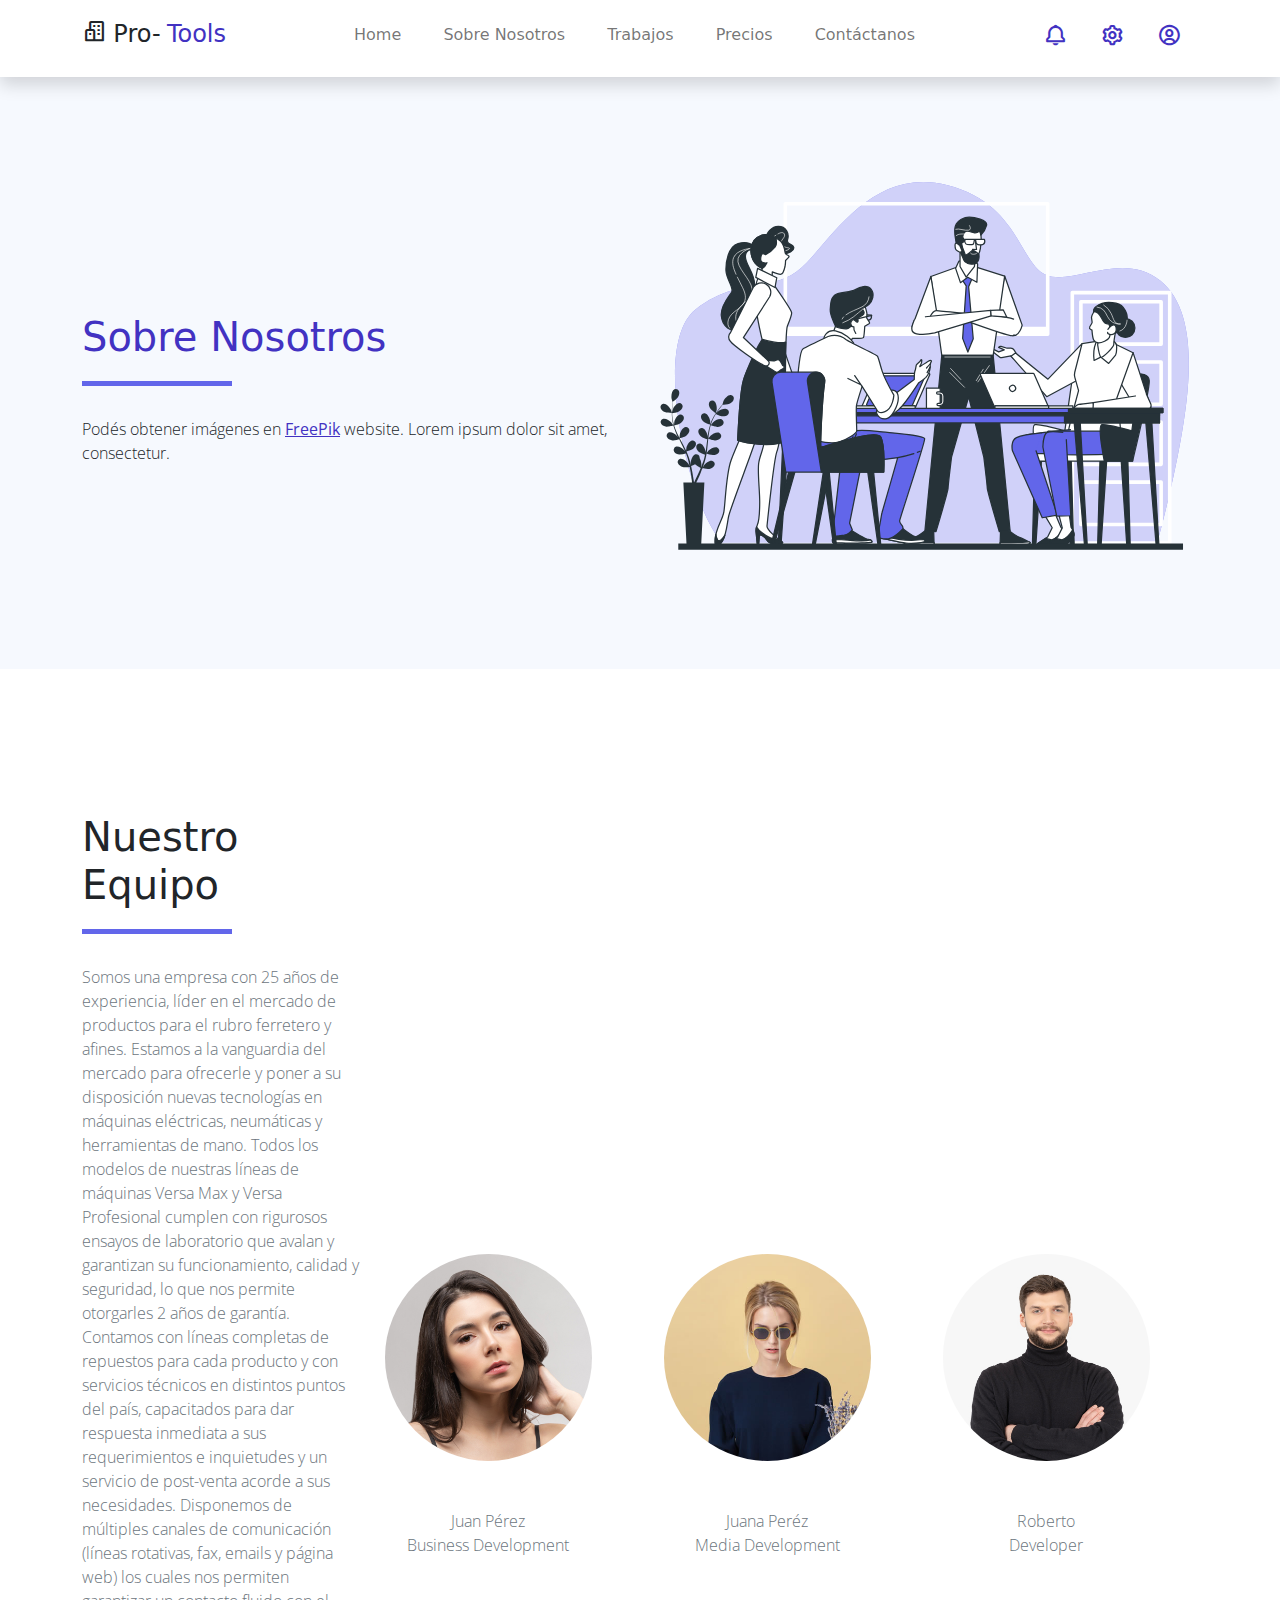
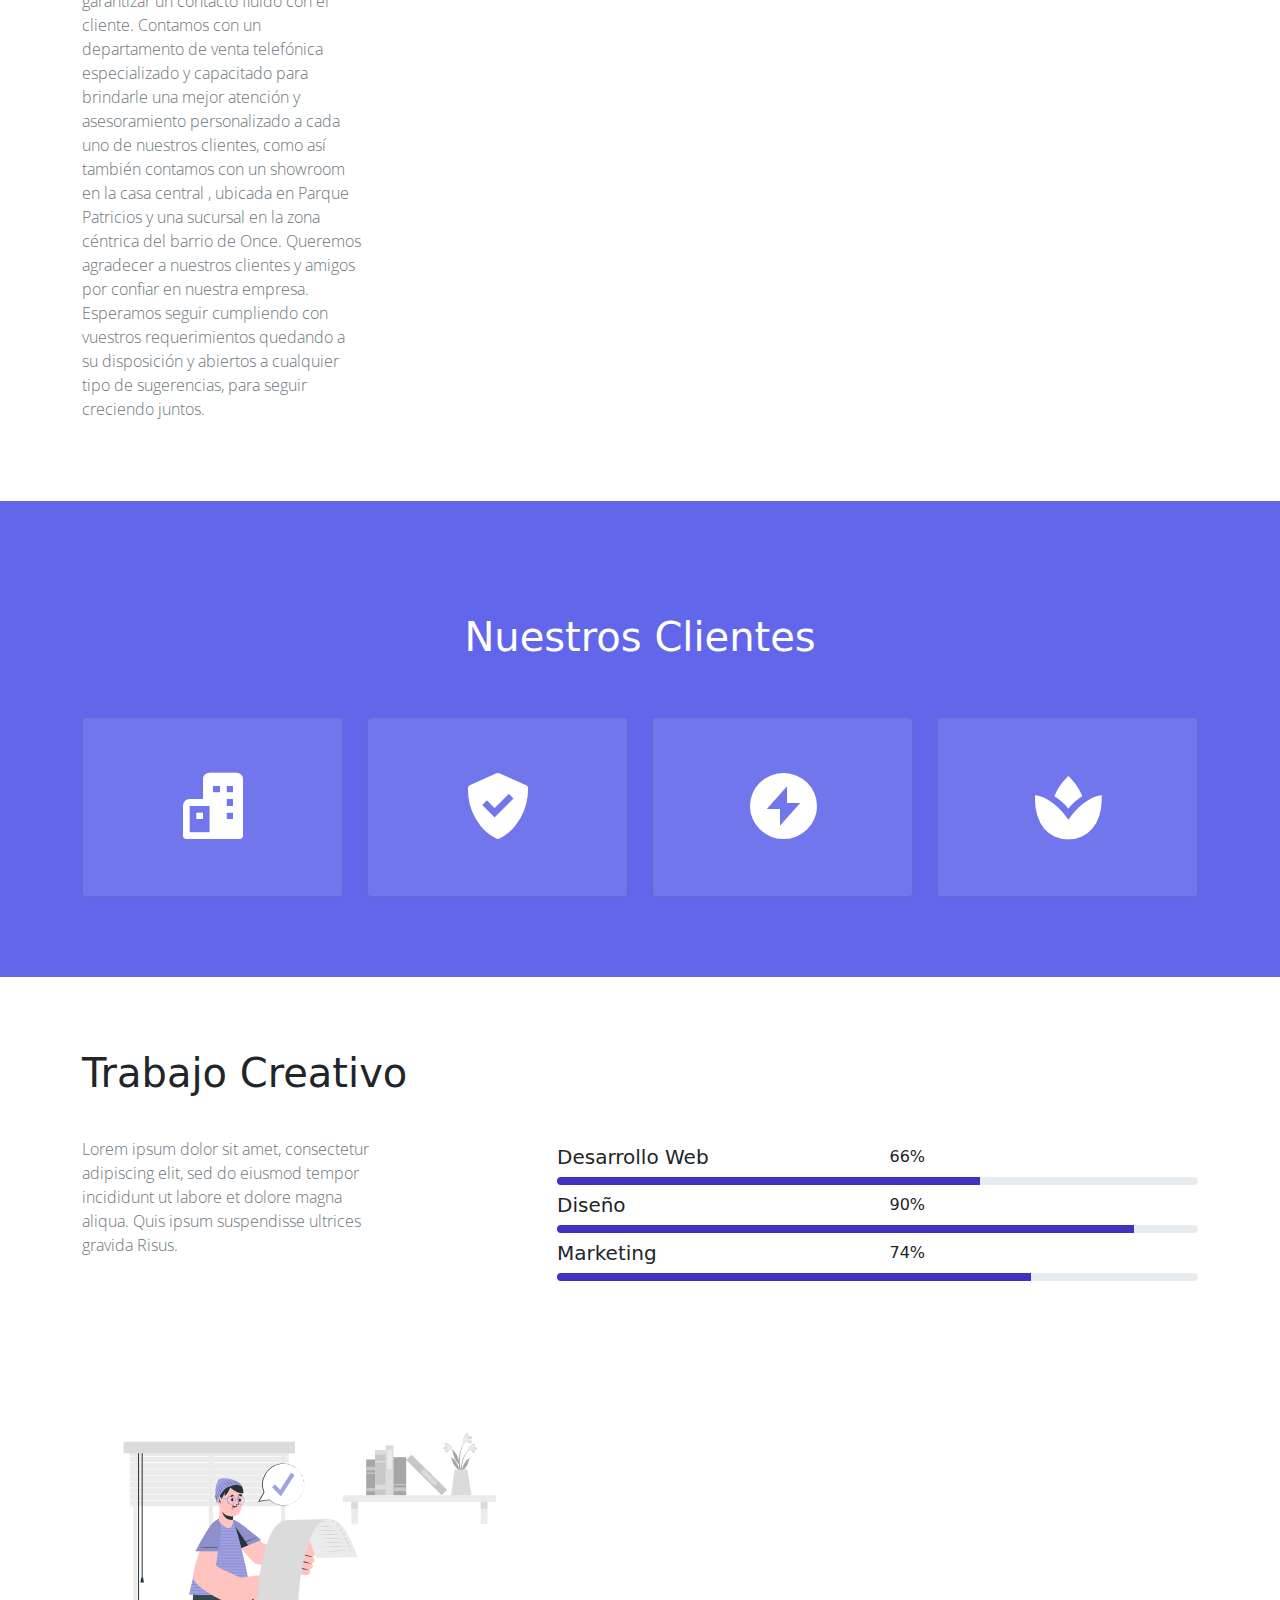
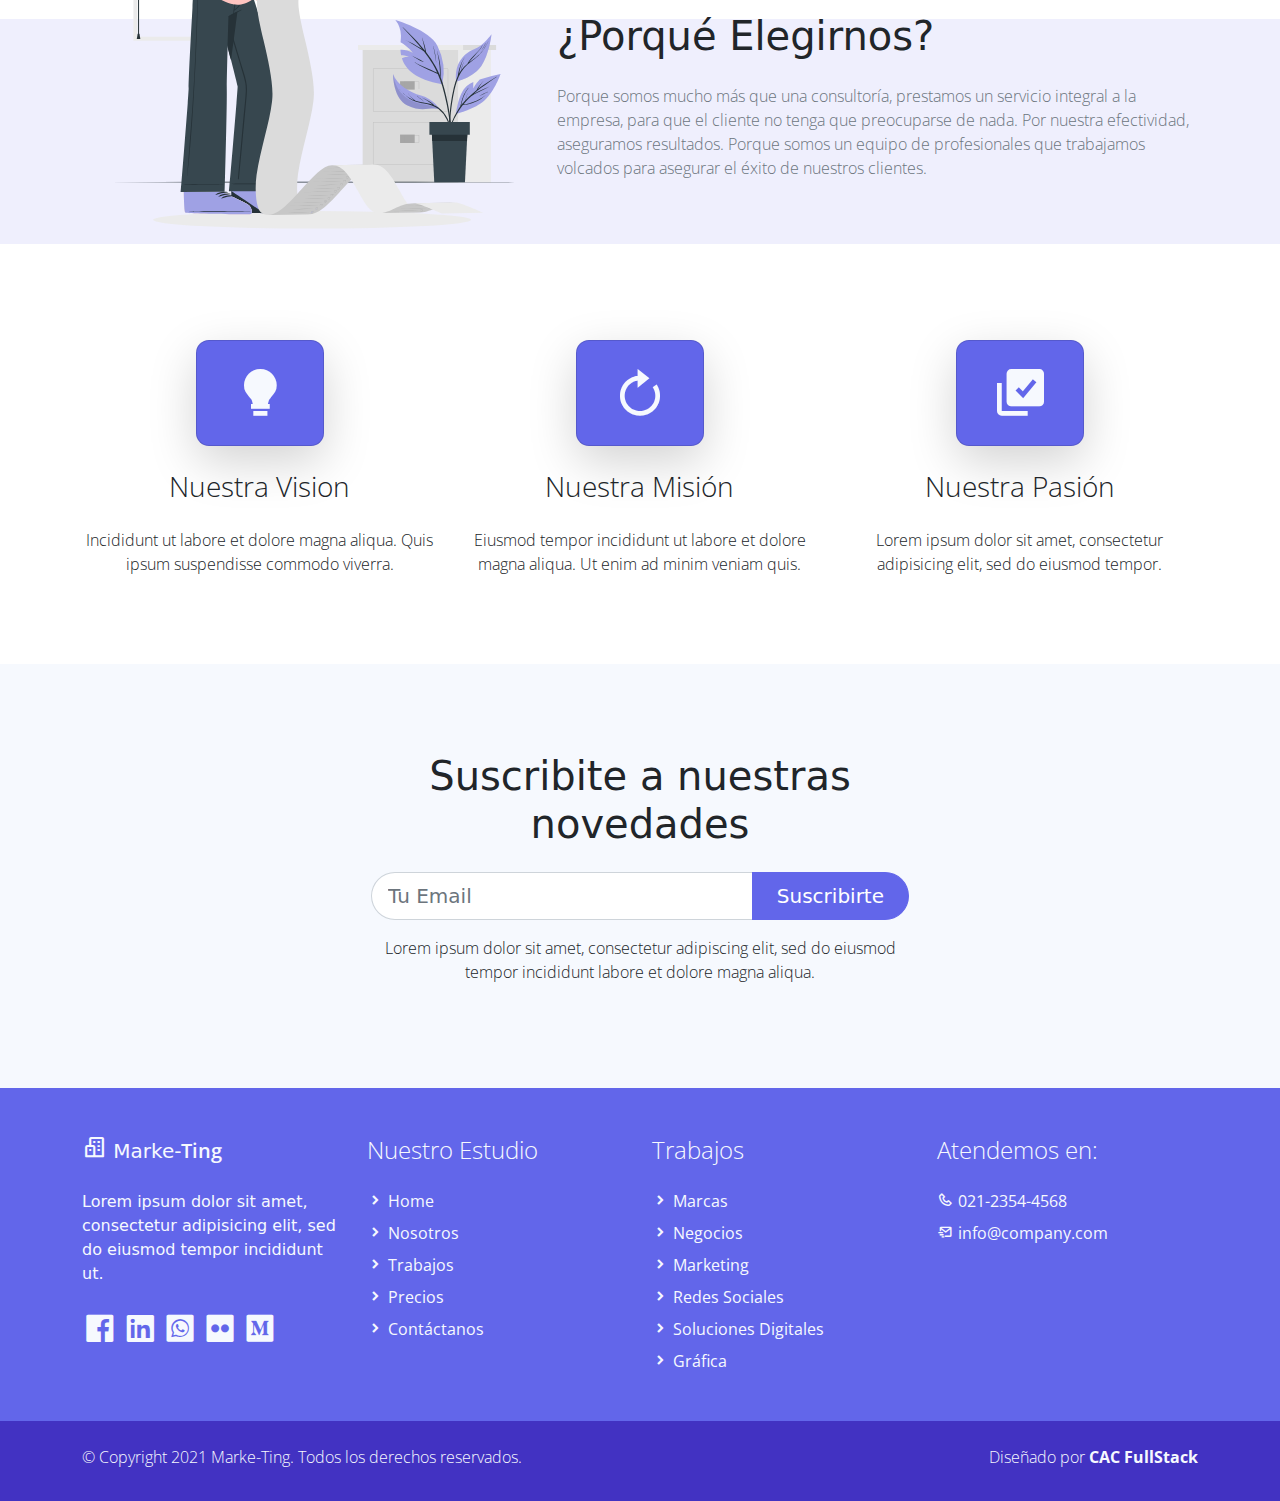
<file: about.html>
<!DOCTYPE html>
<html lang="es">

<head>
  <title>Pro Tools</title>
    <meta charset="utf-8">
    <meta name="viewport" content="width=device-width, initial-scale=1">
    <link rel="apple-touch-icon" href="assets/img/apple-icon.png">
    <link rel="shortcut icon" type="image/x-icon" href="assets/img/favicon.ico">
    <!-- Load Require CSS -->
    <link href="assets/css/bootstrap.min.css" rel="stylesheet">
    <!-- Font CSS -->
    <link href="assets/css/boxicon.min.css" rel="stylesheet">
    <link href="https://fonts.googleapis.com/css2?family=Open+Sans:wght@300;400;600&display=swap" rel="stylesheet">
    <link rel="stylesheet" href="assets/css/estilos.css">

</head>

<body>
    <!-- Header -->
    <nav id="main_nav" class="navbar navbar-expand-lg navbar-light bg-white shadow">
        <div class="container d-flex justify-content-between align-items-center">
            <a class="navbar-brand h1" href="index.html">
                <i class='bx bx-buildings bx-sm text-dark'></i>
                <span class="text-dark h4">Pro-</span> <span class="text-primary h4">Tools</span>
            </a>
            <button class="navbar-toggler border-0" type="button" data-bs-toggle="collapse" data-bs-target="#navbar-toggler-success" aria-controls="navbarSupportedContent" aria-expanded="false" aria-label="Toggle navigation">
                <span class="navbar-toggler-icon"></span>
            </button>

            <div class="align-self-center collapse navbar-collapse flex-fill  d-lg-flex justify-content-lg-between" id="navbar-toggler-success">
                <div class="flex-fill mx-xl-5 mb-2">
                    <ul class="nav navbar-nav d-flex justify-content-between mx-xl-5 text-center text-dark">
                       <li class="nav-item">
                            <a class="nav-link btn-outline-primary rounded-pill px-3" href="index.html">Home</a>
						<!-- px = padding y mx es el margin 
						rounded-pill =genera ese boton con bordes redondeados rounded-circle-->	
                        </li>
                        <li class="nav-item">
                            <a class="nav-link btn-outline-primary rounded-pill px-3" href="about.html">Sobre Nosotros</a>
                        </li>
                        <li class="nav-item">
                            <a class="nav-link btn-outline-primary rounded-pill px-3" href="work.html">Trabajos</a>
                        </li>
                        <li class="nav-item">
                            <a class="nav-link btn-outline-primary rounded-pill px-3" href="pricing.html">Precios</a>
                        </li>
                        <li class="nav-item">
                            <a class="nav-link btn-outline-primary rounded-pill px-3" href="contact.html">Contáctanos</a>
                        </li>
                    </ul>
                </div>
                <div class="navbar align-self-center d-flex">
                    <a class="nav-link" href="#"><i class='bx bx-bell bx-sm bx-tada-hover text-primary'></i></a>
                    <a class="nav-link" href="#"><i class='bx bx-cog bx-sm text-primary'></i></a>
                    <a class="nav-link" href="#"><i class='bx bx-user-circle bx-sm text-primary'></i></a>
                </div>
            </div>
        </div>
    </nav>
    <!-- Close Header -->


    <!-- Start Banner Hero -->
    <section class="bg-light w-100">
        <div class="container">
            <div class="row d-flex align-items-center py-5">
                <div class="col-lg-6 text-start">
                    <h1 class="h2 py-5 text-primary typo-space-line">Sobre Nosotros</h1>
                    <p class="light-300">
                        Podés obtener imágenes en <a rel="nofollow" href="http://freepik.com/" target="_blank">FreePik</a> website. Lorem ipsum dolor sit amet, consectetur.
                    </p>
                </div>
                <div class="col-lg-6">
                    <img src="./assets/img/banner-img-02.svg">
                </div>
            </div>
        </div>
    </section>
    <!-- End Banner Hero -->


    <!-- Start Team Member -->
    <section class="container py-5">
        <div class="pt-5 pb-3 d-lg-flex align-items-center gx-5">

            <div class="col-lg-3">
                <h2 class="h2 py-5 typo-space-line">Nuestro Equipo</h2>
                <p class="text-muted light-300">Somos una empresa con 25 años de experiencia, líder en el mercado de productos 
                para el rubro ferretero y afines. Estamos a la vanguardia del mercado para ofrecerle y poner a su disposición 
                nuevas tecnologías en máquinas eléctricas, neumáticas y herramientas de mano. Todos los modelos de nuestras líneas 
                de máquinas Versa Max y Versa Profesional cumplen con rigurosos ensayos de laboratorio que avalan y garantizan 
                su funcionamiento, calidad y seguridad, lo que nos permite otorgarles 2 años de garantía. Contamos con líneas completas 
                de repuestos para cada producto y con servicios técnicos en distintos puntos del país, 
                capacitados para dar respuesta inmediata a sus requerimientos e inquietudes y un servicio de post-venta acorde a sus 
                necesidades.
Disponemos de múltiples canales de comunicación (líneas rotativas, fax, emails y página web) los cuales nos permiten garantizar un contacto fluido con el cliente. Contamos con un departamento de venta telefónica especializado y capacitado para brindarle una mejor atención y asesoramiento personalizado a cada uno de nuestros clientes, como así también contamos con un showroom en la casa central , ubicada en Parque Patricios y una sucursal en la zona céntrica del barrio de Once. Queremos agradecer a nuestros clientes y amigos por confiar en nuestra empresa. Esperamos seguir cumpliendo con vuestros requerimientos quedando a su disposición y abiertos a cualquier tipo de sugerencias, para seguir creciendo juntos.
                </p>
            </div>

            <div class="col-lg-9 row">
                <div class="team-member col-md-4">
                    <img class="team-member-img img-fluid rounded-circle p-4" src="./assets/img/team-01.jpg" alt="Card image">
                    <ul class="team-member-caption list-unstyled text-center pt-4 text-muted light-300">
                        <li>Juan Pérez</li>
                        <li>Business Development</li>
                    </ul>
                </div>
                <div class="team-member col-md-4">
                    <img class="team-member-img img-fluid rounded-circle p-4" src="./assets/img/team-02.jpg" alt="Card image">
                    <ul class="team-member-caption list-unstyled text-center pt-4 text-muted light-300">
                        <li>Juana Peréz</li>
                        <li>Media Development</li>
                    </ul>
                </div>
                <div class="team-member col-md-4">
                    <img class="team-member-img img-fluid rounded-circle p-4" src="./assets/img/team-03.jpg" alt="Card image">
                    <ul class="team-member-caption list-unstyled text-center pt-4 text-muted light-300">
                        <li>Roberto</li>
                        <li>Developer</li>
                    </ul>
                </div>
            </div>

        </div>
    </section>
    <!-- End Team Member -->

    <!-- Start Our Partner -->
    <section class="bg-secondary py-3">
        <div class="container py-5">
            <h2 class="h2 text-white text-center py-5">Nuestros Clientes</h2>
            <div class="row text-center">
                <div class="col-md-3 mb-3">
                    <div class="card partner-wap py-5">
                        <a href="#"><i class='display-1 text-white bx bxs-buildings'></i></a>
                    </div>
                </div>
                <div class="col-md-3 mb-3">
                    <div class="card partner-wap py-5">
                        <a href="#"><i class='display-1 bx text-white bxs-check-shield bx-lg'></i></a>
                    </div>
                </div>
                <div class="col-md-3 mb-3">
                    <div class="card partner-wap py-5">
                        <a href="#"><i class='display-1 text-white bx bxs-bolt-circle'></i></a>
                    </div>
                </div>
                <div class="col-md-3 mb-3">
                    <div class="card partner-wap py-5">
                        <a href="#"><i class='display-1 text-white bx bxs-spa'></i></a>
                    </div>
                </div>
            </div>
        </div>
    </section>
    <!--End Our Partner-->

    <!-- Start Progress -->
    <section class="bg-white py-5">
        <div class="container my-4">

            <h1 class="creative-heading h2 pb-3">Trabajo Creativo</h1>

            <div class="creative-content row py-3">
                <div class="col-md-5">
                    <p class="text-muted col-lg-8 light-300">Lorem ipsum dolor sit amet, consectetur adipiscing elit, sed do eiusmod tempor incididunt ut labore et dolore magna aliqua. Quis ipsum suspendisse ultrices gravida Risus.
                    </p>
                </div>
                <div class="creative-progress col-md-7">

                    <div class="row mt-4 mt-sm-2">
                        <div class="col-6">
                            <h4 class="h5">Desarrollo Web</h4>
                        </div>
                        <div class="col-6 text-right">66%</div>
                    </div>
                    <div class="progress">
                        <div class="progress-bar" role="progressbar" style="width: 66%" aria-valuenow="66" aria-valuemin="0" aria-valuemax="100"></div>
                    </div>

                    <div class="row mt-4 mt-sm-2">
                        <div class="col-6">
                            <h4 class="h5">Diseño</h4>
                        </div>
                        <div class="col-6 text-right">90%</div>
                    </div>
                    <div class="progress">
                        <div class="progress-bar" role="progressbar" style="width: 90%" aria-valuenow="90" aria-valuemin="0" aria-valuemax="100"></div>
                    </div>


                    <div class="row mt-4 mt-sm-2">
                        <div class="col-6">
                            <h4 class="h5">Marketing</h4>
                        </div>
                        <div class="col-6 text-right">74%</div>
                    </div>
                    <div class="progress">
                        <div class="progress-bar" role="progressbar" style="width: 74%" aria-valuenow="74" aria-valuemin="0" aria-valuemax="100"></div>
                    </div>

                </div>
            </div>
        </div>
    </section>
    <!-- End Progress -->

    <!-- Start Choice -->
    <section class="why-us banner-bg bg-light">
        <div class="container my-4">
            <div class="row">
                <div class="banner-img col-lg-5">
                    <img src="./assets/img/work.svg" class="rounded img-fluid" alt="">
                </div>
                <div class="banner-content col-lg-7 align-self-end">
                    <h2 class="h2 pb-3">¿Porqué Elegirnos?</h2>
                    <p class="text-muted pb-5 light-300">Porque somos mucho más que una consultoría, prestamos un servicio integral a la empresa, para que el cliente no tenga que preocuparse de nada.
Por nuestra efectividad, aseguramos resultados.
Porque somos un equipo de profesionales que trabajamos volcados para asegurar el éxito de nuestros clientes.
                    </p>
                </div>
            </div>
        </div>
    </section>
    <!-- End Choice -->

    <!-- Start Aim -->
    <section class="banner-bg bg-white py-5">
        <div class="container my-4">
            <div class="row text-center">

                <div class="objective col-lg-4">
                    <div class="objective-icon card m-auto py-4 mb-2 mb-sm-4 bg-secondary shadow-lg">
                        <i class="display-4 bx bxs-bulb text-light"></i>
                    </div>
                    <h2 class="objective-heading h3 mb-2 mb-sm-4 light-300">Nuestra Vision</h2>
                    <p class="light-300">
                        Incididunt ut labore et dolore magna aliqua. Quis ipsum suspendisse commodo viverra.
                    </p>
                </div>

                <div class="objective col-lg-4 mt-sm-0 mt-4">
                    <div class="objective-icon card m-auto py-4 mb-2 mb-sm-4 bg-secondary shadow-lg">
                        <i class='display-4 bx bx-revision text-light'></i>
                    </div>
                    <h2 class="objective-heading h3 mb-2 mb-sm-4 light-300">Nuestra Misión</h2>
                    <p class="light-300">
                        Eiusmod tempor incididunt ut labore et dolore magna aliqua.
                        Ut enim ad minim veniam quis.
                    </p>
                </div>

                <div class="objective col-lg-4 mt-sm-0 mt-4">
                    <div class="objective-icon card m-auto py-4 mb-2 mb-sm-4 bg-secondary shadow-lg">
                        <i class="display-4 bx bxs-select-multiple text-light"></i>
                    </div>
                    <h2 class="objective-heading h3 mb-2 mb-sm-4 light-300">Nuestra Pasión</h2>
                    <p class="light-300">
                        Lorem ipsum dolor sit amet, consectetur adipisicing elit,
                        sed do eiusmod tempor.
                    </p>
                </div>

            </div>
        </div>
    </section>
    <!-- End Aim -->

    <!-- Start Contact -->
    <section class="banner-bg bg-light py-5">
        <div class="container">
            <div class="row">
                <div class="col-lg-6 mx-auto my-4 p-3">
                    <form action="#" method="get"><h1 class="h2 text-center">Suscribite a nuestras novedades</h1>
                    <div class="input-group py-3">
                    
                        <input name="email" type="mail" class="form-control form-control-lg rounded-pill rounded-end" id="email" placeholder="Tu Email" aria-label="Tu Email" required>
                        <button class="btn btn-secondary text-white btn-lg rounded-pill rounded-start px-lg-4" type="submit">Suscribirte</button>
                    </div>
                    <p class="text-center light-300">Lorem ipsum dolor sit amet, consectetur adipiscing elit, sed do eiusmod tempor incididunt labore et dolore magna aliqua.</p>
                    </form>
                </div>
            </div>
        </div>
    </section>
    <!-- End Contact -->


     <!-- Start Footer -->
    <footer class="bg-secondary pt-4">
        <div class="container">
            <div class="row py-4">

                <div class="col-lg-3 col-12 align-left">
                    <a class="navbar-brand" href="index.html">
                        <i class='bx bx-buildings bx-sm text-light'></i>
                        <span class="text-light h5">Marke-</span><span class="text-light h5 semi-bold-600">Ting</span>
                    </a>
                    <p class="text-light my-lg-4 my-2">
                        Lorem ipsum dolor sit amet, consectetur adipisicing elit,
                        sed do eiusmod tempor incididunt ut.
                    </p>
                    <ul class="list-inline footer-icons light-300">
                        <li class="list-inline-item m-0">
                            <a class="text-light" target="_blank" href="http://facebook.com/">
                                <i class='bx bxl-facebook-square bx-md'></i>
                            </a>
                        </li>
                        <li class="list-inline-item m-0">
                            <a class="text-light" target="_blank" href="https://www.linkedin.com/">
                                <i class='bx bxl-linkedin-square bx-md'></i>
                            </a>
                        </li>
                        <li class="list-inline-item m-0">
                            <a class="text-light" target="_blank" href="https://www.whatsapp.com/">
                                <i class='bx bxl-whatsapp-square bx-md'></i>
                            </a>
                        </li>
                        <li class="list-inline-item m-0">
                            <a class="text-light" target="_blank" href="https://www.flickr.com/">
                                <i class='bx bxl-flickr-square bx-md'></i>
                            </a>
                        </li>
                        <li class="list-inline-item m-0">
                            <a class="text-light" target="_blank" href="https://www.medium.com/">
                                <i class='bx bxl-medium-square bx-md' ></i>
                            </a>
                        </li>
                    </ul>
                </div>

                <div class="col-lg-3 col-md-4 my-sm-0 mt-4">
                    <h3 class="h4 pb-lg-3 text-light light-300">Nuestro Estudio</h2>
                        <ul class="list-unstyled text-light light-300">
                            <li class="pb-2">
                                <i class='bx-fw bx bxs-chevron-right bx-xs'></i><a class="text-decoration-none text-light" 
								href="index.html">Home</a>
                            </li>
                            <li class="pb-2">
                                <i class='bx-fw bx bxs-chevron-right bx-xs'></i><a class="text-decoration-none text-light py-1" 
								href="about.html">Nosotros</a>
                            </li>
                            <li class="pb-2">
                                <i class='bx-fw bx bxs-chevron-right bx-xs'></i><a class="text-decoration-none text-light py-1" 
								href="work.html">Trabajos</a>
                            </li>
                            <li class="pb-2">
                                <i class='bx-fw bx bxs-chevron-right bx-xs'></i></i><a class="text-decoration-none text-light py-1" 
								href="pricing.html">Precios</a>
                            </li>
                            <li class="pb-2">
                                <i class='bx-fw bx bxs-chevron-right bx-xs'></i><a class="text-decoration-none text-light py-1" 
								href="contact.html">Contáctanos</a>
                            </li>
                        </ul>
                </div>

                <div class="col-lg-3 col-md-4 my-sm-0 mt-4">
                    <h2 class="h4 pb-lg-3 text-light light-300">Trabajos</h2>
                    <ul class="list-unstyled text-light light-300">
                        <li class="pb-2">
                            <i class='bx-fw bx bxs-chevron-right bx-xs'></i><a class="text-decoration-none text-light py-1" 
							href="#">Marcas</a>
                        </li>
                        <li class="pb-2">
                            <i class='bx-fw bx bxs-chevron-right bx-xs'></i><a class="text-decoration-none text-light py-1" 
							href="#">Negocios</a>
                        </li>
                        <li class="pb-2">
                            <i class='bx-fw bx bxs-chevron-right bx-xs'></i><a class="text-decoration-none text-light py-1" 
							href="#">Marketing</a>
                        </li>
                        <li class="pb-2">
                            <i class='bx-fw bx bxs-chevron-right bx-xs'></i><a class="text-decoration-none text-light py-1" 
							href="#">Redes Sociales</a>
                        </li>
                        <li class="pb-2">
                            <i class='bx-fw bx bxs-chevron-right bx-xs'></i><a class="text-decoration-none text-light py-1" 
							href="#">Soluciones Digitales</a>
                        </li>
                        <li class="pb-2">
                            <i class='bx-fw bx bxs-chevron-right bx-xs'></i><a class="text-decoration-none text-light py-1" 
							href="#">Gráfica</a>
                        </li>
                    </ul>
                </div>

                <div class="col-lg-3 col-md-4 my-sm-0 mt-4">
                    <h2 class="h4 pb-lg-3 text-light light-300">Atendemos en:</h2>
                    <ul class="list-unstyled text-light light-300">
                        <li class="pb-2">
                            <i class='bx-fw bx bx-phone bx-xs'></i><a class="text-decoration-none text-light py-1" 
							href="tel:010-020-0340">021-2354-4568</a>
                        </li>
                        <li class="pb-2">
                            <i class='bx-fw bx bx-mail-send bx-xs'></i><a class="text-decoration-none text-light py-1"
							href="mailto:info@company.com">info@company.com</a>
                        </li>
                    </ul>
                </div>

            </div>
        </div>

        <div class="w-100 bg-primary py-3">
            <div class="container">
                <div class="row pt-2">
                    <div class="col-lg-6 col-sm-12">
                        <p class="text-lg-start text-center text-light light-300">
                            © Copyright 2021 Marke-Ting. Todos los derechos reservados.
                        </p>
                    </div>
                    <div class="col-lg-6 col-sm-12">
                        <p class="text-lg-end text-center text-light light-300">
                            Diseñado por <a rel="sponsored" class="text-decoration-none text-light" 
							href="https://cursophp.com.ar/" target="_blank"><strong>CAC FullStack</strong></a>
                        </p>
                    </div>
                </div>
            </div>
        </div>

    </footer>
    <!-- End Footer -->


    <!-- Bootstrap -->
    <script src="assets/js/bootstrap.bundle.min.js"></script>


</body>

</html>
</file>
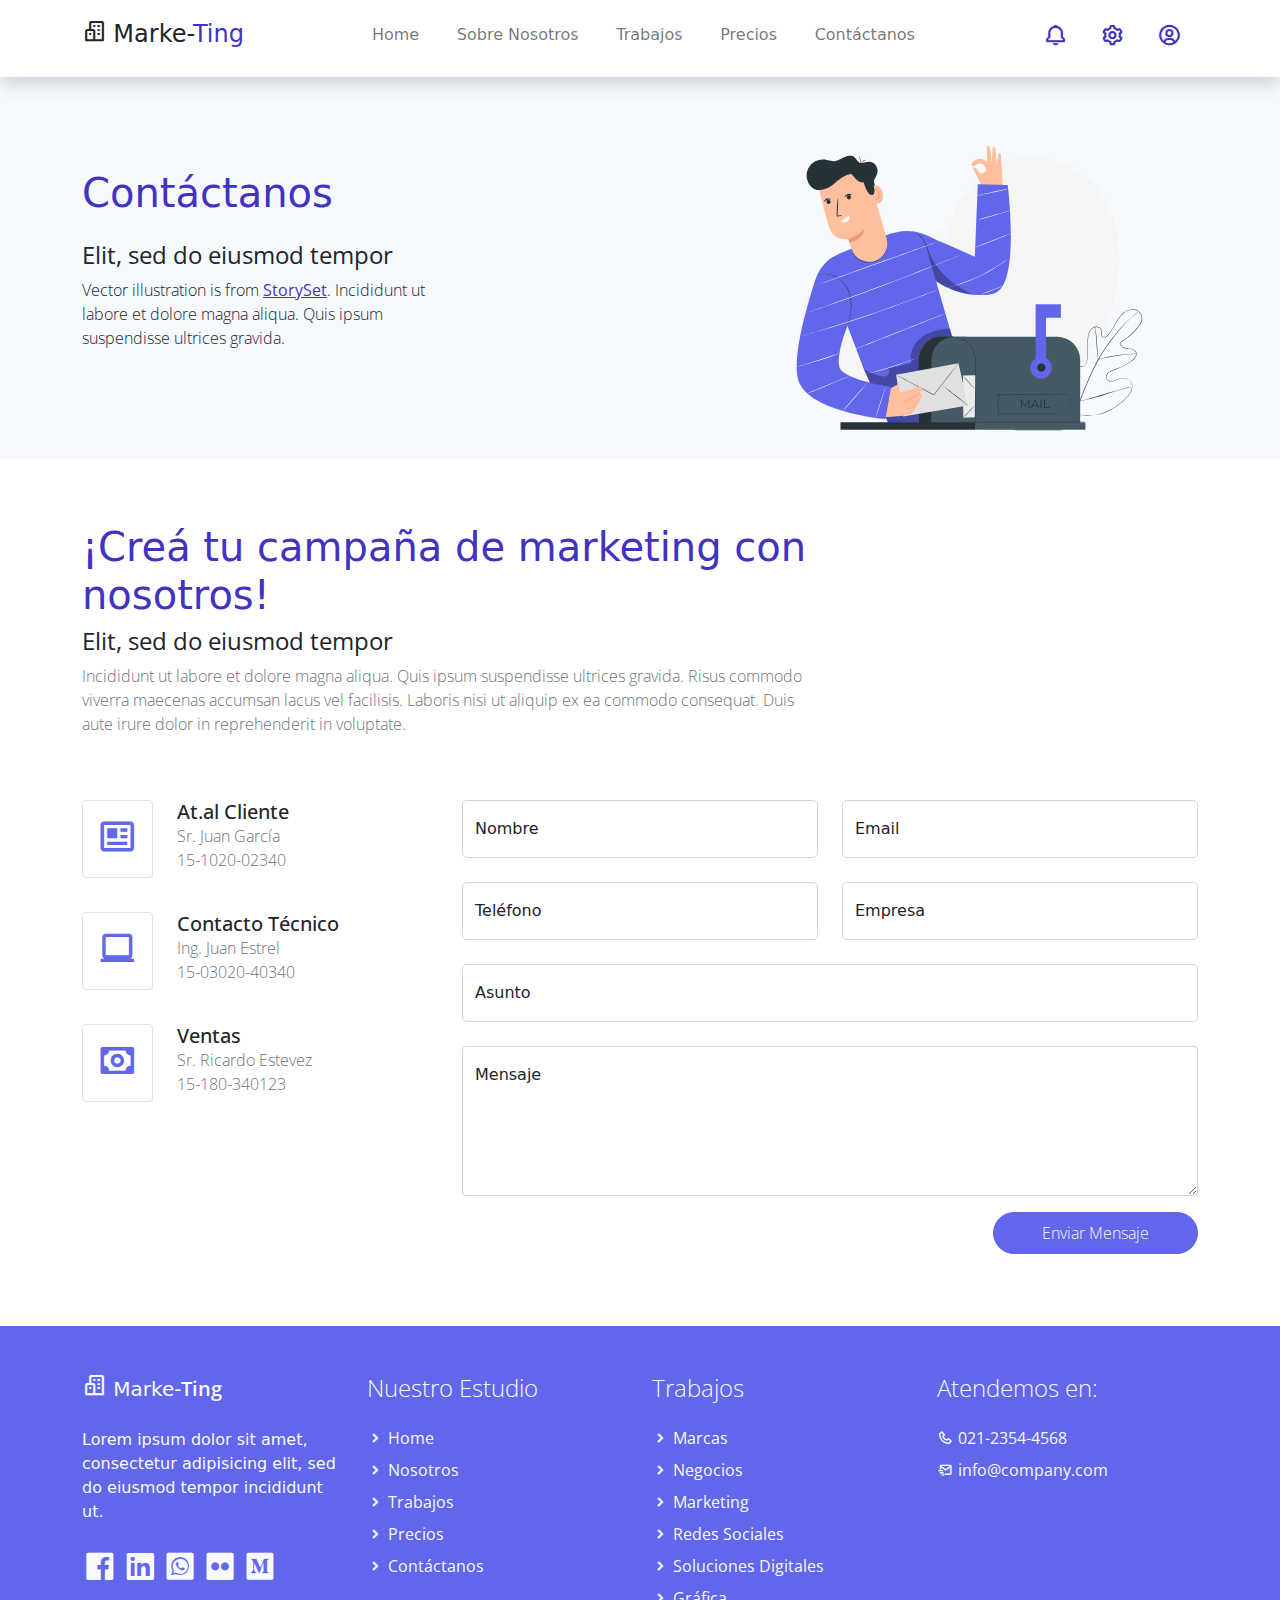
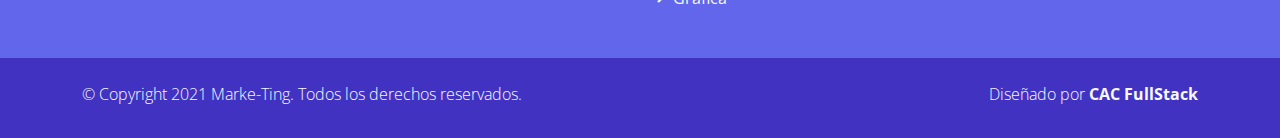
<file: contact.html>
<!DOCTYPE html>
<html lang="es">

<head>
  <title>Agencia de Marketing</title>
    <meta charset="utf-8">
    <meta name="viewport" content="width=device-width, initial-scale=1">
    <link rel="apple-touch-icon" href="assets/img/apple-icon.png">
    <link rel="shortcut icon" type="image/x-icon" href="assets/img/favicon.ico">
    <!-- Load Require CSS -->
    <link href="assets/css/bootstrap.min.css" rel="stylesheet">
    <!-- Font CSS -->
    <link href="assets/css/boxicon.min.css" rel="stylesheet">
    <link href="https://fonts.googleapis.com/css2?family=Open+Sans:wght@300;400;600&display=swap" rel="stylesheet">
		<!-- carga CSS -->
    <link rel="stylesheet" href="assets/css/estilos.css">

</head>

<body>
    <!-- Header -->
    <nav id="main_nav" class="navbar navbar-expand-lg navbar-light bg-white shadow">
        <div class="container d-flex justify-content-between align-items-center">
            <a class="navbar-brand h1" href="index.html">
                <i class='bx bx-buildings bx-sm text-dark'></i>
	       <span class="text-dark h4">Marke-</span><span class="text-primary h4">Ting</span></a>
           
            <button class="navbar-toggler border-0" type="button" data-bs-toggle="collapse" data-bs-target="#navbar-toggler-success" aria-controls="navbarSupportedContent" aria-expanded="false" aria-label="Toggle navigation">
                <span class="navbar-toggler-icon"></span>
            </button>

            <div class="align-self-center collapse navbar-collapse flex-fill  d-lg-flex justify-content-lg-between" id="navbar-toggler-success">
                <div class="flex-fill mx-xl-5 mb-2">
                    <ul class="nav navbar-nav d-flex justify-content-between mx-xl-5 text-center text-dark">
                       <li class="nav-item">
                            <a class="nav-link btn-outline-primary rounded-pill px-3" href="index.html">Home</a>
						<!-- px = padding y mx es el margin 
						rounded-pill =genera ese boton con bordes redondeados rounded-circle-->	
                        </li>
                        <li class="nav-item">
                            <a class="nav-link btn-outline-primary rounded-pill px-3" href="about.html">Sobre Nosotros</a>
                        </li>
                        <li class="nav-item">
                            <a class="nav-link btn-outline-primary rounded-pill px-3" href="work.html">Trabajos</a>
                        </li>
                        <li class="nav-item">
                            <a class="nav-link btn-outline-primary rounded-pill px-3" href="pricing.html">Precios</a>
                        </li>
                        <li class="nav-item">
                            <a class="nav-link btn-outline-primary rounded-pill px-3" href="contact.html">Contáctanos</a>
                        </li>
                    </ul>
                </div>
                <div class="navbar align-self-center d-flex">
                    <a class="nav-link" href="#"><i class='bx bx-bell bx-sm bx-tada-hover text-primary'></i></a>
                    <a class="nav-link" href="#"><i class='bx bx-cog bx-sm text-primary'></i></a>
                    <a class="nav-link" href="#"><i class='bx bx-user-circle bx-sm text-primary'></i></a>
                </div>
            </div>
        </div>
    </nav>
    <!-- Close Header -->


    <!-- Start Banner Hero -->
    <section class="bg-light">
        <div class="container py-4">
            <div class="row align-items-center justify-content-between">
                <div class="contact-header col-lg-4">
                    <h1 class="h2 pb-3 text-primary">Contáctanos</h1>
                    <h3 class="h4 regular-400">Elit, sed do eiusmod tempor</h3>
                    <p class="light-300">
                        Vector illustration is from <a rel="nofollow" href="https://storyset.com/" target="_blank">StorySet</a>.
                        Incididunt ut labore et dolore magna aliqua. Quis ipsum suspendisse ultrices gravida.
                    </p>
                </div>
                <div class="contact-img col-lg-5 align-items-end col-md-4">
                    <img src="./assets/img/banner-img-01.svg">
                </div>
            </div>
        </div>
    </section>
    <!-- End Banner Hero -->


    <!-- Start Contact -->
    <section class="container py-5">

        <h1 class="col-12 col-xl-8 h2 text-left text-primary pt-3">¡Creá tu campaña de marketing con nosotros!</h1>
        <h2 class="col-12 col-xl-8 h4 text-left regular-400">Elit, sed do eiusmod tempor </h2>
        <p class="col-12 col-xl-8 text-left text-muted pb-5 light-300">
            Incididunt ut labore et dolore magna aliqua. Quis ipsum suspendisse ultrices
            gravida. Risus commodo viverra maecenas accumsan lacus vel facilisis. Laboris
            nisi ut aliquip ex ea commodo consequat. Duis aute irure dolor in reprehenderit
            in voluptate.
        </p>

        <div class="row pb-4">
            <div class="col-lg-4">

                <div class="contact row mb-4">
                    <div class="contact-icon col-lg-3 col-3">
                        <div class="py-3 mb-2 text-center border rounded text-secondary">
                            <i class='display-6 bx bx-news'></i>
                        </div>
                    </div>
                    <ul class="contact-info list-unstyled col-lg-9 col-9  light-300">
                        <li class="h5 mb-0">At.al Cliente</li>
                        <li class="text-muted">Sr. Juan García</li>
                        <li class="text-muted">15-1020-02340</li>
                    </ul>
                </div>

                <div class="contact row mb-4">
                    <div class="contact-icon col-lg-3 col-3">
                        <div class="border py-3 mb-2 text-center border rounded text-secondary">
                            <i class='bx bx-laptop display-6' ></i>
                        </div>
                    </div>
                    <ul class="contact-info list-unstyled col-lg-9 col-9 light-300">
                        <li class="h5 mb-0">Contacto Técnico</li>
                        <li class="text-muted">Ing. Juan Estrel</li>
                        <li class="text-muted">15-03020-40340</li>
                    </ul>
                </div>

                <div class="contact row mb-4">
                    <div class="contact-icon col-lg-3 col-3">
                        <div class="border py-3 mb-2 text-center border rounded text-secondary">
                            <i class='bx bx-money display-6'></i>
                        </div>
                    </div>
                    <ul class="contact-info list-unstyled col-lg-9 col-9 light-300">
                        <li class="h5 mb-0">Ventas</li>
                        <li class="text-muted">Sr. Ricardo Estevez</li>
                        <li class="text-muted">15-180-340123</li>
                    </ul>
                </div>

            </div>


            <!-- Start Contact Form -->
            <div class="col-lg-8 ">
                <form class="contact-form row" method="post" action="#" role="form">

                    <div class="col-lg-6 mb-4">
                        <div class="form-floating">
                            <input type="text" class="form-control form-control-lg light-300" id="floatingname" name="inputname" placeholder="Name">
                            <label for="floatingname light-300">Nombre</label>
                        </div>
                    </div><!-- End Input Name -->

                    <div class="col-lg-6 mb-4">
                        <div class="form-floating">
                            <input type="text" class="form-control form-control-lg light-300" id="floatingemail" name="inputemail" placeholder="Email">
                            <label for="floatingemail light-300">Email</label>
                        </div>
                    </div><!-- End Input Email -->

                    <div class="col-lg-6 mb-4">
                        <div class="form-floating">
                            <input type="text" class="form-control form-control-lg light-300" id="floatingphone" name="inputphone" placeholder="Phone">
                            <label for="floatingphone light-300">Teléfono</label>
                        </div>
                    </div><!-- End Input Phone -->

                    <div class="col-lg-6 mb-4">
                        <div class="form-floating">
                            <input type="text" class="form-control form-control-lg light-300" id="floatingcompany" name="inputcompany" placeholder="Company Name">
                            <label for="floatingcompany light-300">Empresa</label>
                        </div>
                    </div><!-- End Input Company Name -->

                    <div class="col-12">
                        <div class="form-floating mb-4">
                            <input type="text" class="form-control form-control-lg light-300" id="floatingsubject" name="inputsubject" placeholder="Subject">
                            <label for="floatingsubject light-300">Asunto</label>
                        </div>
                    </div><!-- End Input Subject -->

                    <div class="col-12">
                        <div class="form-floating mb-3">
                            <textarea class="form-control light-300" rows="8" placeholder="Message" id="floatingtextarea"></textarea>
                            <label for="floatingtextarea light-300">Mensaje</label>
                        </div>
                    </div><!-- End Textarea Message -->

                    <div class="col-md-12 col-12 m-auto text-end">
                        <button type="submit" class="btn btn-secondary rounded-pill px-md-5 px-4 py-2 radius-0 text-light light-300">Enviar Mensaje</button>
                    </div>

                </form>
            </div>
            <!-- End Contact Form -->


        </div>
    </section>
    <!-- End Contact -->


     <!-- Start Footer -->
    <footer class="bg-secondary pt-4">
        <div class="container">
            <div class="row py-4">

                <div class="col-lg-3 col-12 align-left">
                    <a class="navbar-brand" href="index.html">
                        <i class='bx bx-buildings bx-sm text-light'></i>
                        <span class="text-light h5">Marke-</span><span class="text-light h5 semi-bold-600">Ting</span>
                    </a>
                    <p class="text-light my-lg-4 my-2">
                        Lorem ipsum dolor sit amet, consectetur adipisicing elit,
                        sed do eiusmod tempor incididunt ut.
                    </p>
                    <ul class="list-inline footer-icons light-300">
                        <li class="list-inline-item m-0">
                            <a class="text-light" target="_blank" href="http://facebook.com/">
                                <i class='bx bxl-facebook-square bx-md'></i>
                            </a>
                        </li>
                        <li class="list-inline-item m-0">
                            <a class="text-light" target="_blank" href="https://www.linkedin.com/">
                                <i class='bx bxl-linkedin-square bx-md'></i>
                            </a>
                        </li>
                        <li class="list-inline-item m-0">
                            <a class="text-light" target="_blank" href="https://www.whatsapp.com/">
                                <i class='bx bxl-whatsapp-square bx-md'></i>
                            </a>
                        </li>
                        <li class="list-inline-item m-0">
                            <a class="text-light" target="_blank" href="https://www.flickr.com/">
                                <i class='bx bxl-flickr-square bx-md'></i>
                            </a>
                        </li>
                        <li class="list-inline-item m-0">
                            <a class="text-light" target="_blank" href="https://www.medium.com/">
                                <i class='bx bxl-medium-square bx-md' ></i>
                            </a>
                        </li>
                    </ul>
                </div>

                <div class="col-lg-3 col-md-4 my-sm-0 mt-4">
                    <h3 class="h4 pb-lg-3 text-light light-300">Nuestro Estudio</h2>
                        <ul class="list-unstyled text-light light-300">
                            <li class="pb-2">
                                <i class='bx-fw bx bxs-chevron-right bx-xs'></i><a class="text-decoration-none text-light" 
								href="index.html">Home</a>
                            </li>
                            <li class="pb-2">
                                <i class='bx-fw bx bxs-chevron-right bx-xs'></i><a class="text-decoration-none text-light py-1" 
								href="about.html">Nosotros</a>
                            </li>
                            <li class="pb-2">
                                <i class='bx-fw bx bxs-chevron-right bx-xs'></i><a class="text-decoration-none text-light py-1" 
								href="work.html">Trabajos</a>
                            </li>
                            <li class="pb-2">
                                <i class='bx-fw bx bxs-chevron-right bx-xs'></i></i><a class="text-decoration-none text-light py-1" 
								href="pricing.html">Precios</a>
                            </li>
                            <li class="pb-2">
                                <i class='bx-fw bx bxs-chevron-right bx-xs'></i><a class="text-decoration-none text-light py-1" 
								href="contact.html">Contáctanos</a>
                            </li>
                        </ul>
                </div>

                <div class="col-lg-3 col-md-4 my-sm-0 mt-4">
                    <h2 class="h4 pb-lg-3 text-light light-300">Trabajos</h2>
                    <ul class="list-unstyled text-light light-300">
                        <li class="pb-2">
                            <i class='bx-fw bx bxs-chevron-right bx-xs'></i><a class="text-decoration-none text-light py-1" 
							href="#">Marcas</a>
                        </li>
                        <li class="pb-2">
                            <i class='bx-fw bx bxs-chevron-right bx-xs'></i><a class="text-decoration-none text-light py-1" 
							href="#">Negocios</a>
                        </li>
                        <li class="pb-2">
                            <i class='bx-fw bx bxs-chevron-right bx-xs'></i><a class="text-decoration-none text-light py-1" 
							href="#">Marketing</a>
                        </li>
                        <li class="pb-2">
                            <i class='bx-fw bx bxs-chevron-right bx-xs'></i><a class="text-decoration-none text-light py-1" 
							href="#">Redes Sociales</a>
                        </li>
                        <li class="pb-2">
                            <i class='bx-fw bx bxs-chevron-right bx-xs'></i><a class="text-decoration-none text-light py-1" 
							href="#">Soluciones Digitales</a>
                        </li>
                        <li class="pb-2">
                            <i class='bx-fw bx bxs-chevron-right bx-xs'></i><a class="text-decoration-none text-light py-1" 
							href="#">Gráfica</a>
                        </li>
                    </ul>
                </div>

                <div class="col-lg-3 col-md-4 my-sm-0 mt-4">
                    <h2 class="h4 pb-lg-3 text-light light-300">Atendemos en:</h2>
                    <ul class="list-unstyled text-light light-300">
                        <li class="pb-2">
                            <i class='bx-fw bx bx-phone bx-xs'></i><a class="text-decoration-none text-light py-1" 
							href="tel:010-020-0340">021-2354-4568</a>
                        </li>
                        <li class="pb-2">
                            <i class='bx-fw bx bx-mail-send bx-xs'></i><a class="text-decoration-none text-light py-1"
							href="mailto:info@company.com">info@company.com</a>
                        </li>
                    </ul>
                </div>

            </div>
        </div>

        <div class="w-100 bg-primary py-3">
            <div class="container">
                <div class="row pt-2">
                    <div class="col-lg-6 col-sm-12">
                        <p class="text-lg-start text-center text-light light-300">
                            © Copyright 2021 Marke-Ting. Todos los derechos reservados.
                        </p>
                    </div>
                    <div class="col-lg-6 col-sm-12">
                        <p class="text-lg-end text-center text-light light-300">
                            Diseñado por <a rel="sponsored" class="text-decoration-none text-light" 
							href="https://cursophp.com.ar/" target="_blank"><strong>CAC FullStack</strong></a>
                        </p>
                    </div>
                </div>
            </div>
        </div>

    </footer>
    <!-- End Footer -->



    <!-- Bootstrap -->
    <script src="assets/js/bootstrap.bundle.min.js"></script>


</body>

</html>
</file>
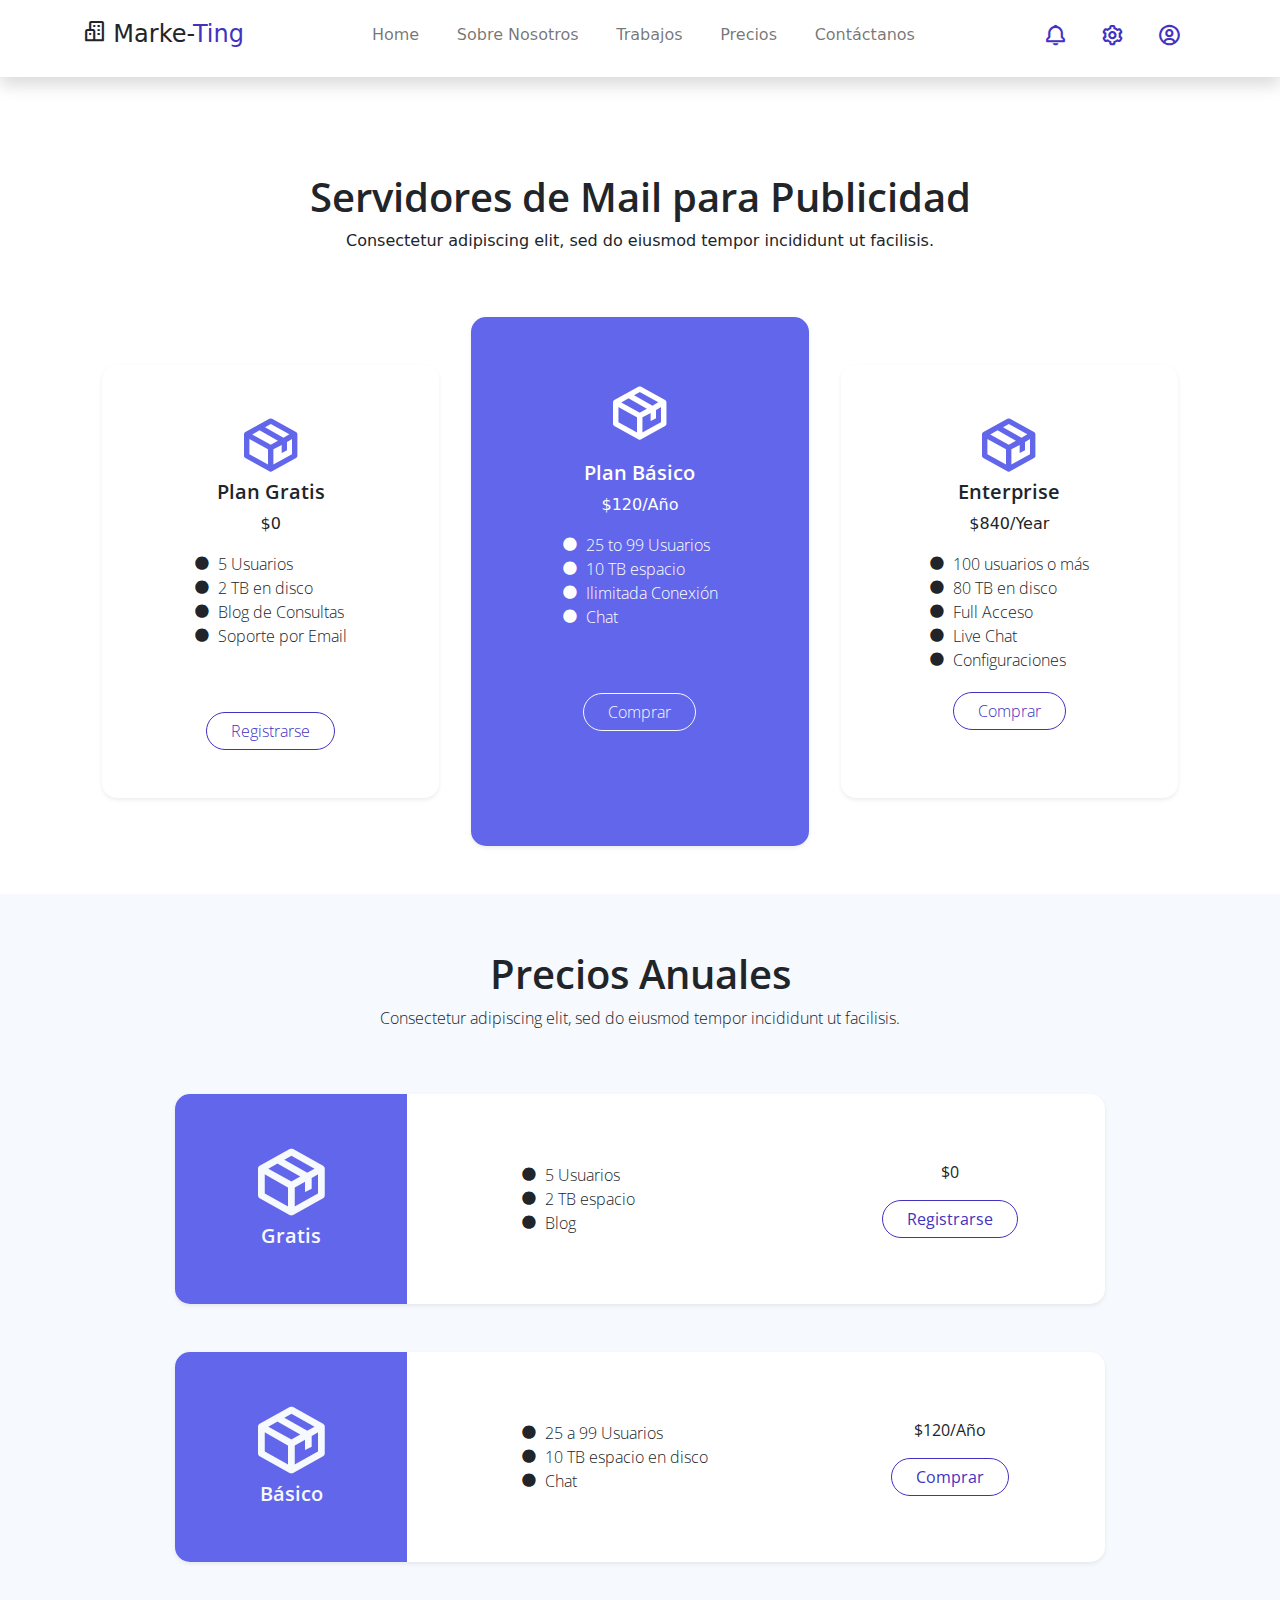
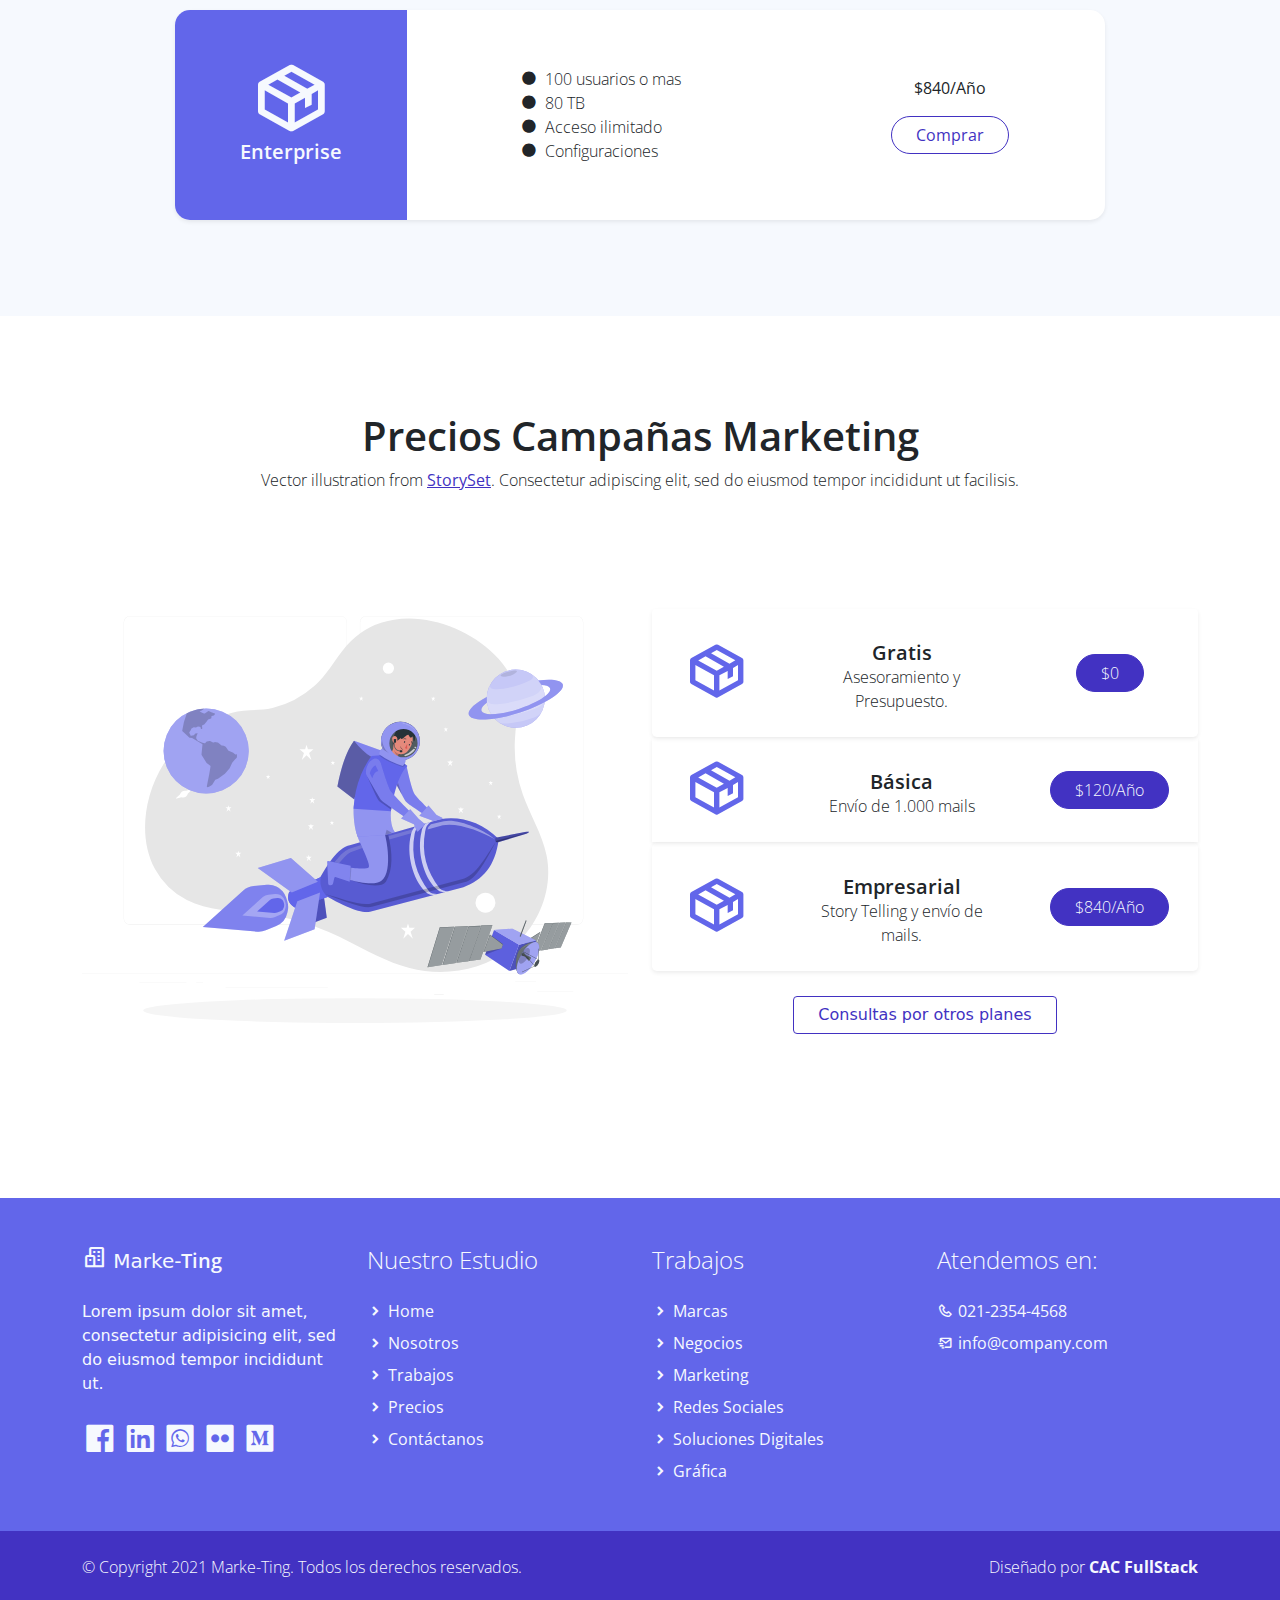
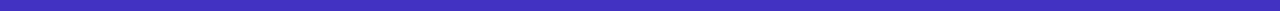
<file: pricing.html>
<!DOCTYPE html>
<html lang="es">

<head>
  <title>Agencia de Marketing</title>
    <meta charset="utf-8">
    <meta name="viewport" content="width=device-width, initial-scale=1">
    <link rel="apple-touch-icon" href="assets/img/apple-icon.png">
    <link rel="shortcut icon" type="image/x-icon" href="assets/img/favicon.ico">
    <!-- Load Require CSS -->
    <link href="assets/css/bootstrap.min.css" rel="stylesheet">
    <!-- Font CSS -->
    <link href="assets/css/boxicon.min.css" rel="stylesheet">
    <link href="https://fonts.googleapis.com/css2?family=Open+Sans:wght@300;400;600&display=swap" rel="stylesheet">
		<!-- carga CSS -->
    <link rel="stylesheet" href="assets/css/estilos.css">
</head>

<body>
    <!-- Header -->
    <nav id="main_nav" class="navbar navbar-expand-lg navbar-light bg-white shadow">
        <div class="container d-flex justify-content-between align-items-center">
            <a class="navbar-brand h1" href="index.html">
                <i class='bx bx-buildings bx-sm text-dark'></i>
	       <span class="text-dark h4">Marke-</span><span class="text-primary h4">Ting</span></a>

            <button class="navbar-toggler border-0" type="button" data-bs-toggle="collapse" data-bs-target="#navbar-toggler-success" aria-controls="navbarSupportedContent" aria-expanded="false" aria-label="Toggle navigation">
                <span class="navbar-toggler-icon"></span>
            </button>

            <div class="align-self-center collapse navbar-collapse flex-fill  d-lg-flex justify-content-lg-between" id="navbar-toggler-success">
                <div class="flex-fill mx-xl-5 mb-2">
                    <ul class="nav navbar-nav d-flex justify-content-between mx-xl-5 text-center text-dark">
                       <li class="nav-item">
                            <a class="nav-link btn-outline-primary rounded-pill px-3" href="index.html">Home</a>
						<!-- px = padding y mx es el margin 
						rounded-pill =genera ese boton con bordes redondeados rounded-circle-->	
                        </li>
                        <li class="nav-item">
                            <a class="nav-link btn-outline-primary rounded-pill px-3" href="about.html">Sobre Nosotros</a>
                        </li>
                        <li class="nav-item">
                            <a class="nav-link btn-outline-primary rounded-pill px-3" href="work.html">Trabajos</a>
                        </li>
                        <li class="nav-item">
                            <a class="nav-link btn-outline-primary rounded-pill px-3" href="pricing.html">Precios</a>
                        </li>
                        <li class="nav-item">
                            <a class="nav-link btn-outline-primary rounded-pill px-3" href="contact.html">Contáctanos</a>
                        </li>
                    </ul>
                </div>
                <div class="navbar align-self-center d-flex">
                    <a class="nav-link" href="#"><i class='bx bx-bell bx-sm bx-tada-hover text-primary'></i></a>
                    <a class="nav-link" href="#"><i class='bx bx-cog bx-sm text-primary'></i></a>
                    <a class="nav-link" href="#"><i class='bx bx-user-circle bx-sm text-primary'></i></a>
                </div>
            </div>
        </div>
    </nav>
    <!-- Close Header -->


    <!-- Start pricing -->
    <div class="container-lg py-5">
        <div class="col-md-12 m-auto text-center py-5">
            <h1 class="pricing-header h2 semi-bold-600">Servidores de Mail para Publicidad</h1>
            <p class="pricing-footer">
                Consectetur adipiscing elit, sed do eiusmod tempor incididunt ut facilisis.
            </p>
        </div>


        <div class="row px-lg-3">


            <div class="col-md-4 pb-5 pt-sm-0 mt-5 px-xl-3">
                <div class="pricing-table card h-100 shadow-sm border-0 py-5">
                    <div class="pricing-table-body card-body rounded-pill text-center align-self-center p-md-0">
                        <i class="pricing-table-icon display-3 bx bx-package text-secondary"></i>
                        <h2 class="pricing-table-heading h5 semi-bold-600">Plan Gratis</h2>
                        <p>$0</p>
                        <ul class="pricing-table-body text-start text-dark px-4 list-unstyled light-300">
                            <li><i class="bx bxs-circle me-2"></i>5 Usuarios</li>
                            <li><i class="bx bxs-circle me-2"></i>2 TB en disco</li>
                            <li><i class="bx bxs-circle me-2"></i>Blog de Consultas</li>
                            <li><i class="bx bxs-circle me-2"></i>Soporte por Email</li>
                        </ul>
                        <div class="pricing-table-footer pt-5">
                            <a href="#" class="btn rounded-pill px-4 btn-outline-primary light-300">Registrarse</a>
                        </div>
                    </div>
                </div>
            </div>


            <div class="col-md-4 pt-sm-0 pt-3 px-xl-3">
                <div class="pricing-table card bg-secondary h-100 card-rounded shadow-sm border-0 py-5">
                    <div class="pricing-table-body card-body text-center text-white align-self-center p-md-0">
                        <i class="pricing-table-icon display-3 bx bx-package text-white py-3"></i>
                        <h2 class="pricing-table-heading h5 semi-bold-600">Plan Básico</h2>
                        <p>$120/Año</p>
                        <ul class="pricing-table-list text-start text-dark px-4 list-unstyled light-300">
                            <li class="text-white"><i class="bx bxs-circle me-2"></i>25 to 99 Usuarios</li>
                            <li class="text-white"><i class="bx bxs-circle me-2"></i>10 TB espacio</li>
                            <li class="text-white"><i class="bx bxs-circle me-2"></i>Ilimitada Conexión</li>
                            <li class="text-white"><i class="bx bxs-circle me-2"></i>Chat</li>
                        </ul>
                        <div class="pricing-table-footer pt-5 pb-2">
                            <a href="#" class="btn rounded-pill px-4 btn-outline-light light-300">Comprar</a>
                        </div>
                    </div>
                </div>
            </div>


            <div class="col-md-4 pb-5 pt-sm-0 mt-5 px-xl-3">
                <div class="pricing-table card h-100 shadow-sm border-0 py-5">
                    <div class="pricing-table-body card-body text-center align-self-center p-md-0">
                        <i class="pricing-table-icon display-3 bx bx-package text-secondary"></i>
                        <h2 class="pricing-table-heading h5 semi-bold-600">Enterprise</h2>
                        <p>$840/Year</p>
                        <ul class="pricing-table-list text-start text-dark px-4 list-unstyled light-300">
                            <li><i class="bx bxs-circle me-2"></i>100 usuarios o más</li>
                            <li><i class="bx bxs-circle me-2"></i>80 TB en disco</li>
                            <li><i class="bx bxs-circle me-2"></i>Full Acceso</li>
                            <li><i class="bx bxs-circle me-2"></i>Live Chat</li>
                            <li><i class="bx bxs-circle me-2"></i>Configuraciones</li>
                        </ul>
                        <div class="pricing-table-footer pt-1">
                            <a href="#" class="btn rounded-pill px-4 btn-outline-primary light-300">Comprar</a>
                        </div>
                    </div>
                </div>
            </div>


        </div>
    </div>
    <!-- End Content -->





    <!-- Start Pricing Horizontal Section -->
    <section class="bg-light pt-sm-0 py-5">
        <div class="container py-5">

            <h1 class="h2 semi-bold-600 text-center mt-2">Precios Anuales</h1>
            <p class="text-center pb-5 light-300">Consectetur adipiscing elit, sed do eiusmod tempor incididunt ut facilisis.</p>

            <!-- Start Pricing Horizontal -->
            <div class="pricing-horizontal row col-10 m-auto d-flex shadow-sm rounded overflow-hidden bg-white">
                <div class="pricing-horizontal-icon col-md-3 text-center bg-secondary text-light py-4">
                    <i class="display-1 bx bx-package pt-4"></i>
                    <h5 class="h5 semi-bold-600 pb-4 light-300">Gratis</h5>
                </div>
                <div class="pricing-horizontal-body offset-lg-1 col-md-5 col-lg-4 d-flex align-items-center pl-5 pt-lg-0 pt-4">
                    <ul class="text-left px-4 list-unstyled mb-0 light-300">
                        <li><i class="bx bxs-circle me-2"></i>5 Usuarios</li>
                        <li><i class="bx bxs-circle me-2"></i>2 TB espacio</li>
                        <li><i class="bx bxs-circle me-2"></i>Blog</li>
                    </ul>
                </div>
                <div class="pricing-horizontal-tag col-md-4 text-center pt-3 d-flex align-items-center">
                    <div class="w-100 light-300">
                        <p>$0</p>
                        <a href="#" class="btn rounded-pill px-4 btn-outline-primary mb-3">Registrarse</a>
                    </div>
                </div>
            </div>
            <!-- End Pricing Horizontal -->

            <!-- Start Pricing Horizontal -->
            <div class="pricing-horizontal row col-10 m-auto d-flex shadow-sm rounded overflow-hidden my-5 bg-white">
                <div class="pricing-horizontal-icon col-md-3 text-center bg-secondary text-light py-4">
                    <i class="display-1 bx bx-package pt-4"></i>
                    <h5 class="h5 semi-bold-600 pb-4 light-300">Básico</h5>
                </div>
                <div class="pricing-horizontal-body offset-lg-1 col-md-5 col-lg-4 d-flex align-items-center pl-5 pt-lg-0 pt-4">
                    <ul class="text-left px-4 list-unstyled mb-0 light-300">
                        <li><i class="bx bxs-circle me-2"></i>25 a 99 Usuarios</li>
                        <li><i class="bx bxs-circle me-2"></i>10 TB espacio en disco</li>
                        <li><i class="bx bxs-circle me-2"></i>Chat</li>
                    </ul>
                </div>
                <div class="pricing-horizontal-tag col-md-4 text-center pt-3 d-flex align-items-center">
                    <div class="w-100 light-300">
                        <p>$120/Año</p>
                        <a href="#" class="btn rounded-pill px-4 btn-outline-primary mb-3">Comprar</a>
                    </div>
                </div>
            </div>
            <!-- End Pricing Horizontal -->

            <!-- Start Pricing Horizontal -->
            <div class="pricing-horizontal row col-10 m-auto d-flex shadow-sm rounded overflow-hidden bg-white">
                <div class="pricing-horizontal-icon col-md-3 text-center bg-secondary text-light py-4">
                    <i class="display-1 bx bx-package pt-4"></i>
                    <h5 class="h5 semi-bold-600 pb-4 light-300">Enterprise</h5>
                </div>
                <div class="pricing-horizontal-body offset-lg-1 col-md-5 col-lg-4 d-flex align-items-center pl-5 pt-lg-0 pt-4">
                    <ul class="text-left px-4 list-unstyled mb-0 light-300">
                        <li><i class="bx bxs-circle me-2"></i>100 usuarios o mas</li>
                        <li><i class="bx bxs-circle me-2"></i>80 TB</li>
                        <li><i class="bx bxs-circle me-2"></i>Acceso ilimitado</li>
                        <li><i class="bx bxs-circle me-2"></i>Configuraciones</li>
                    </ul>
                </div>
                <div class="pricing-horizontal-tag col-md-4 text-center pt-3 d-flex align-items-center">
                    <div class="w-100 light-300">
                        <p>$840/Año</p>
                        <a href="#" class="btn rounded-pill px-4 btn-outline-primary mb-3">Comprar</a>
                    </div>
                </div>
            </div>
            <!-- End Pricing Horizontal -->

        </div>
    </section>
    <!--End Pricing Horizontal Section-->

    <section class="container py-5">

        <h1 class="h2 semi-bold-600 text-center pt-5">Precios Campañas Marketing</h1>
        <p class="text-center pb-5 light-300">
            Vector illustration from <a rel="nofollow" href="https://storyset.com/" target="_blank">StorySet</a>.
            Consectetur adipiscing elit, sed do eiusmod tempor incididunt ut facilisis.
        </p>

        <div class="row d-flex align-items-center pb-5">

            <div class="col-lg-6 offset-lg-0 col-md-8 offset-md-2">
                <img class="rounded float-right" src="./assets/img/pricing.svg">
            </div>

            <div class="col-lg-6">

                <!-- Start Pricing List -->
                <div class="pricing-list shadow-sm rounded-top rounded-3 py-sm-0 py-5">
                    <div class="row p-2">
                        <div class="pricing-list-icon col-3 text-center m-auto text-secondary ml-5 py-2">
                            <i class="display-3 bx bx-package"></i>
                        </div>
                        <div class="pricing-list-body col-md-5 align-items-center pl-3 pt-2">
                            <ul class="list-unstyled text-center light-300">
                                <li class="h5 semi-bold-600 mb-0 mt-3">Gratis</li>
                                <li>Asesoramiento y Presupuesto.</li>
                            </ul>
                        </div>
                        <div class="pricing-list-footer col-4 text-center m-auto align-items-center">
                            <a href="#" class="btn rounded-pill px-4 btn-primary light-300">$0</a>
                        </div>
                    </div>
                </div>
                <!-- End Pricing List -->

                <!-- Start Pricing List -->
                <div class="pricing-list shadow-sm py-sm-0 py-5">
                    <div class="row p-2">
                        <div class="pricing-list-icon col-3 text-center m-auto text-secondary ml-5 py-2">
                            <i class="display-3 bx bx-package"></i>
                        </div>
                        <div class="pricing-list-body col-md-5 align-items-center pl-3 pt-2">
                            <ul class="list-unstyled text-center light-300">
                                <li class="h5 semi-bold-600 mb-0 mt-3">Básica</li>
                                <li>Envío de 1.000 mails</li>
                            </ul>
                        </div>
                        <div class="pricing-list-footer col-sm-4 col-5 text-center m-auto align-items-center">
                            <a href="#" class="btn rounded-pill px-4 btn-primary light-300">$120/Año</a>
                        </div>
                    </div>
                </div>
                <!-- End Pricing List -->

                <!-- Start Pricing List -->
                <div class="pricing-list shadow-sm rounded-botton rounded-3 py-sm-0 py-5">
                    <div class="row p-2">
                        <div class="pricing-list-icon col-sm-3 text-center m-auto text-secondary ml-5 py-2">
                            <i class="display-3 bx bx-package"></i>
                        </div>
                        <div class="pricing-list-body col-md-5 align-items-center pl-3 pt-2">
                            <ul class="list-unstyled text-center light-300">
                                <li class="h5 semi-bold-600 mb-0 mt-3">Empresarial</li>
                                <li>Story Telling y envío de mails.</li>
                            </ul>
                        </div>
                        <div class="pricing-list-footer col-sm-4 col-5 text-center m-auto align-items-center">
                            <a href="#" class="btn rounded-pill px-4 btn-primary light-300">$840/Año</a>
                        </div>
                    </div>
                </div>
                <!-- End Pricing List -->
                <p class="text-center"><a class="btn px-4 mt-4 mx-auto btn-outline-primary" href="#">Consultas por otros planes</a></p>


            </div>
        </div>
    </section>


    <!-- Start Footer -->
    <footer class="bg-secondary pt-4">
        <div class="container">
            <div class="row py-4">

                <div class="col-lg-3 col-12 align-left">
                    <a class="navbar-brand" href="index.html">
                        <i class='bx bx-buildings bx-sm text-light'></i>
                        <span class="text-light h5">Marke-</span><span class="text-light h5 semi-bold-600">Ting</span>
                    </a>
                    <p class="text-light my-lg-4 my-2">
                        Lorem ipsum dolor sit amet, consectetur adipisicing elit,
                        sed do eiusmod tempor incididunt ut.
                    </p>
                    <ul class="list-inline footer-icons light-300">
                        <li class="list-inline-item m-0">
                            <a class="text-light" target="_blank" href="http://facebook.com/">
                                <i class='bx bxl-facebook-square bx-md'></i>
                            </a>
                        </li>
                        <li class="list-inline-item m-0">
                            <a class="text-light" target="_blank" href="https://www.linkedin.com/">
                                <i class='bx bxl-linkedin-square bx-md'></i>
                            </a>
                        </li>
                        <li class="list-inline-item m-0">
                            <a class="text-light" target="_blank" href="https://www.whatsapp.com/">
                                <i class='bx bxl-whatsapp-square bx-md'></i>
                            </a>
                        </li>
                        <li class="list-inline-item m-0">
                            <a class="text-light" target="_blank" href="https://www.flickr.com/">
                                <i class='bx bxl-flickr-square bx-md'></i>
                            </a>
                        </li>
                        <li class="list-inline-item m-0">
                            <a class="text-light" target="_blank" href="https://www.medium.com/">
                                <i class='bx bxl-medium-square bx-md' ></i>
                            </a>
                        </li>
                    </ul>
                </div>

                <div class="col-lg-3 col-md-4 my-sm-0 mt-4">
                    <h3 class="h4 pb-lg-3 text-light light-300">Nuestro Estudio</h2>
                        <ul class="list-unstyled text-light light-300">
                            <li class="pb-2">
                                <i class='bx-fw bx bxs-chevron-right bx-xs'></i><a class="text-decoration-none text-light" 
								href="index.html">Home</a>
                            </li>
                            <li class="pb-2">
                                <i class='bx-fw bx bxs-chevron-right bx-xs'></i><a class="text-decoration-none text-light py-1" 
								href="about.html">Nosotros</a>
                            </li>
                            <li class="pb-2">
                                <i class='bx-fw bx bxs-chevron-right bx-xs'></i><a class="text-decoration-none text-light py-1" 
								href="work.html">Trabajos</a>
                            </li>
                            <li class="pb-2">
                                <i class='bx-fw bx bxs-chevron-right bx-xs'></i></i><a class="text-decoration-none text-light py-1" 
								href="pricing.html">Precios</a>
                            </li>
                            <li class="pb-2">
                                <i class='bx-fw bx bxs-chevron-right bx-xs'></i><a class="text-decoration-none text-light py-1" 
								href="contact.html">Contáctanos</a>
                            </li>
                        </ul>
                </div>

                <div class="col-lg-3 col-md-4 my-sm-0 mt-4">
                    <h2 class="h4 pb-lg-3 text-light light-300">Trabajos</h2>
                    <ul class="list-unstyled text-light light-300">
                        <li class="pb-2">
                            <i class='bx-fw bx bxs-chevron-right bx-xs'></i><a class="text-decoration-none text-light py-1" 
							href="#">Marcas</a>
                        </li>
                        <li class="pb-2">
                            <i class='bx-fw bx bxs-chevron-right bx-xs'></i><a class="text-decoration-none text-light py-1" 
							href="#">Negocios</a>
                        </li>
                        <li class="pb-2">
                            <i class='bx-fw bx bxs-chevron-right bx-xs'></i><a class="text-decoration-none text-light py-1" 
							href="#">Marketing</a>
                        </li>
                        <li class="pb-2">
                            <i class='bx-fw bx bxs-chevron-right bx-xs'></i><a class="text-decoration-none text-light py-1" 
							href="#">Redes Sociales</a>
                        </li>
                        <li class="pb-2">
                            <i class='bx-fw bx bxs-chevron-right bx-xs'></i><a class="text-decoration-none text-light py-1" 
							href="#">Soluciones Digitales</a>
                        </li>
                        <li class="pb-2">
                            <i class='bx-fw bx bxs-chevron-right bx-xs'></i><a class="text-decoration-none text-light py-1" 
							href="#">Gráfica</a>
                        </li>
                    </ul>
                </div>

                <div class="col-lg-3 col-md-4 my-sm-0 mt-4">
                    <h2 class="h4 pb-lg-3 text-light light-300">Atendemos en:</h2>
                    <ul class="list-unstyled text-light light-300">
                        <li class="pb-2">
                            <i class='bx-fw bx bx-phone bx-xs'></i><a class="text-decoration-none text-light py-1" 
							href="tel:010-020-0340">021-2354-4568</a>
                        </li>
                        <li class="pb-2">
                            <i class='bx-fw bx bx-mail-send bx-xs'></i><a class="text-decoration-none text-light py-1"
							href="mailto:info@company.com">info@company.com</a>
                        </li>
                    </ul>
                </div>

            </div>
        </div>

        <div class="w-100 bg-primary py-3">
            <div class="container">
                <div class="row pt-2">
                    <div class="col-lg-6 col-sm-12">
                        <p class="text-lg-start text-center text-light light-300">
                            © Copyright 2021 Marke-Ting. Todos los derechos reservados.
                        </p>
                    </div>
                    <div class="col-lg-6 col-sm-12">
                        <p class="text-lg-end text-center text-light light-300">
                            Diseñado por <a rel="sponsored" class="text-decoration-none text-light" 
							href="https://cursophp.com.ar/" target="_blank"><strong>CAC FullStack</strong></a>
                        </p>
                    </div>
                </div>
            </div>
        </div>

    </footer>
    <!-- End Footer -->




    <!-- Bootstrap -->
    <script src="assets/js/bootstrap.bundle.min.js"></script>


</body>

</html>
</file>
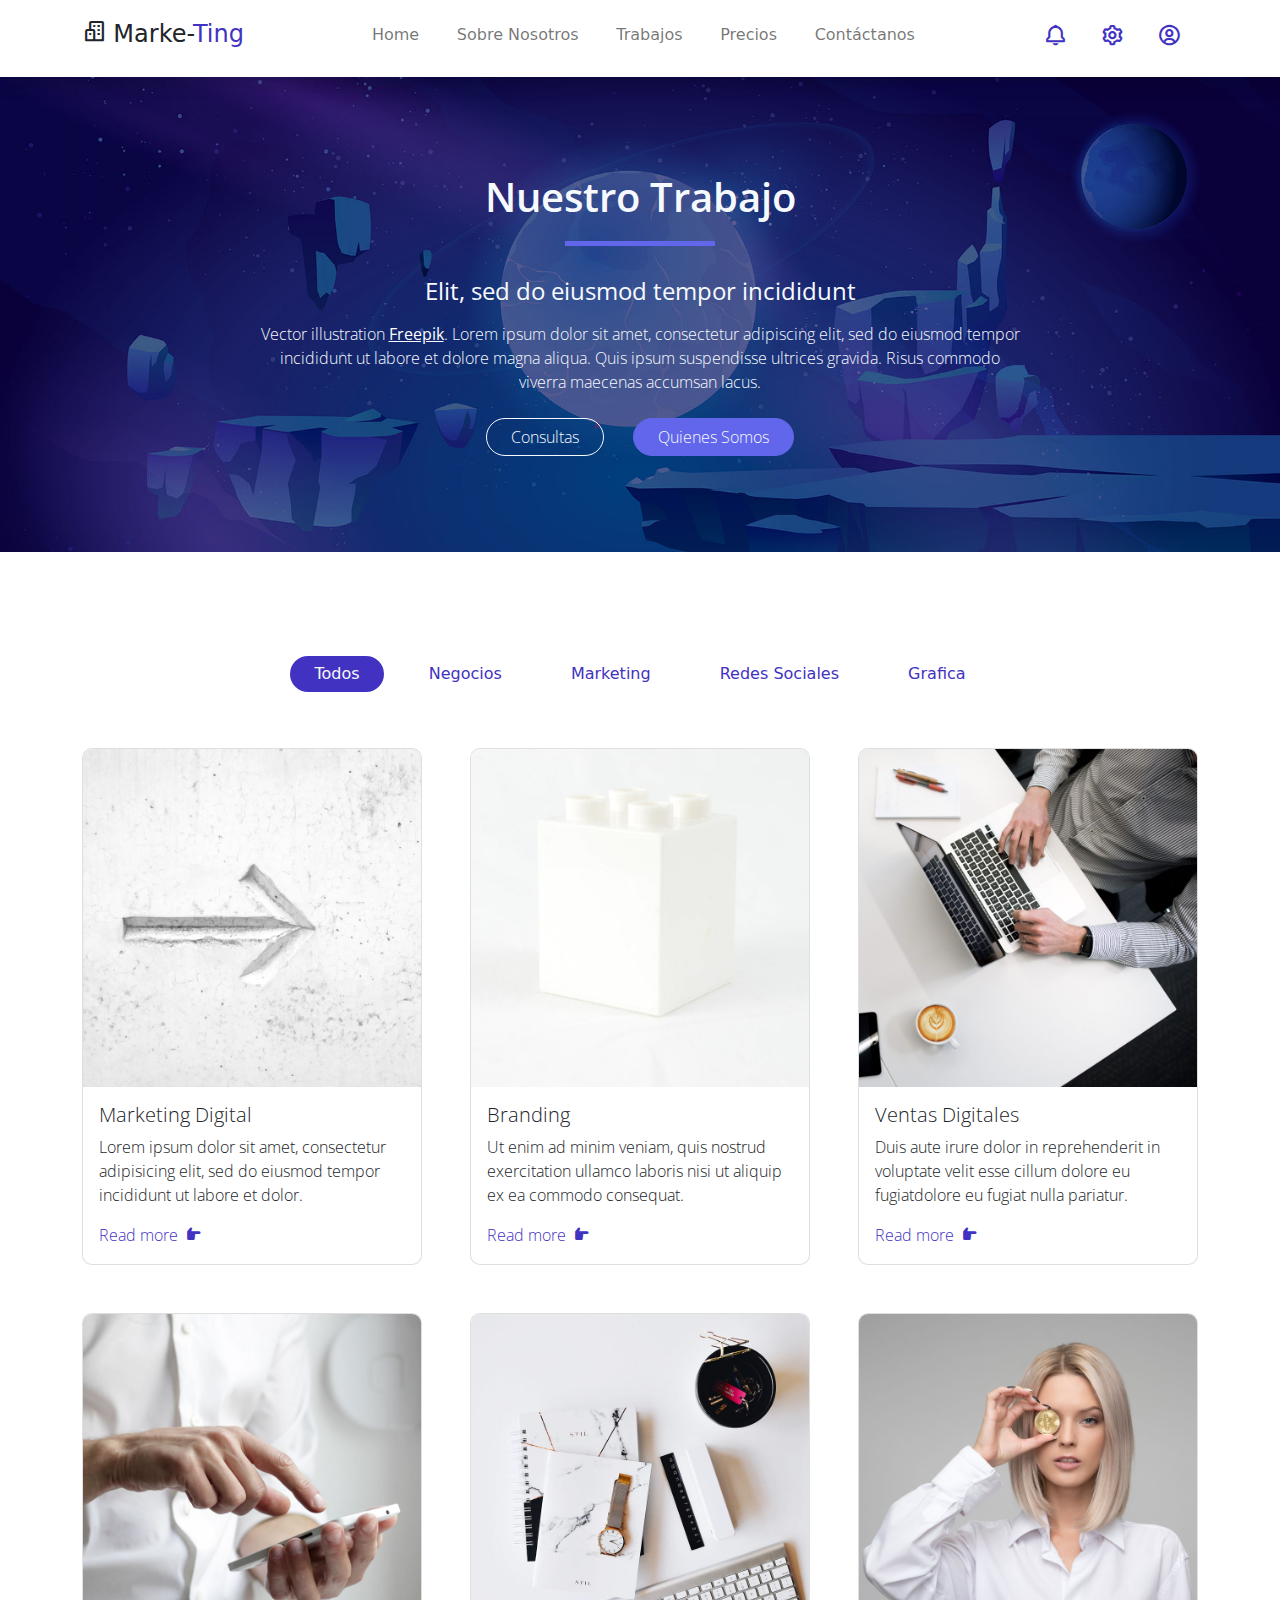
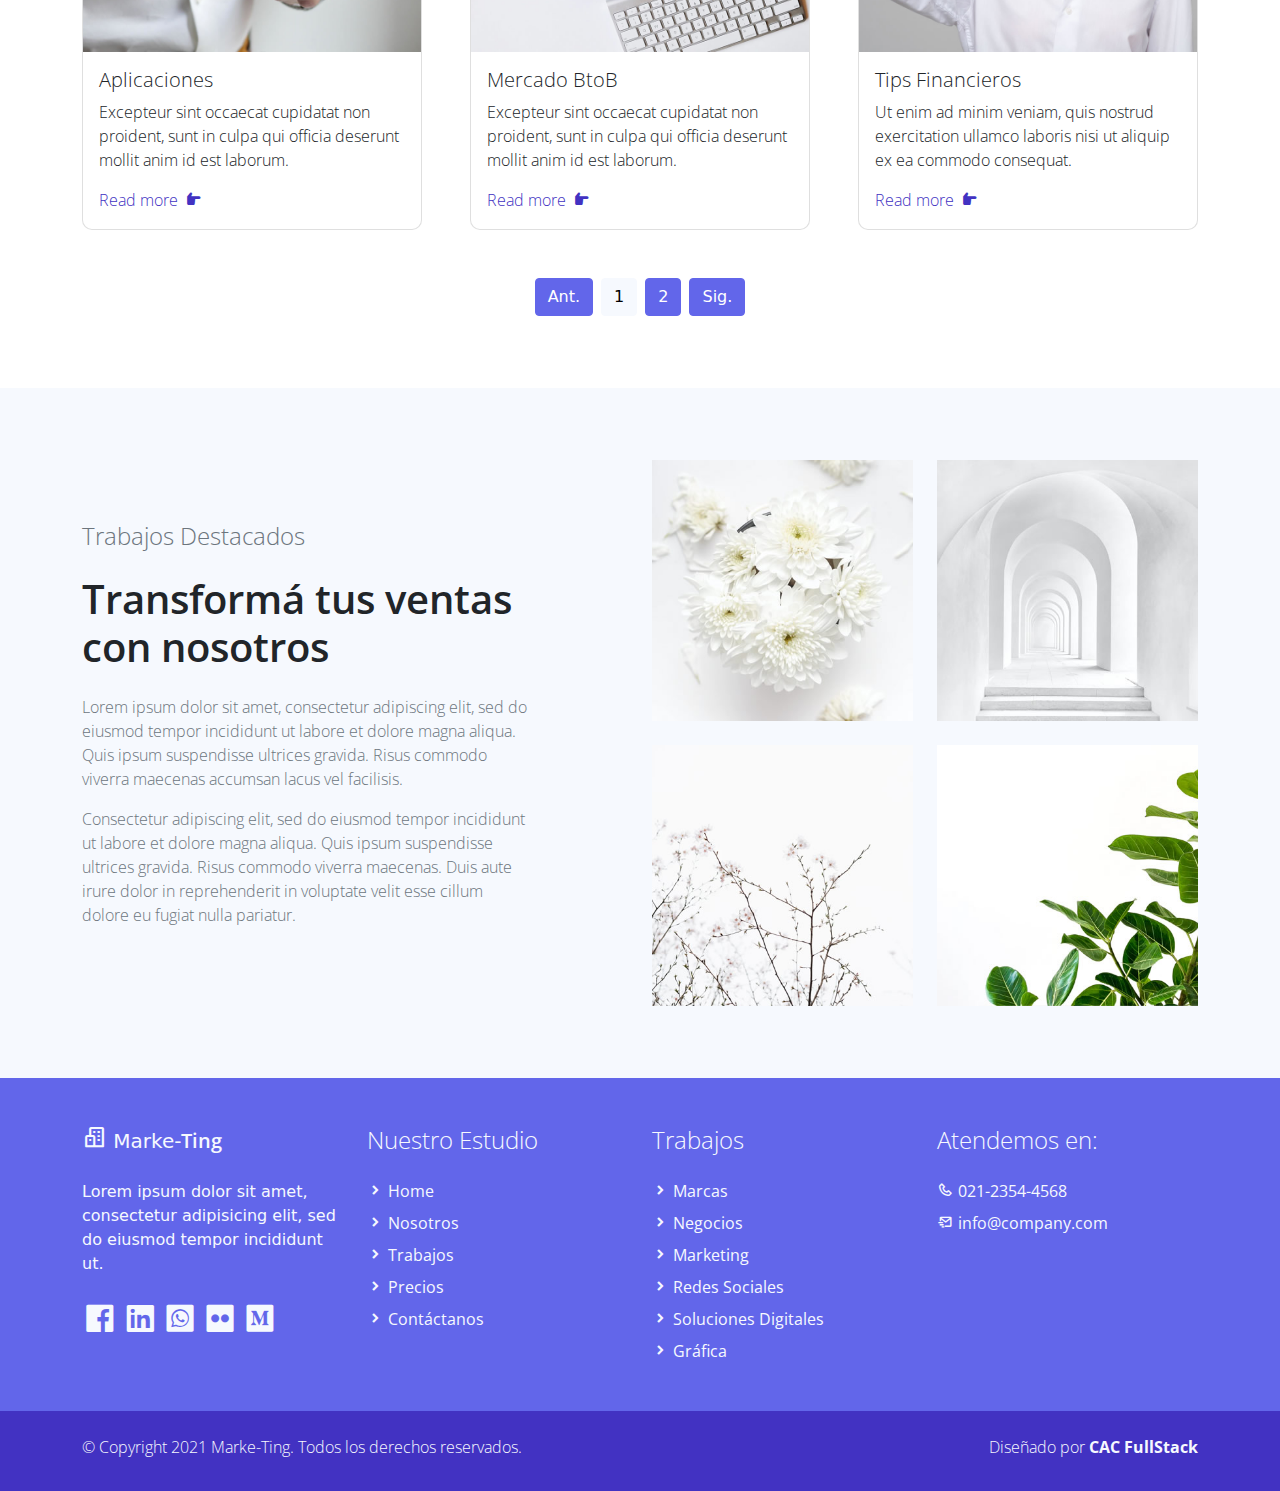
<file: work.html>
<!DOCTYPE html>
<html lang="en">

<head>
  <title>Agencia de Marketing</title>
    <meta charset="utf-8">
    <meta name="viewport" content="width=device-width, initial-scale=1">
    <link rel="apple-touch-icon" href="assets/img/apple-icon.png">
    <link rel="shortcut icon" type="image/x-icon" href="assets/img/favicon.ico">
    <!-- Load Require CSS -->
    <link href="assets/css/bootstrap.min.css" rel="stylesheet">
    <!-- Font CSS -->
    <link href="assets/css/boxicon.min.css" rel="stylesheet">
    <link href="https://fonts.googleapis.com/css2?family=Open+Sans:wght@300;400;600&display=swap" rel="stylesheet">
		<!-- carga CSS -->
    <link rel="stylesheet" href="assets/css/estilos.css">
</head>

<body>
    <!-- Header -->
    <nav id="main_nav" class="navbar navbar-expand-lg navbar-light bg-white shadow">
        <div class="container d-flex justify-content-between align-items-center">
            <a class="navbar-brand h1" href="index.html">
                <i class='bx bx-buildings bx-sm text-dark'></i>
	       <span class="text-dark h4">Marke-</span><span class="text-primary h4">Ting</span></a>
            <button class="navbar-toggler border-0" type="button" data-bs-toggle="collapse" data-bs-target="#navbar-toggler-success" aria-controls="navbarSupportedContent" aria-expanded="false" aria-label="Toggle navigation">
                <span class="navbar-toggler-icon"></span>
            </button>

            <div class="align-self-center collapse navbar-collapse flex-fill  d-lg-flex justify-content-lg-between" id="navbar-toggler-success">
                <div class="flex-fill mx-xl-5 mb-2">
                    <ul class="nav navbar-nav d-flex justify-content-between mx-xl-5 text-center text-dark">
                       <li class="nav-item">
                            <a class="nav-link btn-outline-primary rounded-pill px-3" href="index.html">Home</a>
						<!-- px = padding y mx es el margin 
						rounded-pill =genera ese boton con bordes redondeados rounded-circle-->	
                        </li>
                        <li class="nav-item">
                            <a class="nav-link btn-outline-primary rounded-pill px-3" href="about.html">Sobre Nosotros</a>
                        </li>
                        <li class="nav-item">
                            <a class="nav-link btn-outline-primary rounded-pill px-3" href="work.html">Trabajos</a>
                        </li>
                        <li class="nav-item">
                            <a class="nav-link btn-outline-primary rounded-pill px-3" href="pricing.html">Precios</a>
                        </li>
                        <li class="nav-item">
                            <a class="nav-link btn-outline-primary rounded-pill px-3" href="contact.html">Contáctanos</a>
                        </li>
 
                    </ul>
                </div>
                <div class="navbar align-self-center d-flex">
                    <a class="nav-link" href="#"><i class='bx bx-bell bx-sm bx-tada-hover text-primary'></i></a>
                    <a class="nav-link" href="#"><i class='bx bx-cog bx-sm text-primary'></i></a>
                    <a class="nav-link" href="#"><i class='bx bx-user-circle bx-sm text-primary'></i></a>
                </div>
            </div>
        </div>
    </nav>
    <!-- Close Header -->


    <!-- Start Banner Hero -->
    <div id="work_banner" class="banner-wrapper bg-light w-100 py-5">
        <div class="banner-vertical-center-work container text-light d-flex justify-content-center align-items-center py-5 p-0">
            <div class="banner-content col-lg-8 col-12 m-lg-auto text-center">
                <h1 class="banner-heading h2 display-3 pb-5 semi-bold-600 typo-space-line-center">Nuestro Trabajo</h1>
                <h3 class="h4 pb-2 regular-400">Elit, sed do eiusmod tempor incididunt</h3>
                <p class="banner-body pb-2 light-300">
                    Vector illustration <a class="text-white" href="http://freepik.com/" target="_blank">Freepik</a>.
                    Lorem ipsum dolor sit amet, consectetur adipiscing elit,
                    sed do eiusmod tempor incididunt ut labore et dolore magna
                    aliqua. Quis ipsum suspendisse ultrices gravida. Risus
                    commodo viverra maecenas accumsan lacus.
                </p>
               <a href="contact.html"><button type="submit" class="btn rounded-pill btn-outline-light px-4 me-4 light-300">Consultas</button></a>
             <a href="about.html"><button type="submit" class="btn rounded-pill btn-secondary text-light px-4 light-300">Quienes Somos</button></a>
            </div>
        </div>
    </div>
    <!-- End Banner Hero -->

    <!-- Start Our Work -->
    <section class="container py-5">
        <div class="row justify-content-center my-5">
            <div class="filter-btns shadow-md rounded-pill text-center col-auto">
                <a class="filter-btn btn rounded-pill btn-outline-primary border-0 m-md-2 px-md-4 active" data-filter=".project" href="#">Todos</a>
                <a class="filter-btn btn rounded-pill btn-outline-primary border-0 m-md-2 px-md-4" data-filter=".business" href="#">Negocios</a>
                <a class="filter-btn btn rounded-pill btn-outline-primary border-0 m-md-2 px-md-4" data-filter=".marketing" href="#">Marketing</a>
                <a class="filter-btn btn rounded-pill btn-outline-primary border-0 m-md-2 px-md-4" data-filter=".social" href="#">Redes Sociales</a>
                <a class="filter-btn btn rounded-pill btn-outline-primary border-0 m-md-2 px-md-4" data-filter=".graphic" href="#">Grafica</a>
            </div>
        </div>

        <div class="row projects gx-lg-5">
            <a href="#" class="col-sm-6 col-lg-4 text-decoration-none project marketing social business">
                <div class="service-work overflow-hidden card mb-5 mx-5 m-sm-0">
                    <img class="card-img-top" src="./assets/img/our-work-01.jpg" alt="...">
                    <div class="card-body">
                        <h5 class="card-title light-300 text-dark">Marketing Digital</h5>
                        <p class="card-text light-300 text-dark">
                            Lorem ipsum dolor sit amet, consectetur adipisicing elit,
                            sed do eiusmod tempor incididunt ut labore et dolor.
                        </p>
                        <span class="text-decoration-none text-primary light-300">
                              Read more <i class='bx bxs-hand-right ms-1'></i>
                          </span>
                    </div>
                </div>
            </a>
            <a href="#" class="col-sm-6 col-lg-4 text-decoration-none project graphic social">
                <div class="service-work overflow-hidden card mx-5 mx-sm-0 mb-5">
                    <img class="card-img-top" src="./assets/img/our-work-02.jpg" alt="...">
                    <div class="card-body">
                        <h5 class="card-title light-300 text-dark">Branding</h5>
                        <p class="card-text light-300 text-dark">
                            Ut enim ad minim veniam, quis nostrud exercitation ullamco
                            laboris nisi ut aliquip ex ea commodo consequat.
                        </p>
                        <span class="text-decoration-none text-primary light-300">
                              Read more <i class='bx bxs-hand-right ms-1'></i>
                          </span>
                    </div>
                </div>
            </a>
            <a href="#" class="col-sm-6 col-lg-4 text-decoration-none project marketing graphic business">
                <div class="service-work overflow-hidden card mx-5 mx-sm-0 mb-5">
                    <img class="card-img-top" src="./assets/img/our-work-03.jpg" alt="...">
                    <div class="card-body">
                        <h5 class="card-title light-300 text-dark">Ventas Digitales</h5>
                        <p class="card-text light-300 text-dark">
                            Duis aute irure dolor in reprehenderit in voluptate velit
                            esse cillum dolore eu fugiatdolore eu fugiat nulla pariatur.
                        </p>
                        <span class="text-decoration-none text-primary light-300">
                              Read more <i class='bx bxs-hand-right ms-1'></i>
                          </span>
                    </div>
                </div>
            </a>
            <a href="#" class="col-sm-6 col-lg-4 text-decoration-none project social business">
                <div class="service-work overflow-hidden card mx-5 mx-sm-0 mb-5">
                    <img class="card-img-top" src="./assets/img/our-work-04.jpg" alt="...">
                    <div class="card-body">
                        <h5 class="card-title light-300 text-dark">Aplicaciones</h5>
                        <p class="card-text light-300 text-dark">
                            Excepteur sint occaecat cupidatat non proident, sunt in
                            culpa qui officia deserunt mollit anim id est laborum.
                        </p>
                        <span class="text-decoration-none text-primary light-300">
                              Read more <i class='bx bxs-hand-right ms-1'></i>
                          </span>
                    </div>
                </div>
            </a>
            <a href="" class="col-sm-6 col-lg-4 text-decoration-none project marketing">
                <div class="service-work overflow-hidden card mx-5 mx-sm-0 mb-5">
                    <img class="card-img-top" src="./assets/img/our-work-05.jpg" alt="...">
                    <div class="card-body">
                        <h5 class="card-title light-300 text-dark">Mercado BtoB</h5>
                        <p class="card-text light-300 text-dark">
                            Excepteur sint occaecat cupidatat non proident,
                            sunt in culpa qui officia deserunt mollit anim id est laborum.
                        </p>
                        <span class="text-decoration-none text-primary light-300">
                              Read more <i class='bx bxs-hand-right ms-1'></i>
                          </span>
                    </div>
                </div>
            </a>
            <a href="" class="col-sm-6 col-lg-4 text-decoration-none project marketing graphic">
                <div class="service-work overflow-hidden card mx-5 mx-sm-0 mb-5">
                    <img class="card-img-top" src="./assets/img/our-work-06.jpg" alt="...">
                    <div class="card-body">
                        <h5 class="card-title light-300 text-dark">Tips Financieros</h5>
                        <p class="card-text light-300 text-dark">
                            Ut enim ad minim veniam, quis nostrud exercitation ullamco
                            laboris nisi ut aliquip ex ea commodo consequat.
                        </p>
                        <span class="text-decoration-none text-primary light-300">
                              Read more <i class='bx bxs-hand-right ms-1'></i>
                          </span>
                    </div>
                </div>
            </a>
        </div>
        <div class="row">
            <div class="btn-toolbar justify-content-center pb-4" role="toolbar" aria-label="Toolbar with button groups">
                <div class="btn-group me-2" role="group" aria-label="First group">
                    <button type="button" class="btn btn-secondary text-white">Ant.</button>
                </div>
                <div class="btn-group me-2" role="group" aria-label="Second group">
                    <button type="button" class="btn btn-light">1</button>
                </div>
                <div class="btn-group me-2" role="group" aria-label="Second group">
                    <button type="button" class="btn btn-secondary text-white">2</button>
                </div>
                <div class="btn-group" role="group" aria-label="Third group">
                    <button type="button" class="btn btn-secondary text-white">Sig.</button>
                </div>
            </div>
        </div>
    </section>
    <!-- End Our Work -->

    <!-- Start Feature Work -->
    <section class="bg-light py-5">
        <div class="feature-work container my-4">
            <div class="row d-flex d-flex align-items-center">
                <div class="col-lg-5">
                    <h3 class="feature-work-title h4 text-muted light-300">Trabajos Destacados</h3>
                    <h1 class="feature-work-heading h2 py-3 semi-bold-600">Transformá tus ventas con nosotros</h1>
                    <p class="feature-work-body text-muted light-300">
                        Lorem ipsum dolor sit amet, consectetur adipiscing elit, sed do eiusmod
                        tempor incididunt ut labore et dolore magna aliqua. Quis ipsum suspendisse
                        ultrices gravida. Risus commodo viverra maecenas accumsan lacus vel facilisis.
                    </p>
                    <p class="feature-work-footer text-muted light-300">Consectetur adipiscing elit, sed do eiusmod tempor incididunt ut labore et dolore magna aliqua. Quis ipsum suspendisse ultrices gravida. Risus commodo viverra maecenas. Duis aute irure dolor in reprehenderit in voluptate velit esse
                        cillum dolore eu fugiat nulla pariatur.</p>
                </div>
                <div class="col-lg-6 offset-lg-1 align-left">
                    <div class="row">
                        <a class="col" data-type="image" data-fslightbox="gallery" href="./assets/img/feature-work-1-large.jpg">
                            <img class="img-fluid" src="./assets/img/feature-work-1.jpg">
                        </a>
                        <a class="col" data-type="image" data-fslightbox="gallery" href="./assets/img/feature-work-2-large.jpg">
                            <img class="img-fluid" src="./assets/img/feature-work-2.jpg">
                        </a>
                    </div>
                    <div class="row pt-4">
                        <a class="col" data-type="image" data-fslightbox="gallery" href="./assets/img/feature-work-3-large.jpg">
                            <img class="img-fluid" src="./assets/img/feature-work-3.jpg">
                        </a>
                        <a class="col" data-type="image" data-fslightbox="gallery" href="./assets/img/feature-work-4-large.jpg">
                            <img class="img-fluid" src="./assets/img/feature-work-4.jpg">
                        </a>
                    </div>
                </div>
            </div>
        </div>
    </section>
    <!-- End Feature Work -->


   <!-- Start Footer -->
    <footer class="bg-secondary pt-4">
        <div class="container">
            <div class="row py-4">

                <div class="col-lg-3 col-12 align-left">
                    <a class="navbar-brand" href="index.html">
                        <i class='bx bx-buildings bx-sm text-light'></i>
                        <span class="text-light h5">Marke-</span><span class="text-light h5 semi-bold-600">Ting</span>
                    </a>
                    <p class="text-light my-lg-4 my-2">
                        Lorem ipsum dolor sit amet, consectetur adipisicing elit,
                        sed do eiusmod tempor incididunt ut.
                    </p>
                    <ul class="list-inline footer-icons light-300">
                        <li class="list-inline-item m-0">
                            <a class="text-light" target="_blank" href="http://facebook.com/">
                                <i class='bx bxl-facebook-square bx-md'></i>
                            </a>
                        </li>
                        <li class="list-inline-item m-0">
                            <a class="text-light" target="_blank" href="https://www.linkedin.com/">
                                <i class='bx bxl-linkedin-square bx-md'></i>
                            </a>
                        </li>
                        <li class="list-inline-item m-0">
                            <a class="text-light" target="_blank" href="https://www.whatsapp.com/">
                                <i class='bx bxl-whatsapp-square bx-md'></i>
                            </a>
                        </li>
                        <li class="list-inline-item m-0">
                            <a class="text-light" target="_blank" href="https://www.flickr.com/">
                                <i class='bx bxl-flickr-square bx-md'></i>
                            </a>
                        </li>
                        <li class="list-inline-item m-0">
                            <a class="text-light" target="_blank" href="https://www.medium.com/">
                                <i class='bx bxl-medium-square bx-md' ></i>
                            </a>
                        </li>
                    </ul>
                </div>

                <div class="col-lg-3 col-md-4 my-sm-0 mt-4">
                    <h3 class="h4 pb-lg-3 text-light light-300">Nuestro Estudio</h2>
                        <ul class="list-unstyled text-light light-300">
                            <li class="pb-2">
                                <i class='bx-fw bx bxs-chevron-right bx-xs'></i><a class="text-decoration-none text-light" 
								href="index.html">Home</a>
                            </li>
                            <li class="pb-2">
                                <i class='bx-fw bx bxs-chevron-right bx-xs'></i><a class="text-decoration-none text-light py-1" 
								href="about.html">Nosotros</a>
                            </li>
                            <li class="pb-2">
                                <i class='bx-fw bx bxs-chevron-right bx-xs'></i><a class="text-decoration-none text-light py-1" 
								href="work.html">Trabajos</a>
                            </li>
                            <li class="pb-2">
                                <i class='bx-fw bx bxs-chevron-right bx-xs'></i></i><a class="text-decoration-none text-light py-1" 
								href="pricing.html">Precios</a>
                            </li>
                            <li class="pb-2">
                                <i class='bx-fw bx bxs-chevron-right bx-xs'></i><a class="text-decoration-none text-light py-1" 
								href="contact.html">Contáctanos</a>
                            </li>
                        </ul>
                </div>

                <div class="col-lg-3 col-md-4 my-sm-0 mt-4">
                    <h2 class="h4 pb-lg-3 text-light light-300">Trabajos</h2>
                    <ul class="list-unstyled text-light light-300">
                        <li class="pb-2">
                            <i class='bx-fw bx bxs-chevron-right bx-xs'></i><a class="text-decoration-none text-light py-1" 
							href="#">Marcas</a>
                        </li>
                        <li class="pb-2">
                            <i class='bx-fw bx bxs-chevron-right bx-xs'></i><a class="text-decoration-none text-light py-1" 
							href="#">Negocios</a>
                        </li>
                        <li class="pb-2">
                            <i class='bx-fw bx bxs-chevron-right bx-xs'></i><a class="text-decoration-none text-light py-1" 
							href="#">Marketing</a>
                        </li>
                        <li class="pb-2">
                            <i class='bx-fw bx bxs-chevron-right bx-xs'></i><a class="text-decoration-none text-light py-1" 
							href="#">Redes Sociales</a>
                        </li>
                        <li class="pb-2">
                            <i class='bx-fw bx bxs-chevron-right bx-xs'></i><a class="text-decoration-none text-light py-1" 
							href="#">Soluciones Digitales</a>
                        </li>
                        <li class="pb-2">
                            <i class='bx-fw bx bxs-chevron-right bx-xs'></i><a class="text-decoration-none text-light py-1" 
							href="#">Gráfica</a>
                        </li>
                    </ul>
                </div>

                <div class="col-lg-3 col-md-4 my-sm-0 mt-4">
                    <h2 class="h4 pb-lg-3 text-light light-300">Atendemos en:</h2>
                    <ul class="list-unstyled text-light light-300">
                        <li class="pb-2">
                            <i class='bx-fw bx bx-phone bx-xs'></i><a class="text-decoration-none text-light py-1" 
							href="tel:010-020-0340">021-2354-4568</a>
                        </li>
                        <li class="pb-2">
                            <i class='bx-fw bx bx-mail-send bx-xs'></i><a class="text-decoration-none text-light py-1"
							href="mailto:info@company.com">info@company.com</a>
                        </li>
                    </ul>
                </div>

            </div>
        </div>

        <div class="w-100 bg-primary py-3">
            <div class="container">
                <div class="row pt-2">
                    <div class="col-lg-6 col-sm-12">
                        <p class="text-lg-start text-center text-light light-300">
                            © Copyright 2021 Marke-Ting. Todos los derechos reservados.
                        </p>
                    </div>
                    <div class="col-lg-6 col-sm-12">
                        <p class="text-lg-end text-center text-light light-300">
                            Diseñado por <a rel="sponsored" class="text-decoration-none text-light" 
							href="https://cursophp.com.ar/" target="_blank"><strong>CAC FullStack</strong></a>
                        </p>
                    </div>
                </div>
            </div>
        </div>

    </footer>
    <!-- End Footer -->



    <!-- Bootstrap -->
    <script src="assets/js/bootstrap.bundle.min.js"></script>
    <!-- Lightbox -->
    <script src="assets/js/fslightbox.js"></script>
    <script>
        fsLightboxInstances['gallery'].props.loadOnlyCurrentSource = true;
    </script>
    <!-- Load jQuery require for isotope -->
    <script src="assets/js/jquery.min.js"></script>
    <!-- Isotope -->
    <script src="assets/js/isotope.pkgd.js"></script>
    <!-- Page Script -->
    <script>
        $(window).load(function() {
            // init Isotope
            var $projects = $('.projects').isotope({
                itemSelector: '.project',
                layoutMode: 'fitRows'
            });
            $(".filter-btn").click(function() {
                var data_filter = $(this).attr("data-filter");
                $projects.isotope({
                    filter: data_filter
                });
                $(".filter-btn").removeClass("active");
                $(".filter-btn").removeClass("shadow");
                $(this).addClass("active");
                $(this).addClass("shadow");
                return false;
            });
        });
    </script>


</body>

</html>
</file>
<file: assets/css/estilos.css>
/*
---------------------------------------------
Índice
------------------------------------------------
1. Typography
2. Main Nav
3. Home
4. About
5. Work
6. Single Work
7. Pricing
8. Contact
--------------------------------------------- */

html {font-family: 'Open Sans', sans-serif;}
/* Typography */
p, a {font-weight: 400;}
.h2 {font-size: 40px;}
.h3 {font-size: 28px;}
.light-300 {
  font-family: 'Open Sans', sans-serif !important;
  font-weight: 300;
}
.light-300v2 {

  font-family: 'Open Sans', sans-serif !important;
  font-weight: bold;
  color: black;
}
.regular-400 {
  font-family: 'Open Sans', sans-serif !important;
  font-weight: 400;
}
.semi-bold-600 {
  font-family: 'Open Sans', sans-serif !important;
  font-weight: 600;
}
.typo-space-line::after,
.typo-space-line-center::after {
  content: "";
  width: 150px;
  display:block;
  position: absolute;
  border-bottom:  5px solid #6266ea;
  padding-top: .5em;
}
.typo-space-line-center::after {
  left: 50%;
  margin-left: -75px;
}
/* Main Nav */
#main_nav .nav-item .nav-link:hover {color: #fff;}
/* Home */
#index_banner {
  background-image: url('./../img/1941.jpg');
  background-position: center center; background-size: cover;
  height: 100%;
  min-height: 60vh;
  width: 100%;
}
#index_banner .carousel-item {
  min-height: 60vh;
}
#index_banner .carousel-control-prev i,
#index_banner .carousel-control-next i {
  color: black !important;
  text-decoration: none;
  font-size: 4em;
}
#index_banner .carousel-inner {
  height: 80vh;
}
#index_banner .carousel-indicators li,
#index_banner .carousel-indicators.active {
  background-color: #6266ea !important;
  // las rayas de abajo del carrousel van de color azul  #6266ea 
}
.service-wrapper .service-footer {
  max-width: 720px;
}
.service-work.card {
  border-radius: 10px !important;
  cursor: pointer;
}
.service-work .service-work-vertical {
	background: rgb(0,0,0);
  background: linear-gradient(0deg, rgba(0,0,0,1) 0%, rgba(0,0,0,0) 33.33%, rgba(255,255,255,1) 66.66%, rgba(255,255,255,0) 99.99%);
  background-size: 300% 300%;
  background-position: 0% 100%;
  transition: .5s;
}
.service-work .service-work-vertical:hover {
  background-position: 0% 0%;
  transition: .5s;
}
.service-work .service-work-vertical:hover * {
  color: #000;
  border-color: #000;
  transition: .5s;
}
.recent-work.card{
  border-radius: 10px !important;
}
.recent-work .recent-work-vertical {
	background: rgb(255,255,255);
  background: linear-gradient(0deg, rgba(255,255,255,1) 0%, rgba(255,255,255,0) 33.333%, rgba(97,84,199,1) 66.666%, rgba(255,255,255,0) 99.999%);
  background-size: 300% 300%;
  background-position: 0% 100%;
  transition: .5s;
  cursor: pointer;
}
.recent-work .recent-work-vertical:hover {
  background-position: 0% 0%;
  transition: .5s;
}
.recent-work .recent-work-vertical:hover div.recent-work-content {
  top: 50%;
  margin-top: -2.5em;
  position: absolute;
}
.recent-work .recent-work-vertical:hover * {
  color: white;
  transition: .5s;
}
/* About */
#work_banner {
  background-image: url('./../img/banner-bg-02.jpg');
  background-position: center center; background-size: cover;
  height: 100%;
  width: 100%;
}
.progress {
  height: 8px;
}
.objective-icon {
  border-radius: 13px;
  width: 8rem;
}
.partner-wap {
  background-color: #7276ec;
  transition: 1s;
  cursor: pointer;
}
.partner-wap:hover {
  background-color: #b1b3f5;
}
.why-us {
  background: rgb(239,239,253);
  background: -moz-linear-gradient(0deg, rgba(239,239,253,1) 50%, rgba(255,255,255,1) 50%);
  background: -webkit-linear-gradient(0deg, rgba(239,239,253,1) 50%, rgba(255,255,255,1) 50%);
  background: linear-gradient(0deg, rgba(239,239,253,1) 50%, rgba(255,255,255,1) 50%);
  filter: progid:DXImageTransform.Microsoft.gradient(startColorstr="#efeffd",endColorstr="#ffffff",GradientType=1);
}
.team-member-img {
  transition-duration: 0.15s;
}
.team-member:hover .team-member-img {
  padding: 10px !important;
}
/* Work */
/* Singel Work */
#work_single_banner {
  background-image: url('./../img/banner-bg-02.jpg');
  background-position: center center;
  background-size: cover;
  height: 100%;
  width: 100%;
}
.related-content {
  border-radius: 20px;
  cursor: pointer;
}
/* Pricing */
.pricing-list {
  margin-bottom: 1px;
}
.pricing-table {
  max-width: 350px;
  margin: auto;
}
.pricing-table,
.pricing-horizontal {
  border-radius: 15px !important;
}
/* Contact */
#floatingtextarea {
  height: 150px
}
/* Footer */
footer a.text-light:hover {
  color: #bfbfbf !important;
  transition-duration: 0.15s;
}
</file>
<file: assets/css/boxicon.min.css>
@font-face{font-family:'boxicons';font-weight:normal;font-style:normal;src:url('../fonts/boxicons.eot');src:url('../fonts/boxicons.eot') format('embedded-opentype'),url('../fonts/boxicons.woff2') format('woff2'),url('../fonts/boxicons.woff') format('woff'),url('../fonts/boxicons.ttf') format('truetype'),url('../fonts/boxicons.svg?#boxicons') format('svg')}.bx{font-family:'boxicons'!important;font-weight:normal;font-style:normal;font-variant:normal;line-height:1;display:inline-block;text-transform:none;speak:none;-webkit-font-smoothing:antialiased;-moz-osx-font-smoothing:grayscale}.bx-ul{margin-left:2em;padding-left:0;list-style:none}.bx-ul>li{position:relative}.bx-ul .bx{font-size:inherit;line-height:inherit;position:absolute;left:-2em;width:2em;text-align:center}@-webkit-keyframes spin{0%{-webkit-transform:rotate(0);transform:rotate(0)}100%{-webkit-transform:rotate(359deg);transform:rotate(359deg)}}@keyframes spin{0%{-webkit-transform:rotate(0);transform:rotate(0)}100%{-webkit-transform:rotate(359deg);transform:rotate(359deg)}}@-webkit-keyframes burst{0%{-webkit-transform:scale(1);transform:scale(1);opacity:1}90%{-webkit-transform:scale(1.5);transform:scale(1.5);opacity:0}}@keyframes burst{0%{-webkit-transform:scale(1);transform:scale(1);opacity:1}90%{-webkit-transform:scale(1.5);transform:scale(1.5);opacity:0}}@-webkit-keyframes flashing{0%{opacity:1}45%{opacity:0}90%{opacity:1}}@keyframes flashing{0%{opacity:1}45%{opacity:0}90%{opacity:1}}@-webkit-keyframes fade-left{0%{-webkit-transform:translateX(0);transform:translateX(0);opacity:1}75%{-webkit-transform:translateX(-20px);transform:translateX(-20px);opacity:0}}@keyframes fade-left{0%{-webkit-transform:translateX(0);transform:translateX(0);opacity:1}75%{-webkit-transform:translateX(-20px);transform:translateX(-20px);opacity:0}}@-webkit-keyframes fade-right{0%{-webkit-transform:translateX(0);transform:translateX(0);opacity:1}75%{-webkit-transform:translateX(20px);transform:translateX(20px);opacity:0}}@keyframes fade-right{0%{-webkit-transform:translateX(0);transform:translateX(0);opacity:1}75%{-webkit-transform:translateX(20px);transform:translateX(20px);opacity:0}}@-webkit-keyframes fade-up{0%{-webkit-transform:translateY(0);transform:translateY(0);opacity:1}75%{-webkit-transform:translateY(-20px);transform:translateY(-20px);opacity:0}}@keyframes fade-up{0%{-webkit-transform:translateY(0);transform:translateY(0);opacity:1}75%{-webkit-transform:translateY(-20px);transform:translateY(-20px);opacity:0}}@-webkit-keyframes fade-down{0%{-webkit-transform:translateY(0);transform:translateY(0);opacity:1}75%{-webkit-transform:translateY(20px);transform:translateY(20px);opacity:0}}@keyframes fade-down{0%{-webkit-transform:translateY(0);transform:translateY(0);opacity:1}75%{-webkit-transform:translateY(20px);transform:translateY(20px);opacity:0}}@-webkit-keyframes tada{from{-webkit-transform:scale3d(1,1,1);transform:scale3d(1,1,1)}10%,20%{-webkit-transform:scale3d(.95,.95,.95) rotate3d(0,0,1,-10deg);transform:scale3d(.95,.95,.95) rotate3d(0,0,1,-10deg)}30%,50%,70%,90%{-webkit-transform:scale3d(1,1,1) rotate3d(0,0,1,10deg);transform:scale3d(1,1,1) rotate3d(0,0,1,10deg)}40%,60%,80%{-webkit-transform:scale3d(1,1,1) rotate3d(0,0,1,-10deg);transform:scale3d(1,1,1) rotate3d(0,0,1,-10deg)}to{-webkit-transform:scale3d(1,1,1);transform:scale3d(1,1,1)}}@keyframes tada{from{-webkit-transform:scale3d(1,1,1);transform:scale3d(1,1,1)}10%,20%{-webkit-transform:scale3d(.95,.95,.95) rotate3d(0,0,1,-10deg);transform:scale3d(.95,.95,.95) rotate3d(0,0,1,-10deg)}30%,50%,70%,90%{-webkit-transform:scale3d(1,1,1) rotate3d(0,0,1,10deg);transform:scale3d(1,1,1) rotate3d(0,0,1,10deg)}40%,60%,80%{-webkit-transform:rotate3d(0,0,1,-10deg);transform:rotate3d(0,0,1,-10deg)}to{-webkit-transform:scale3d(1,1,1);transform:scale3d(1,1,1)}}.bx-spin{-webkit-animation:spin 2s linear infinite;animation:spin 2s linear infinite}.bx-spin-hover:hover{-webkit-animation:spin 2s linear infinite;animation:spin 2s linear infinite}.bx-tada{-webkit-animation:tada 1.5s ease infinite;animation:tada 1.5s ease infinite}.bx-tada-hover:hover{-webkit-animation:tada 1.5s ease infinite;animation:tada 1.5s ease infinite}.bx-flashing{-webkit-animation:flashing 1.5s infinite linear;animation:flashing 1.5s infinite linear}.bx-flashing-hover:hover{-webkit-animation:flashing 1.5s infinite linear;animation:flashing 1.5s infinite linear}.bx-burst{-webkit-animation:burst 1.5s infinite linear;animation:burst 1.5s infinite linear}.bx-burst-hover:hover{-webkit-animation:burst 1.5s infinite linear;animation:burst 1.5s infinite linear}.bx-fade-up{-webkit-animation:fade-up 1.5s infinite linear;animation:fade-up 1.5s infinite linear}.bx-fade-up-hover:hover{-webkit-animation:fade-up 1.5s infinite linear;animation:fade-up 1.5s infinite linear}.bx-fade-down{-webkit-animation:fade-down 1.5s infinite linear;animation:fade-down 1.5s infinite linear}.bx-fade-down-hover:hover{-webkit-animation:fade-down 1.5s infinite linear;animation:fade-down 1.5s infinite linear}.bx-fade-left{-webkit-animation:fade-left 1.5s infinite linear;animation:fade-left 1.5s infinite linear}.bx-fade-left-hover:hover{-webkit-animation:fade-left 1.5s infinite linear;animation:fade-left 1.5s infinite linear}.bx-fade-right{-webkit-animation:fade-right 1.5s infinite linear;animation:fade-right 1.5s infinite linear}.bx-fade-right-hover:hover{-webkit-animation:fade-right 1.5s infinite linear;animation:fade-right 1.5s infinite linear}.bx-xs{font-size:1rem!important}.bx-sm{font-size:1.55rem!important}.bx-md{font-size:2.25rem!important}.bx-fw{font-size:1.2857142857em;line-height:.8em;width:1.2857142857em;height:.8em;margin-top:-.2em!important;vertical-align:middle}.bx-lg{font-size:3.0!important}.bx-pull-left{float:left;margin-right:.3em!important}.bx-pull-right{float:right;margin-left:.3em!important}.bx-rotate-90{transform:rotate(90deg);-ms-filter:'progid:DXImageTransform.Microsoft.BasicImage(rotation=1)'}.bx-rotate-180{transform:rotate(180deg);-ms-filter:'progid:DXImageTransform.Microsoft.BasicImage(rotation=2)'}.bx-rotate-270{transform:rotate(270deg);-ms-filter:'progid:DXImageTransform.Microsoft.BasicImage(rotation=3)'}.bx-flip-horizontal{transform:scaleX(-1);-ms-filter:'progid:DXImageTransform.Microsoft.BasicImage(rotation=0,mirror=1)'}.bx-flip-vertical{transform:scaleY(-1);-ms-filter:'progid:DXImageTransform.Microsoft.BasicImage(rotation=2,mirror=1)'}.bx-border{padding:.25em;border:.07em solid rgba(0,0,0,.1);border-radius:.25em}.bx-border-circle{padding:.25em;border:.07em solid rgba(0,0,0,.1);border-radius:50%}.bx-abacus:before{content:"\e900"}.bx-accessibility:before{content:"\e901"}.bx-add-to-queue:before{content:"\e902"}.bx-adjust:before{content:"\e903"}.bx-alarm:before{content:"\e904"}.bx-alarm-add:before{content:"\e905"}.bx-alarm-exclamation:before{content:"\e906"}.bx-alarm-off:before{content:"\e907"}.bx-alarm-snooze:before{content:"\e908"}.bx-album:before{content:"\e909"}.bx-align-justify:before{content:"\e90a"}.bx-align-left:before{content:"\e90b"}.bx-align-middle:before{content:"\e90c"}.bx-align-right:before{content:"\e90d"}.bx-analyse:before{content:"\e90e"}.bx-anchor:before{content:"\e90f"}.bx-angry:before{content:"\e910"}.bx-aperture:before{content:"\e911"}.bx-arch:before{content:"\e912"}.bx-archive:before{content:"\e913"}.bx-archive-in:before{content:"\e914"}.bx-archive-out:before{content:"\e915"}.bx-area:before{content:"\e916"}.bx-arrow-back:before{content:"\e917"}.bx-arrow-from-bottom:before{content:"\e918"}.bx-arrow-from-left:before{content:"\e919"}.bx-arrow-from-right:before{content:"\e91a"}.bx-arrow-from-top:before{content:"\e91b"}.bx-arrow-to-bottom:before{content:"\e91c"}.bx-arrow-to-left:before{content:"\e91d"}.bx-arrow-to-right:before{content:"\e91e"}.bx-arrow-to-top:before{content:"\e91f"}.bx-at:before{content:"\e920"}.bx-atom:before{content:"\e921"}.bx-award:before{content:"\e922"}.bx-badge:before{content:"\e923"}.bx-badge-check:before{content:"\e924"}.bx-ball:before{content:"\e925"}.bx-band-aid:before{content:"\e926"}.bx-bar-chart:before{content:"\e927"}.bx-bar-chart-alt:before{content:"\e928"}.bx-bar-chart-alt-2:before{content:"\e929"}.bx-bar-chart-square:before{content:"\e92a"}.bx-barcode:before{content:"\e92b"}.bx-barcode-reader:before{content:"\e92c"}.bx-baseball:before{content:"\e92d"}.bx-basket:before{content:"\e92e"}.bx-basketball:before{content:"\e92f"}.bx-bath:before{content:"\e930"}.bx-battery:before{content:"\e931"}.bx-bed:before{content:"\e932"}.bx-been-here:before{content:"\e933"}.bx-beer:before{content:"\e934"}.bx-bell:before{content:"\e935"}.bx-bell-minus:before{content:"\e936"}.bx-bell-off:before{content:"\e937"}.bx-bell-plus:before{content:"\e938"}.bx-bible:before{content:"\e939"}.bx-bitcoin:before{content:"\e93a"}.bx-blanket:before{content:"\e93b"}.bx-block:before{content:"\e93c"}.bx-bluetooth:before{content:"\e93d"}.bx-body:before{content:"\e93e"}.bx-bold:before{content:"\e93f"}.bx-bolt-circle:before{content:"\e940"}.bx-bomb:before{content:"\e941"}.bx-bone:before{content:"\e942"}.bx-bong:before{content:"\e943"}.bx-book:before{content:"\e944"}.bx-book-add:before{content:"\e945"}.bx-book-alt:before{content:"\e946"}.bx-book-bookmark:before{content:"\e947"}.bx-book-content:before{content:"\e948"}.bx-book-heart:before{content:"\e949"}.bx-bookmark:before{content:"\e94a"}.bx-bookmark-alt:before{content:"\e94b"}.bx-bookmark-alt-minus:before{content:"\e94c"}.bx-bookmark-alt-plus:before{content:"\e94d"}.bx-bookmark-heart:before{content:"\e94e"}.bx-bookmark-minus:before{content:"\e94f"}.bx-bookmark-plus:before{content:"\e950"}.bx-bookmarks:before{content:"\e951"}.bx-book-open:before{content:"\e952"}.bx-book-reader:before{content:"\e953"}.bx-border-all:before{content:"\e954"}.bx-border-bottom:before{content:"\e955"}.bx-border-inner:before{content:"\e956"}.bx-border-left:before{content:"\e957"}.bx-border-none:before{content:"\e958"}.bx-border-outer:before{content:"\e959"}.bx-border-radius:before{content:"\e95a"}.bx-border-right:before{content:"\e95b"}.bx-border-top:before{content:"\e95c"}.bx-bot:before{content:"\e95d"}.bx-bowling-ball:before{content:"\e95e"}.bx-box:before{content:"\e95f"}.bx-bracket:before{content:"\e960"}.bx-braille:before{content:"\e961"}.bx-brain:before{content:"\e962"}.bx-briefcase:before{content:"\e963"}.bx-briefcase-alt:before{content:"\e964"}.bx-briefcase-alt-2:before{content:"\e965"}.bx-brightness:before{content:"\e966"}.bx-brightness-half:before{content:"\e967"}.bx-broadcast:before{content:"\e968"}.bx-brush:before{content:"\e969"}.bx-brush-alt:before{content:"\e96a"}.bx-bug:before{content:"\e96b"}.bx-bug-alt:before{content:"\e96c"}.bx-building:before{content:"\e96d"}.bx-building-house:before{content:"\e96e"}.bx-buildings:before{content:"\e96f"}.bx-bulb:before{content:"\e970"}.bx-bullseye:before{content:"\e971"}.bx-buoy:before{content:"\e972"}.bx-bus:before{content:"\e973"}.bx-bus-school:before{content:"\e974"}.bx-cabinet:before{content:"\e975"}.bx-cake:before{content:"\e976"}.bx-calculator:before{content:"\e977"}.bx-calendar:before{content:"\e978"}.bx-calendar-alt:before{content:"\e979"}.bx-calendar-check:before{content:"\e97a"}.bx-calendar-edit:before{content:"\e97b"}.bx-calendar-event:before{content:"\e97c"}.bx-calendar-exclamation:before{content:"\e97d"}.bx-calendar-heart:before{content:"\e97e"}.bx-calendar-minus:before{content:"\e97f"}.bx-calendar-plus:before{content:"\e980"}.bx-calendar-star:before{content:"\e981"}.bx-calendar-week:before{content:"\e982"}.bx-calendar-x:before{content:"\e983"}.bx-camera:before{content:"\e984"}.bx-camera-home:before{content:"\e985"}.bx-camera-movie:before{content:"\e986"}.bx-camera-off:before{content:"\e987"}.bx-capsule:before{content:"\e988"}.bx-captions:before{content:"\e989"}.bx-car:before{content:"\e98a"}.bx-card:before{content:"\e98b"}.bx-caret-down:before{content:"\e98c"}.bx-caret-down-circle:before{content:"\e98d"}.bx-caret-down-square:before{content:"\e98e"}.bx-caret-left:before{content:"\e98f"}.bx-caret-left-circle:before{content:"\e990"}.bx-caret-left-square:before{content:"\e991"}.bx-caret-right:before{content:"\e992"}.bx-caret-right-circle:before{content:"\e993"}.bx-caret-right-square:before{content:"\e994"}.bx-caret-up:before{content:"\e995"}.bx-caret-up-circle:before{content:"\e996"}.bx-caret-up-square:before{content:"\e997"}.bx-carousel:before{content:"\e998"}.bx-cart:before{content:"\e999"}.bx-cart-alt:before{content:"\e99a"}.bx-cast:before{content:"\e99b"}.bx-category:before{content:"\e99c"}.bx-category-alt:before{content:"\e99d"}.bx-cctv:before{content:"\e99e"}.bx-certification:before{content:"\e99f"}.bx-chair:before{content:"\e9a0"}.bx-chalkboard:before{content:"\e9a1"}.bx-chart:before{content:"\e9a2"}.bx-chat:before{content:"\e9a3"}.bx-check:before{content:"\e9a4"}.bx-checkbox:before{content:"\e9a5"}.bx-checkbox-checked:before{content:"\e9a6"}.bx-checkbox-square:before{content:"\e9a7"}.bx-check-circle:before{content:"\e9a8"}.bx-check-double:before{content:"\e9a9"}.bx-check-shield:before{content:"\e9aa"}.bx-check-square:before{content:"\e9ab"}.bx-chevron-down:before{content:"\e9ac"}.bx-chevron-down-circle:before{content:"\e9ad"}.bx-chevron-down-square:before{content:"\e9ae"}.bx-chevron-left:before{content:"\e9af"}.bx-chevron-left-circle:before{content:"\e9b0"}.bx-chevron-left-square:before{content:"\e9b1"}.bx-chevron-right:before{content:"\e9b2"}.bx-chevron-right-circle:before{content:"\e9b3"}.bx-chevron-right-square:before{content:"\e9b4"}.bx-chevrons-down:before{content:"\e9b5"}.bx-chevrons-left:before{content:"\e9b6"}.bx-chevrons-right:before{content:"\e9b7"}.bx-chevrons-up:before{content:"\e9b8"}.bx-chevron-up:before{content:"\e9b9"}.bx-chevron-up-circle:before{content:"\e9ba"}.bx-chevron-up-square:before{content:"\e9bb"}.bx-chip:before{content:"\e9bc"}.bx-church:before{content:"\e9bd"}.bx-circle:before{content:"\e9be"}.bx-clinic:before{content:"\e9bf"}.bx-clipboard:before{content:"\e9c0"}.bx-closet:before{content:"\e9c1"}.bx-cloud:before{content:"\e9c2"}.bx-cloud-download:before{content:"\e9c3"}.bx-cloud-drizzle:before{content:"\e9c4"}.bx-cloud-lightning:before{content:"\e9c5"}.bx-cloud-light-rain:before{content:"\e9c6"}.bx-cloud-rain:before{content:"\e9c7"}.bx-cloud-snow:before{content:"\e9c8"}.bx-cloud-upload:before{content:"\e9c9"}.bx-code:before{content:"\e9ca"}.bx-code-alt:before{content:"\e9cb"}.bx-code-block:before{content:"\e9cc"}.bx-code-curly:before{content:"\e9cd"}.bx-coffee:before{content:"\e9ce"}.bx-coffee-togo:before{content:"\e9cf"}.bx-cog:before{content:"\e9d0"}.bx-coin:before{content:"\e9d1"}.bx-coin-stack:before{content:"\e9d2"}.bx-collapse:before{content:"\e9d3"}.bx-collection:before{content:"\e9d4"}.bx-color-fill:before{content:"\e9d5"}.bx-columns:before{content:"\e9d6"}.bx-command:before{content:"\e9d7"}.bx-comment:before{content:"\e9d8"}.bx-comment-add:before{content:"\e9d9"}.bx-comment-check:before{content:"\e9da"}.bx-comment-detail:before{content:"\e9db"}.bx-comment-dots:before{content:"\e9dc"}.bx-comment-edit:before{content:"\e9dd"}.bx-comment-error:before{content:"\e9de"}.bx-comment-minus:before{content:"\e9df"}.bx-comment-x:before{content:"\e9e0"}.bx-compass:before{content:"\e9e1"}.bx-confused:before{content:"\e9e2"}.bx-conversation:before{content:"\e9e3"}.bx-cookie:before{content:"\e9e4"}.bx-cool:before{content:"\e9e5"}.bx-copy:before{content:"\e9e6"}.bx-copy-alt:before{content:"\e9e7"}.bx-copyright:before{content:"\e9e8"}.bx-credit-card:before{content:"\e9e9"}.bx-credit-card-alt:before{content:"\e9ea"}.bx-credit-card-front:before{content:"\e9eb"}.bx-crop:before{content:"\e9ec"}.bx-crosshair:before{content:"\e9ed"}.bx-crown:before{content:"\e9ee"}.bx-cube:before{content:"\e9ef"}.bx-cube-alt:before{content:"\e9f0"}.bx-cuboid:before{content:"\e9f1"}.bx-current-location:before{content:"\e9f2"}.bx-customize:before{content:"\e9f3"}.bx-cut:before{content:"\e9f4"}.bx-cycling:before{content:"\e9f5"}.bx-cylinder:before{content:"\e9f6"}.bx-data:before{content:"\e9f7"}.bx-desktop:before{content:"\e9f8"}.bx-detail:before{content:"\e9f9"}.bx-devices:before{content:"\e9fa"}.bx-dialpad:before{content:"\e9fb"}.bx-dialpad-alt:before{content:"\e9fc"}.bx-diamond:before{content:"\e9fd"}.bx-dice-1:before{content:"\e9fe"}.bx-dice-2:before{content:"\e9ff"}.bx-dice-3:before{content:"\ea00"}.bx-dice-4:before{content:"\ea01"}.bx-dice-5:before{content:"\ea02"}.bx-dice-6:before{content:"\ea03"}.bx-directions:before{content:"\ea04"}.bx-disc:before{content:"\ea05"}.bx-dish:before{content:"\ea06"}.bx-dislike:before{content:"\ea07"}.bx-dizzy:before{content:"\ea08"}.bx-dna:before{content:"\ea09"}.bx-dock-bottom:before{content:"\ea0a"}.bx-dock-left:before{content:"\ea0b"}.bx-dock-right:before{content:"\ea0c"}.bx-dock-top:before{content:"\ea0d"}.bx-dollar:before{content:"\ea0e"}.bx-dollar-circle:before{content:"\ea0f"}.bx-donate-blood:before{content:"\ea10"}.bx-donate-heart:before{content:"\ea11"}.bx-door-open:before{content:"\ea12"}.bx-dots-horizontal:before{content:"\ea13"}.bx-dots-horizontal-rounded:before{content:"\ea14"}.bx-dots-vertical:before{content:"\ea15"}.bx-dots-vertical-rounded:before{content:"\ea16"}.bx-doughnut-chart:before{content:"\ea17"}.bx-down-arrow:before{content:"\ea18"}.bx-down-arrow-alt:before{content:"\ea19"}.bx-down-arrow-circle:before{content:"\ea1a"}.bx-download:before{content:"\ea1b"}.bx-downvote:before{content:"\ea1c"}.bx-drink:before{content:"\ea1d"}.bx-droplet:before{content:"\ea1e"}.bx-dumbbell:before{content:"\ea1f"}.bx-duplicate:before{content:"\ea20"}.bx-edit:before{content:"\ea21"}.bx-edit-alt:before{content:"\ea22"}.bx-envelope:before{content:"\ea23"}.bx-envelope-open:before{content:"\ea24"}.bx-equalizer:before{content:"\ea25"}.bx-eraser:before{content:"\ea26"}.bx-error:before{content:"\ea27"}.bx-error-alt:before{content:"\ea28"}.bx-error-circle:before{content:"\ea29"}.bx-euro:before{content:"\ea2a"}.bx-exclude:before{content:"\ea2b"}.bx-exit:before{content:"\ea2c"}.bx-exit-fullscreen:before{content:"\ea2d"}.bx-expand:before{content:"\ea2e"}.bx-expand-alt:before{content:"\ea2f"}.bx-export:before{content:"\ea30"}.bx-extension:before{content:"\ea31"}.bx-face:before{content:"\ea32"}.bx-fast-forward:before{content:"\ea33"}.bx-fast-forward-circle:before{content:"\ea34"}.bx-female:before{content:"\ea35"}.bx-female-sign:before{content:"\ea36"}.bx-file:before{content:"\ea37"}.bx-file-blank:before{content:"\ea38"}.bx-file-find:before{content:"\ea39"}.bx-film:before{content:"\ea3a"}.bx-filter:before{content:"\ea3b"}.bx-filter-alt:before{content:"\ea3c"}.bx-fingerprint:before{content:"\ea3d"}.bx-first-aid:before{content:"\ea3e"}.bx-first-page:before{content:"\ea3f"}.bx-flag:before{content:"\ea40"}.bx-folder:before{content:"\ea41"}.bx-folder-minus:before{content:"\ea42"}.bx-folder-open:before{content:"\ea43"}.bx-folder-plus:before{content:"\ea44"}.bx-font:before{content:"\ea45"}.bx-font-color:before{content:"\ea46"}.bx-font-family:before{content:"\ea47"}.bx-font-size:before{content:"\ea48"}.bx-food-menu:before{content:"\ea49"}.bx-food-tag:before{content:"\ea4a"}.bx-football:before{content:"\ea4b"}.bx-fridge:before{content:"\ea4c"}.bx-fullscreen:before{content:"\ea4d"}.bx-game:before{content:"\ea4e"}.bx-gas-pump:before{content:"\ea4f"}.bx-ghost:before{content:"\ea50"}.bx-gift:before{content:"\ea51"}.bx-git-branch:before{content:"\ea52"}.bx-git-commit:before{content:"\ea53"}.bx-git-compare:before{content:"\ea54"}.bx-git-merge:before{content:"\ea55"}.bx-git-pull-request:before{content:"\ea56"}.bx-git-repo-forked:before{content:"\ea57"}.bx-glasses:before{content:"\ea58"}.bx-glasses-alt:before{content:"\ea59"}.bx-globe:before{content:"\ea5a"}.bx-globe-alt:before{content:"\ea5b"}.bx-grid:before{content:"\ea5c"}.bx-grid-alt:before{content:"\ea5d"}.bx-grid-horizontal:before{content:"\ea5e"}.bx-grid-small:before{content:"\ea5f"}.bx-grid-vertical:before{content:"\ea60"}.bx-group:before{content:"\ea61"}.bx-handicap:before{content:"\ea62"}.bx-happy:before{content:"\ea63"}.bx-happy-alt:before{content:"\ea64"}.bx-happy-beaming:before{content:"\ea65"}.bx-happy-heart-eyes:before{content:"\ea66"}.bx-hash:before{content:"\ea67"}.bx-hdd:before{content:"\ea68"}.bx-heading:before{content:"\ea69"}.bx-headphone:before{content:"\ea6a"}.bx-health:before{content:"\ea6b"}.bx-heart:before{content:"\ea6c"}.bx-heart-circle:before{content:"\ea6d"}.bx-heart-square:before{content:"\ea6e"}.bx-help-circle:before{content:"\ea6f"}.bx-hide:before{content:"\ea70"}.bx-highlight:before{content:"\ea71"}.bx-history:before{content:"\ea72"}.bx-hive:before{content:"\ea73"}.bx-home:before{content:"\ea74"}.bx-home-alt:before{content:"\ea75"}.bx-home-circle:before{content:"\ea76"}.bx-home-heart:before{content:"\ea77"}.bx-home-smile:before{content:"\ea78"}.bx-horizontal-center:before{content:"\ea79"}.bx-hotel:before{content:"\ea7a"}.bx-hourglass:before{content:"\ea7b"}.bx-id-card:before{content:"\ea7c"}.bx-image:before{content:"\ea7d"}.bx-image-add:before{content:"\ea7e"}.bx-image-alt:before{content:"\ea7f"}.bx-images:before{content:"\ea80"}.bx-import:before{content:"\ea81"}.bx-infinite:before{content:"\ea82"}.bx-info-circle:before{content:"\ea83"}.bx-info-square:before{content:"\ea84"}.bx-intersect:before{content:"\ea85"}.bx-italic:before{content:"\ea86"}.bx-joystick:before{content:"\ea87"}.bx-joystick-alt:before{content:"\ea88"}.bx-joystick-button:before{content:"\ea89"}.bx-key:before{content:"\ea8a"}.bx-label:before{content:"\ea8b"}.bx-landscape:before{content:"\ea8c"}.bx-laptop:before{content:"\ea8d"}.bx-last-page:before{content:"\ea8e"}.bx-laugh:before{content:"\ea8f"}.bx-layer:before{content:"\ea90"}.bx-layer-minus:before{content:"\ea91"}.bx-layer-plus:before{content:"\ea92"}.bx-layout:before{content:"\ea93"}.bx-left-arrow:before{content:"\ea94"}.bx-left-arrow-alt:before{content:"\ea95"}.bx-left-arrow-circle:before{content:"\ea96"}.bx-left-down-arrow-circle:before{content:"\ea97"}.bx-left-indent:before{content:"\ea98"}.bx-left-top-arrow-circle:before{content:"\ea99"}.bx-library:before{content:"\ea9a"}.bx-like:before{content:"\ea9b"}.bx-line-chart:before{content:"\ea9c"}.bx-line-chart-down:before{content:"\ea9d"}.bx-link:before{content:"\ea9e"}.bx-link-alt:before{content:"\ea9f"}.bx-link-external:before{content:"\eaa0"}.bx-lira:before{content:"\eaa1"}.bx-list-check:before{content:"\eaa2"}.bx-list-minus:before{content:"\eaa3"}.bx-list-ol:before{content:"\eaa4"}.bx-list-plus:before{content:"\eaa5"}.bx-list-ul:before{content:"\eaa6"}.bx-loader:before{content:"\eaa7"}.bx-loader-alt:before{content:"\eaa8"}.bx-loader-circle:before{content:"\eaa9"}.bx-location-plus:before{content:"\eaaa"}.bx-lock:before{content:"\eaab"}.bx-lock-alt:before{content:"\eaac"}.bx-lock-open:before{content:"\eaad"}.bx-lock-open-alt:before{content:"\eaae"}.bx-log-in:before{content:"\eaaf"}.bx-log-in-circle:before{content:"\eab0"}.bx-log-out:before{content:"\eab1"}.bx-log-out-circle:before{content:"\eab2"}.bx-low-vision:before{content:"\eab3"}.bx-magnet:before{content:"\eab4"}.bx-mail-send:before{content:"\eab5"}.bx-male:before{content:"\eab6"}.bx-male-sign:before{content:"\eab7"}.bx-map:before{content:"\eab8"}.bx-map-alt:before{content:"\eab9"}.bx-map-pin:before{content:"\eaba"}.bx-mask:before{content:"\eabb"}.bx-medal:before{content:"\eabc"}.bx-meh:before{content:"\eabd"}.bx-meh-alt:before{content:"\eabe"}.bx-meh-blank:before{content:"\eabf"}.bx-memory-card:before{content:"\eac0"}.bx-menu:before{content:"\eac1"}.bx-menu-alt-left:before{content:"\eac2"}.bx-menu-alt-right:before{content:"\eac3"}.bx-merge:before{content:"\eac4"}.bx-message:before{content:"\eac5"}.bx-message-add:before{content:"\eac6"}.bx-message-alt:before{content:"\eac7"}.bx-message-alt-add:before{content:"\eac8"}.bx-message-alt-check:before{content:"\eac9"}.bx-message-alt-detail:before{content:"\eaca"}.bx-message-alt-dots:before{content:"\eacb"}.bx-message-alt-edit:before{content:"\eacc"}.bx-message-alt-error:before{content:"\eacd"}.bx-message-alt-minus:before{content:"\eace"}.bx-message-alt-x:before{content:"\eacf"}.bx-message-check:before{content:"\ead0"}.bx-message-detail:before{content:"\ead1"}.bx-message-dots:before{content:"\ead2"}.bx-message-edit:before{content:"\ead3"}.bx-message-error:before{content:"\ead4"}.bx-message-minus:before{content:"\ead5"}.bx-message-rounded:before{content:"\ead6"}.bx-message-rounded-add:before{content:"\ead7"}.bx-message-rounded-check:before{content:"\ead8"}.bx-message-rounded-detail:before{content:"\ead9"}.bx-message-rounded-dots:before{content:"\eada"}.bx-message-rounded-edit:before{content:"\eadb"}.bx-message-rounded-error:before{content:"\eadc"}.bx-message-rounded-minus:before{content:"\eadd"}.bx-message-rounded-x:before{content:"\eade"}.bx-message-square:before{content:"\eadf"}.bx-message-square-add:before{content:"\eae0"}.bx-message-square-check:before{content:"\eae1"}.bx-message-square-detail:before{content:"\eae2"}.bx-message-square-dots:before{content:"\eae3"}.bx-message-square-edit:before{content:"\eae4"}.bx-message-square-error:before{content:"\eae5"}.bx-message-square-minus:before{content:"\eae6"}.bx-message-square-x:before{content:"\eae7"}.bx-message-x:before{content:"\eae8"}.bx-meteor:before{content:"\eae9"}.bx-microchip:before{content:"\eaea"}.bx-microphone:before{content:"\eaeb"}.bx-microphone-off:before{content:"\eaec"}.bx-minus:before{content:"\eaed"}.bx-minus-back:before{content:"\eaee"}.bx-minus-circle:before{content:"\eaef"}.bx-minus-front:before{content:"\eaf0"}.bx-mobile:before{content:"\eaf1"}.bx-mobile-alt:before{content:"\eaf2"}.bx-mobile-landscape:before{content:"\eaf3"}.bx-mobile-vibration:before{content:"\eaf4"}.bx-money:before{content:"\eaf5"}.bx-moon:before{content:"\eaf6"}.bx-mouse:before{content:"\eaf7"}.bx-mouse-alt:before{content:"\eaf8"}.bx-move:before{content:"\eaf9"}.bx-move-horizontal:before{content:"\eafa"}.bx-move-vertical:before{content:"\eafb"}.bx-movie:before{content:"\eafc"}.bx-movie-play:before{content:"\eafd"}.bx-music:before{content:"\eafe"}.bx-navigation:before{content:"\eaff"}.bx-network-chart:before{content:"\eb00"}.bx-news:before{content:"\eb01"}.bx-no-entry:before{content:"\eb02"}.bx-note:before{content:"\eb03"}.bx-notepad:before{content:"\eb04"}.bx-notification:before{content:"\eb05"}.bx-notification-off:before{content:"\eb06"}.bx-outline:before{content:"\eb07"}.bx-package:before{content:"\eb08"}.bx-paint:before{content:"\eb09"}.bx-paint-roll:before{content:"\eb0a"}.bx-palette:before{content:"\eb0b"}.bx-paperclip:before{content:"\eb0c"}.bx-paper-plane:before{content:"\eb0d"}.bx-paragraph:before{content:"\eb0e"}.bx-paste:before{content:"\eb0f"}.bx-pause:before{content:"\eb10"}.bx-pause-circle:before{content:"\eb11"}.bx-pen:before{content:"\eb12"}.bx-pencil:before{content:"\eb13"}.bx-phone:before{content:"\eb14"}.bx-phone-call:before{content:"\eb15"}.bx-phone-incoming:before{content:"\eb16"}.bx-phone-outgoing:before{content:"\eb17"}.bx-photo-album:before{content:"\eb18"}.bx-pie-chart:before{content:"\eb19"}.bx-pie-chart-alt:before{content:"\eb1a"}.bx-pie-chart-alt-2:before{content:"\eb1b"}.bx-pin:before{content:"\eb1c"}.bx-planet:before{content:"\eb1d"}.bx-play:before{content:"\eb1e"}.bx-play-circle:before{content:"\eb1f"}.bx-plug:before{content:"\eb20"}.bx-plus:before{content:"\eb21"}.bx-plus-circle:before{content:"\eb22"}.bx-plus-medical:before{content:"\eb23"}.bx-pointer:before{content:"\eb24"}.bx-poll:before{content:"\eb25"}.bx-polygon:before{content:"\eb26"}.bx-pound:before{content:"\eb27"}.bx-power-off:before{content:"\eb28"}.bx-printer:before{content:"\eb29"}.bx-pulse:before{content:"\eb2a"}.bx-purchase-tag:before{content:"\eb2b"}.bx-purchase-tag-alt:before{content:"\eb2c"}.bx-pyramid:before{content:"\eb2d"}.bx-question-mark:before{content:"\eb2e"}.bx-radar:before{content:"\eb2f"}.bx-radio:before{content:"\eb30"}.bx-radio-circle:before{content:"\eb31"}.bx-radio-circle-marked:before{content:"\eb32"}.bx-receipt:before{content:"\eb33"}.bx-rectangle:before{content:"\eb34"}.bx-recycle:before{content:"\eb35"}.bx-redo:before{content:"\eb36"}.bx-refresh:before{content:"\eb37"}.bx-rename:before{content:"\eb38"}.bx-repeat:before{content:"\eb39"}.bx-reply:before{content:"\eb3a"}.bx-reply-all:before{content:"\eb3b"}.bx-repost:before{content:"\eb3c"}.bx-reset:before{content:"\eb3d"}.bx-restaurant:before{content:"\eb3e"}.bx-revision:before{content:"\eb3f"}.bx-rewind:before{content:"\eb40"}.bx-rewind-circle:before{content:"\eb41"}.bx-right-arrow:before{content:"\eb42"}.bx-right-arrow-alt:before{content:"\eb43"}.bx-right-arrow-circle:before{content:"\eb44"}.bx-right-down-arrow-circle:before{content:"\eb45"}.bx-right-indent:before{content:"\eb46"}.bx-right-top-arrow-circle:before{content:"\eb47"}.bx-rocket:before{content:"\eb48"}.bx-rotate-left:before{content:"\eb49"}.bx-rotate-right:before{content:"\eb4a"}.bx-rss:before{content:"\eb4b"}.bx-ruble:before{content:"\eb4c"}.bx-ruler:before{content:"\eb4d"}.bx-run:before{content:"\eb4e"}.bx-rupee:before{content:"\eb4f"}.bx-sad:before{content:"\eb50"}.bx-save:before{content:"\eb51"}.bx-scan:before{content:"\eb52"}.bx-screenshot:before{content:"\eb53"}.bx-search:before{content:"\eb54"}.bx-search-alt:before{content:"\eb55"}.bx-search-alt-2:before{content:"\eb56"}.bx-selection:before{content:"\eb57"}.bx-select-multiple:before{content:"\eb58"}.bx-send:before{content:"\eb59"}.bx-server:before{content:"\eb5a"}.bx-shape-circle:before{content:"\eb5b"}.bx-shape-polygon:before{content:"\eb5c"}.bx-shape-square:before{content:"\eb5d"}.bx-shape-triangle:before{content:"\eb5e"}.bx-share:before{content:"\eb5f"}.bx-share-alt:before{content:"\eb60"}.bx-shekel:before{content:"\eb61"}.bx-shield:before{content:"\eb62"}.bx-shield-alt:before{content:"\eb63"}.bx-shield-alt-2:before{content:"\eb64"}.bx-shield-quarter:before{content:"\eb65"}.bx-shield-x:before{content:"\eb66"}.bx-shocked:before{content:"\eb67"}.bx-shopping-bag:before{content:"\eb68"}.bx-show:before{content:"\eb69"}.bx-show-alt:before{content:"\eb6a"}.bx-shuffle:before{content:"\eb6b"}.bx-sidebar:before{content:"\eb6c"}.bx-sitemap:before{content:"\eb6d"}.bx-skip-next:before{content:"\eb6e"}.bx-skip-next-circle:before{content:"\eb6f"}.bx-skip-previous:before{content:"\eb70"}.bx-skip-previous-circle:before{content:"\eb71"}.bx-sleepy:before{content:"\eb72"}.bx-slider:before{content:"\eb73"}.bx-slider-alt:before{content:"\eb74"}.bx-slideshow:before{content:"\eb75"}.bx-smile:before{content:"\eb76"}.bx-sort:before{content:"\eb77"}.bx-sort-alt-2:before{content:"\eb78"}.bx-sort-a-z:before{content:"\eb79"}.bx-sort-down:before{content:"\eb7a"}.bx-sort-up:before{content:"\eb7b"}.bx-sort-z-a:before{content:"\eb7c"}.bx-spa:before{content:"\eb7d"}.bx-space-bar:before{content:"\eb7e"}.bx-spray-can:before{content:"\eb7f"}.bx-spreadsheet:before{content:"\eb80"}.bx-square:before{content:"\eb81"}.bx-square-rounded:before{content:"\eb82"}.bx-star:before{content:"\eb83"}.bx-station:before{content:"\eb84"}.bx-stats:before{content:"\eb85"}.bx-sticker:before{content:"\eb86"}.bx-stop:before{content:"\eb87"}.bx-stop-circle:before{content:"\eb88"}.bx-stopwatch:before{content:"\eb89"}.bx-store:before{content:"\eb8a"}.bx-store-alt:before{content:"\eb8b"}.bx-street-view:before{content:"\eb8c"}.bx-strikethrough:before{content:"\eb8d"}.bx-subdirectory-left:before{content:"\eb8e"}.bx-subdirectory-right:before{content:"\eb8f"}.bx-sun:before{content:"\eb90"}.bx-support:before{content:"\eb91"}.bx-swim:before{content:"\eb92"}.bx-sync:before{content:"\eb93"}.bx-tab:before{content:"\eb94"}.bx-table:before{content:"\eb95"}.bx-tachometer:before{content:"\eb96"}.bx-tag:before{content:"\eb97"}.bx-tag-alt:before{content:"\eb98"}.bx-target-lock:before{content:"\eb99"}.bx-task:before{content:"\eb9a"}.bx-task-x:before{content:"\eb9b"}.bx-taxi:before{content:"\eb9c"}.bx-tennis-ball:before{content:"\eb9d"}.bx-terminal:before{content:"\eb9e"}.bx-test-tube:before{content:"\eb9f"}.bx-text:before{content:"\eba0"}.bx-time:before{content:"\eba1"}.bx-time-five:before{content:"\eba2"}.bx-timer:before{content:"\eba3"}.bx-tired:before{content:"\eba4"}.bx-toggle-left:before{content:"\eba5"}.bx-toggle-right:before{content:"\eba6"}.bx-tone:before{content:"\eba7"}.bx-traffic-cone:before{content:"\eba8"}.bx-train:before{content:"\eba9"}.bx-transfer:before{content:"\ebaa"}.bx-transfer-alt:before{content:"\ebab"}.bx-trash:before{content:"\ebac"}.bx-trash-alt:before{content:"\ebad"}.bx-trending-down:before{content:"\ebae"}.bx-trending-up:before{content:"\ebaf"}.bx-trim:before{content:"\ebb0"}.bx-trip:before{content:"\ebb1"}.bx-trophy:before{content:"\ebb2"}.bx-tv:before{content:"\ebb3"}.bx-underline:before{content:"\ebb4"}.bx-undo:before{content:"\ebb5"}.bx-unite:before{content:"\ebb6"}.bx-unlink:before{content:"\ebb7"}.bx-up-arrow:before{content:"\ebb8"}.bx-up-arrow-alt:before{content:"\ebb9"}.bx-up-arrow-circle:before{content:"\ebba"}.bx-upload:before{content:"\ebbb"}.bx-upside-down:before{content:"\ebbc"}.bx-upvote:before{content:"\ebbd"}.bx-usb:before{content:"\ebbe"}.bx-user:before{content:"\ebbf"}.bx-user-check:before{content:"\ebc0"}.bx-user-circle:before{content:"\ebc1"}.bx-user-minus:before{content:"\ebc2"}.bx-user-pin:before{content:"\ebc3"}.bx-user-plus:before{content:"\ebc4"}.bx-user-voice:before{content:"\ebc5"}.bx-user-x:before{content:"\ebc6"}.bx-vector:before{content:"\ebc7"}.bx-vertical-center:before{content:"\ebc8"}.bx-vial:before{content:"\ebc9"}.bx-video:before{content:"\ebca"}.bx-video-off:before{content:"\ebcb"}.bx-video-plus:before{content:"\ebcc"}.bx-video-recording:before{content:"\ebcd"}.bx-voicemail:before{content:"\ebce"}.bx-volume:before{content:"\ebcf"}.bx-volume-full:before{content:"\ebd0"}.bx-volume-low:before{content:"\ebd1"}.bx-volume-mute:before{content:"\ebd2"}.bx-walk:before{content:"\ebd3"}.bx-wallet:before{content:"\ebd4"}.bx-wallet-alt:before{content:"\ebd5"}.bx-water:before{content:"\ebd6"}.bx-webcam:before{content:"\ebd7"}.bx-wifi:before{content:"\ebd8"}.bx-wifi-0:before{content:"\ebd9"}.bx-wifi-1:before{content:"\ebda"}.bx-wifi-2:before{content:"\ebdb"}.bx-wifi-off:before{content:"\ebdc"}.bx-wind:before{content:"\ebdd"}.bx-window:before{content:"\ebde"}.bx-window-alt:before{content:"\ebdf"}.bx-window-close:before{content:"\ebe0"}.bx-window-open:before{content:"\ebe1"}.bx-windows:before{content:"\ebe2"}.bx-wine:before{content:"\ebe3"}.bx-wink-smile:before{content:"\ebe4"}.bx-wink-tongue:before{content:"\ebe5"}.bx-won:before{content:"\ebe6"}.bx-world:before{content:"\ebe7"}.bx-wrench:before{content:"\ebe8"}.bx-x:before{content:"\ebe9"}.bx-x-circle:before{content:"\ebea"}.bx-yen:before{content:"\ebeb"}.bx-zoom-in:before{content:"\ebec"}.bx-zoom-out:before{content:"\ebed"}.bxs-add-to-queue:before{content:"\ebee"}.bxs-adjust:before{content:"\ebef"}.bxs-adjust-alt:before{content:"\ebf0"}.bxs-alarm:before{content:"\ebf1"}.bxs-alarm-add:before{content:"\ebf2"}.bxs-alarm-exclamation:before{content:"\ebf3"}.bxs-alarm-off:before{content:"\ebf4"}.bxs-alarm-snooze:before{content:"\ebf5"}.bxs-album:before{content:"\ebf6"}.bxs-ambulance:before{content:"\ebf7"}.bxs-analyse:before{content:"\ebf8"}.bxs-angry:before{content:"\ebf9"}.bxs-arch:before{content:"\ebfa"}.bxs-archive:before{content:"\ebfb"}.bxs-archive-in:before{content:"\ebfc"}.bxs-archive-out:before{content:"\ebfd"}.bxs-area:before{content:"\ebfe"}.bxs-arrow-from-bottom:before{content:"\ebff"}.bxs-arrow-from-left:before{content:"\ec00"}.bxs-arrow-from-right:before{content:"\ec01"}.bxs-arrow-from-top:before{content:"\ec02"}.bxs-arrow-to-bottom:before{content:"\ec03"}.bxs-arrow-to-left:before{content:"\ec04"}.bxs-arrow-to-right:before{content:"\ec05"}.bxs-arrow-to-top:before{content:"\ec06"}.bxs-award:before{content:"\ec07"}.bxs-baby-carriage:before{content:"\ec08"}.bxs-backpack:before{content:"\ec09"}.bxs-badge:before{content:"\ec0a"}.bxs-badge-check:before{content:"\ec0b"}.bxs-badge-dollar:before{content:"\ec0c"}.bxs-ball:before{content:"\ec0d"}.bxs-band-aid:before{content:"\ec0e"}.bxs-bank:before{content:"\ec0f"}.bxs-bar-chart-alt-2:before{content:"\ec10"}.bxs-bar-chart-square:before{content:"\ec11"}.bxs-barcode:before{content:"\ec12"}.bxs-baseball:before{content:"\ec13"}.bxs-basket:before{content:"\ec14"}.bxs-basketball:before{content:"\ec15"}.bxs-bath:before{content:"\ec16"}.bxs-battery:before{content:"\ec17"}.bxs-battery-charging:before{content:"\ec18"}.bxs-battery-full:before{content:"\ec19"}.bxs-battery-low:before{content:"\ec1a"}.bxs-bed:before{content:"\ec1b"}.bxs-been-here:before{content:"\ec1c"}.bxs-beer:before{content:"\ec1d"}.bxs-bell:before{content:"\ec1e"}.bxs-bell-minus:before{content:"\ec1f"}.bxs-bell-off:before{content:"\ec20"}.bxs-bell-plus:before{content:"\ec21"}.bxs-bell-ring:before{content:"\ec22"}.bxs-bible:before{content:"\ec23"}.bxs-binoculars:before{content:"\ec24"}.bxs-blanket:before{content:"\ec25"}.bxs-bolt:before{content:"\ec26"}.bxs-bolt-circle:before{content:"\ec27"}.bxs-bomb:before{content:"\ec28"}.bxs-bone:before{content:"\ec29"}.bxs-bong:before{content:"\ec2a"}.bxs-book:before{content:"\ec2b"}.bxs-book-add:before{content:"\ec2c"}.bxs-book-alt:before{content:"\ec2d"}.bxs-book-bookmark:before{content:"\ec2e"}.bxs-book-content:before{content:"\ec2f"}.bxs-book-heart:before{content:"\ec30"}.bxs-bookmark:before{content:"\ec31"}.bxs-bookmark-alt:before{content:"\ec32"}.bxs-bookmark-alt-minus:before{content:"\ec33"}.bxs-bookmark-alt-plus:before{content:"\ec34"}.bxs-bookmark-heart:before{content:"\ec35"}.bxs-bookmark-minus:before{content:"\ec36"}.bxs-bookmark-plus:before{content:"\ec37"}.bxs-bookmarks:before{content:"\ec38"}.bxs-bookmark-star:before{content:"\ec39"}.bxs-book-open:before{content:"\ec3a"}.bxs-book-reader:before{content:"\ec3b"}.bxs-bot:before{content:"\ec3c"}.bxs-bowling-ball:before{content:"\ec3d"}.bxs-box:before{content:"\ec3e"}.bxs-brain:before{content:"\ec3f"}.bxs-briefcase:before{content:"\ec40"}.bxs-briefcase-alt:before{content:"\ec41"}.bxs-briefcase-alt-2:before{content:"\ec42"}.bxs-brightness:before{content:"\ec43"}.bxs-brightness-half:before{content:"\ec44"}.bxs-brush:before{content:"\ec45"}.bxs-brush-alt:before{content:"\ec46"}.bxs-bug:before{content:"\ec47"}.bxs-bug-alt:before{content:"\ec48"}.bxs-building:before{content:"\ec49"}.bxs-building-house:before{content:"\ec4a"}.bxs-buildings:before{content:"\ec4b"}.bxs-bulb:before{content:"\ec4c"}.bxs-bullseye:before{content:"\ec4d"}.bxs-buoy:before{content:"\ec4e"}.bxs-bus:before{content:"\ec4f"}.bxs-business:before{content:"\ec50"}.bxs-bus-school:before{content:"\ec51"}.bxs-cabinet:before{content:"\ec52"}.bxs-cake:before{content:"\ec53"}.bxs-calculator:before{content:"\ec54"}.bxs-calendar:before{content:"\ec55"}.bxs-calendar-alt:before{content:"\ec56"}.bxs-calendar-check:before{content:"\ec57"}.bxs-calendar-edit:before{content:"\ec58"}.bxs-calendar-event:before{content:"\ec59"}.bxs-calendar-exclamation:before{content:"\ec5a"}.bxs-calendar-heart:before{content:"\ec5b"}.bxs-calendar-minus:before{content:"\ec5c"}.bxs-calendar-plus:before{content:"\ec5d"}.bxs-calendar-star:before{content:"\ec5e"}.bxs-calendar-week:before{content:"\ec5f"}.bxs-calendar-x:before{content:"\ec60"}.bxs-camera:before{content:"\ec61"}.bxs-camera-home:before{content:"\ec62"}.bxs-camera-movie:before{content:"\ec63"}.bxs-camera-off:before{content:"\ec64"}.bxs-camera-plus:before{content:"\ec65"}.bxs-capsule:before{content:"\ec66"}.bxs-captions:before{content:"\ec67"}.bxs-car:before{content:"\ec68"}.bxs-car-battery:before{content:"\ec69"}.bxs-car-crash:before{content:"\ec6a"}.bxs-card:before{content:"\ec6b"}.bxs-caret-down-circle:before{content:"\ec6c"}.bxs-caret-down-square:before{content:"\ec6d"}.bxs-caret-left-circle:before{content:"\ec6e"}.bxs-caret-left-square:before{content:"\ec6f"}.bxs-caret-right-circle:before{content:"\ec70"}.bxs-caret-right-square:before{content:"\ec71"}.bxs-caret-up-circle:before{content:"\ec72"}.bxs-caret-up-square:before{content:"\ec73"}.bxs-car-garage:before{content:"\ec74"}.bxs-car-mechanic:before{content:"\ec75"}.bxs-carousel:before{content:"\ec76"}.bxs-cart:before{content:"\ec77"}.bxs-cart-add:before{content:"\ec78"}.bxs-cart-alt:before{content:"\ec79"}.bxs-cart-download:before{content:"\ec7a"}.bxs-car-wash:before{content:"\ec7b"}.bxs-category:before{content:"\ec7c"}.bxs-category-alt:before{content:"\ec7d"}.bxs-cctv:before{content:"\ec7e"}.bxs-certification:before{content:"\ec7f"}.bxs-chalkboard:before{content:"\ec80"}.bxs-chart:before{content:"\ec81"}.bxs-chat:before{content:"\ec82"}.bxs-checkbox:before{content:"\ec83"}.bxs-checkbox-checked:before{content:"\ec84"}.bxs-check-circle:before{content:"\ec85"}.bxs-check-shield:before{content:"\ec86"}.bxs-check-square:before{content:"\ec87"}.bxs-chess:before{content:"\ec88"}.bxs-chevron-down:before{content:"\ec89"}.bxs-chevron-down-circle:before{content:"\ec8a"}.bxs-chevron-down-square:before{content:"\ec8b"}.bxs-chevron-left:before{content:"\ec8c"}.bxs-chevron-left-circle:before{content:"\ec8d"}.bxs-chevron-left-square:before{content:"\ec8e"}.bxs-chevron-right:before{content:"\ec8f"}.bxs-chevron-right-circle:before{content:"\ec90"}.bxs-chevron-right-square:before{content:"\ec91"}.bxs-chevrons-down:before{content:"\ec92"}.bxs-chevrons-left:before{content:"\ec93"}.bxs-chevrons-right:before{content:"\ec94"}.bxs-chevrons-up:before{content:"\ec95"}.bxs-chevron-up:before{content:"\ec96"}.bxs-chevron-up-circle:before{content:"\ec97"}.bxs-chevron-up-square:before{content:"\ec98"}.bxs-chip:before{content:"\ec99"}.bxs-church:before{content:"\ec9a"}.bxs-circle:before{content:"\ec9b"}.bxs-city:before{content:"\ec9c"}.bxs-clinic:before{content:"\ec9d"}.bxs-cloud:before{content:"\ec9e"}.bxs-cloud-download:before{content:"\ec9f"}.bxs-cloud-lightning:before{content:"\eca0"}.bxs-cloud-rain:before{content:"\eca1"}.bxs-cloud-upload:before{content:"\eca2"}.bxs-coffee:before{content:"\eca3"}.bxs-coffee-alt:before{content:"\eca4"}.bxs-coffee-togo:before{content:"\eca5"}.bxs-cog:before{content:"\eca6"}.bxs-coin:before{content:"\eca7"}.bxs-coin-stack:before{content:"\eca8"}.bxs-collection:before{content:"\eca9"}.bxs-color-fill:before{content:"\ecaa"}.bxs-comment:before{content:"\ecab"}.bxs-comment-add:before{content:"\ecac"}.bxs-comment-check:before{content:"\ecad"}.bxs-comment-detail:before{content:"\ecae"}.bxs-comment-dots:before{content:"\ecaf"}.bxs-comment-edit:before{content:"\ecb0"}.bxs-comment-error:before{content:"\ecb1"}.bxs-comment-minus:before{content:"\ecb2"}.bxs-comment-x:before{content:"\ecb3"}.bxs-compass:before{content:"\ecb4"}.bxs-component:before{content:"\ecb5"}.bxs-confused:before{content:"\ecb6"}.bxs-contact:before{content:"\ecb7"}.bxs-conversation:before{content:"\ecb8"}.bxs-cookie:before{content:"\ecb9"}.bxs-cool:before{content:"\ecba"}.bxs-copy:before{content:"\ecbb"}.bxs-copy-alt:before{content:"\ecbc"}.bxs-copyright:before{content:"\ecbd"}.bxs-coupon:before{content:"\ecbe"}.bxs-credit-card:before{content:"\ecbf"}.bxs-credit-card-alt:before{content:"\ecc0"}.bxs-credit-card-front:before{content:"\ecc1"}.bxs-crop:before{content:"\ecc2"}.bxs-crown:before{content:"\ecc3"}.bxs-cube:before{content:"\ecc4"}.bxs-cube-alt:before{content:"\ecc5"}.bxs-cuboid:before{content:"\ecc6"}.bxs-customize:before{content:"\ecc7"}.bxs-cylinder:before{content:"\ecc8"}.bxs-dashboard:before{content:"\ecc9"}.bxs-data:before{content:"\ecca"}.bxs-detail:before{content:"\eccb"}.bxs-devices:before{content:"\eccc"}.bxs-diamond:before{content:"\eccd"}.bxs-dice-1:before{content:"\ecce"}.bxs-dice-2:before{content:"\eccf"}.bxs-dice-3:before{content:"\ecd0"}.bxs-dice-4:before{content:"\ecd1"}.bxs-dice-5:before{content:"\ecd2"}.bxs-dice-6:before{content:"\ecd3"}.bxs-direction-left:before{content:"\ecd4"}.bxs-direction-right:before{content:"\ecd5"}.bxs-directions:before{content:"\ecd6"}.bxs-disc:before{content:"\ecd7"}.bxs-discount:before{content:"\ecd8"}.bxs-dish:before{content:"\ecd9"}.bxs-dislike:before{content:"\ecda"}.bxs-dizzy:before{content:"\ecdb"}.bxs-dock-bottom:before{content:"\ecdc"}.bxs-dock-left:before{content:"\ecdd"}.bxs-dock-right:before{content:"\ecde"}.bxs-dock-top:before{content:"\ecdf"}.bxs-dollar-circle:before{content:"\ece0"}.bxs-donate-blood:before{content:"\ece1"}.bxs-donate-heart:before{content:"\ece2"}.bxs-door-open:before{content:"\ece3"}.bxs-doughnut-chart:before{content:"\ece4"}.bxs-down-arrow:before{content:"\ece5"}.bxs-down-arrow-alt:before{content:"\ece6"}.bxs-down-arrow-circle:before{content:"\ece7"}.bxs-down-arrow-square:before{content:"\ece8"}.bxs-download:before{content:"\ece9"}.bxs-downvote:before{content:"\ecea"}.bxs-drink:before{content:"\eceb"}.bxs-droplet:before{content:"\ecec"}.bxs-droplet-half:before{content:"\eced"}.bxs-dryer:before{content:"\ecee"}.bxs-duplicate:before{content:"\ecef"}.bxs-edit:before{content:"\ecf0"}.bxs-edit-alt:before{content:"\ecf1"}.bxs-edit-location:before{content:"\ecf2"}.bxs-eject:before{content:"\ecf3"}.bxs-envelope:before{content:"\ecf4"}.bxs-envelope-open:before{content:"\ecf5"}.bxs-eraser:before{content:"\ecf6"}.bxs-error:before{content:"\ecf7"}.bxs-error-alt:before{content:"\ecf8"}.bxs-error-circle:before{content:"\ecf9"}.bxs-ev-station:before{content:"\ecfa"}.bxs-exit:before{content:"\ecfb"}.bxs-extension:before{content:"\ecfc"}.bxs-eyedropper:before{content:"\ecfd"}.bxs-face:before{content:"\ecfe"}.bxs-face-mask:before{content:"\ecff"}.bxs-factory:before{content:"\ed00"}.bxs-fast-forward-circle:before{content:"\ed01"}.bxs-file:before{content:"\ed02"}.bxs-file-archive:before{content:"\ed03"}.bxs-file-blank:before{content:"\ed04"}.bxs-file-css:before{content:"\ed05"}.bxs-file-doc:before{content:"\ed06"}.bxs-file-export:before{content:"\ed07"}.bxs-file-find:before{content:"\ed08"}.bxs-file-gif:before{content:"\ed09"}.bxs-file-html:before{content:"\ed0a"}.bxs-file-image:before{content:"\ed0b"}.bxs-file-import:before{content:"\ed0c"}.bxs-file-jpg:before{content:"\ed0d"}.bxs-file-js:before{content:"\ed0e"}.bxs-file-json:before{content:"\ed0f"}.bxs-file-md:before{content:"\ed10"}.bxs-file-pdf:before{content:"\ed11"}.bxs-file-plus:before{content:"\ed12"}.bxs-file-png:before{content:"\ed13"}.bxs-file-txt:before{content:"\ed14"}.bxs-film:before{content:"\ed15"}.bxs-filter-alt:before{content:"\ed16"}.bxs-first-aid:before{content:"\ed17"}.bxs-flag:before{content:"\ed18"}.bxs-flag-alt:before{content:"\ed19"}.bxs-flag-checkered:before{content:"\ed1a"}.bxs-flame:before{content:"\ed1b"}.bxs-flask:before{content:"\ed1c"}.bxs-florist:before{content:"\ed1d"}.bxs-folder:before{content:"\ed1e"}.bxs-folder-minus:before{content:"\ed1f"}.bxs-folder-open:before{content:"\ed20"}.bxs-folder-plus:before{content:"\ed21"}.bxs-food-menu:before{content:"\ed22"}.bxs-fridge:before{content:"\ed23"}.bxs-game:before{content:"\ed24"}.bxs-gas-pump:before{content:"\ed25"}.bxs-ghost:before{content:"\ed26"}.bxs-gift:before{content:"\ed27"}.bxs-graduation:before{content:"\ed28"}.bxs-grid:before{content:"\ed29"}.bxs-grid-alt:before{content:"\ed2a"}.bxs-group:before{content:"\ed2b"}.bxs-guitar-amp:before{content:"\ed2c"}.bxs-hand-down:before{content:"\ed2d"}.bxs-hand-left:before{content:"\ed2e"}.bxs-hand-right:before{content:"\ed2f"}.bxs-hand-up:before{content:"\ed30"}.bxs-happy:before{content:"\ed31"}.bxs-happy-alt:before{content:"\ed32"}.bxs-happy-beaming:before{content:"\ed33"}.bxs-happy-heart-eyes:before{content:"\ed34"}.bxs-hdd:before{content:"\ed35"}.bxs-heart:before{content:"\ed36"}.bxs-heart-circle:before{content:"\ed37"}.bxs-heart-square:before{content:"\ed38"}.bxs-help-circle:before{content:"\ed39"}.bxs-hide:before{content:"\ed3a"}.bxs-home:before{content:"\ed3b"}.bxs-home-circle:before{content:"\ed3c"}.bxs-home-heart:before{content:"\ed3d"}.bxs-home-smile:before{content:"\ed3e"}.bxs-hot:before{content:"\ed3f"}.bxs-hotel:before{content:"\ed40"}.bxs-hourglass:before{content:"\ed41"}.bxs-hourglass-bottom:before{content:"\ed42"}.bxs-hourglass-top:before{content:"\ed43"}.bxs-id-card:before{content:"\ed44"}.bxs-image:before{content:"\ed45"}.bxs-image-add:before{content:"\ed46"}.bxs-image-alt:before{content:"\ed47"}.bxs-inbox:before{content:"\ed48"}.bxs-info-circle:before{content:"\ed49"}.bxs-info-square:before{content:"\ed4a"}.bxs-institution:before{content:"\ed4b"}.bxs-joystick:before{content:"\ed4c"}.bxs-joystick-alt:before{content:"\ed4d"}.bxs-joystick-button:before{content:"\ed4e"}.bxs-key:before{content:"\ed4f"}.bxs-keyboard:before{content:"\ed50"}.bxs-label:before{content:"\ed51"}.bxs-landmark:before{content:"\ed52"}.bxs-landscape:before{content:"\ed53"}.bxs-laugh:before{content:"\ed54"}.bxs-layer:before{content:"\ed55"}.bxs-layer-minus:before{content:"\ed56"}.bxs-layer-plus:before{content:"\ed57"}.bxs-layout:before{content:"\ed58"}.bxs-left-arrow:before{content:"\ed59"}.bxs-left-arrow-alt:before{content:"\ed5a"}.bxs-left-arrow-circle:before{content:"\ed5b"}.bxs-left-arrow-square:before{content:"\ed5c"}.bxs-left-down-arrow-circle:before{content:"\ed5d"}.bxs-left-top-arrow-circle:before{content:"\ed5e"}.bxs-like:before{content:"\ed5f"}.bxs-location-plus:before{content:"\ed60"}.bxs-lock:before{content:"\ed61"}.bxs-lock-alt:before{content:"\ed62"}.bxs-lock-open:before{content:"\ed63"}.bxs-lock-open-alt:before{content:"\ed64"}.bxs-log-in:before{content:"\ed65"}.bxs-log-in-circle:before{content:"\ed66"}.bxs-log-out:before{content:"\ed67"}.bxs-log-out-circle:before{content:"\ed68"}.bxs-low-vision:before{content:"\ed69"}.bxs-magic-wand:before{content:"\ed6a"}.bxs-magnet:before{content:"\ed6b"}.bxs-map:before{content:"\ed6c"}.bxs-map-alt:before{content:"\ed6d"}.bxs-map-pin:before{content:"\ed6e"}.bxs-mask:before{content:"\ed6f"}.bxs-medal:before{content:"\ed70"}.bxs-megaphone:before{content:"\ed71"}.bxs-meh:before{content:"\ed72"}.bxs-meh-alt:before{content:"\ed73"}.bxs-meh-blank:before{content:"\ed74"}.bxs-memory-card:before{content:"\ed75"}.bxs-message:before{content:"\ed76"}.bxs-message-add:before{content:"\ed77"}.bxs-message-alt:before{content:"\ed78"}.bxs-message-alt-add:before{content:"\ed79"}.bxs-message-alt-check:before{content:"\ed7a"}.bxs-message-alt-detail:before{content:"\ed7b"}.bxs-message-alt-dots:before{content:"\ed7c"}.bxs-message-alt-edit:before{content:"\ed7d"}.bxs-message-alt-error:before{content:"\ed7e"}.bxs-message-alt-minus:before{content:"\ed7f"}.bxs-message-alt-x:before{content:"\ed80"}.bxs-message-check:before{content:"\ed81"}.bxs-message-detail:before{content:"\ed82"}.bxs-message-dots:before{content:"\ed83"}.bxs-message-edit:before{content:"\ed84"}.bxs-message-error:before{content:"\ed85"}.bxs-message-minus:before{content:"\ed86"}.bxs-message-rounded:before{content:"\ed87"}.bxs-message-rounded-add:before{content:"\ed88"}.bxs-message-rounded-check:before{content:"\ed89"}.bxs-message-rounded-detail:before{content:"\ed8a"}.bxs-message-rounded-dots:before{content:"\ed8b"}.bxs-message-rounded-edit:before{content:"\ed8c"}.bxs-message-rounded-error:before{content:"\ed8d"}.bxs-message-rounded-minus:before{content:"\ed8e"}.bxs-message-rounded-x:before{content:"\ed8f"}.bxs-message-square:before{content:"\ed90"}.bxs-message-square-add:before{content:"\ed91"}.bxs-message-square-check:before{content:"\ed92"}.bxs-message-square-detail:before{content:"\ed93"}.bxs-message-square-dots:before{content:"\ed94"}.bxs-message-square-edit:before{content:"\ed95"}.bxs-message-square-error:before{content:"\ed96"}.bxs-message-square-minus:before{content:"\ed97"}.bxs-message-square-x:before{content:"\ed98"}.bxs-message-x:before{content:"\ed99"}.bxs-meteor:before{content:"\ed9a"}.bxs-microchip:before{content:"\ed9b"}.bxs-microphone:before{content:"\ed9c"}.bxs-microphone-alt:before{content:"\ed9d"}.bxs-microphone-off:before{content:"\ed9e"}.bxs-minus-circle:before{content:"\ed9f"}.bxs-minus-square:before{content:"\eda0"}.bxs-mobile:before{content:"\eda1"}.bxs-mobile-vibration:before{content:"\eda2"}.bxs-moon:before{content:"\eda3"}.bxs-mouse:before{content:"\eda4"}.bxs-mouse-alt:before{content:"\eda5"}.bxs-movie:before{content:"\eda6"}.bxs-movie-play:before{content:"\eda7"}.bxs-music:before{content:"\eda8"}.bxs-navigation:before{content:"\eda9"}.bxs-network-chart:before{content:"\edaa"}.bxs-news:before{content:"\edab"}.bxs-no-entry:before{content:"\edac"}.bxs-note:before{content:"\edad"}.bxs-notepad:before{content:"\edae"}.bxs-notification:before{content:"\edaf"}.bxs-notification-off:before{content:"\edb0"}.bxs-offer:before{content:"\edb1"}.bxs-package:before{content:"\edb2"}.bxs-paint:before{content:"\edb3"}.bxs-paint-roll:before{content:"\edb4"}.bxs-palette:before{content:"\edb5"}.bxs-paper-plane:before{content:"\edb6"}.bxs-parking:before{content:"\edb7"}.bxs-paste:before{content:"\edb8"}.bxs-pen:before{content:"\edb9"}.bxs-pencil:before{content:"\edba"}.bxs-phone:before{content:"\edbb"}.bxs-phone-call:before{content:"\edbc"}.bxs-phone-incoming:before{content:"\edbd"}.bxs-phone-outgoing:before{content:"\edbe"}.bxs-photo-album:before{content:"\edbf"}.bxs-piano:before{content:"\edc0"}.bxs-pie-chart:before{content:"\edc1"}.bxs-pie-chart-alt:before{content:"\edc2"}.bxs-pie-chart-alt-2:before{content:"\edc3"}.bxs-pin:before{content:"\edc4"}.bxs-pizza:before{content:"\edc5"}.bxs-plane:before{content:"\edc6"}.bxs-plane-alt:before{content:"\edc7"}.bxs-plane-land:before{content:"\edc8"}.bxs-planet:before{content:"\edc9"}.bxs-plane-take-off:before{content:"\edca"}.bxs-playlist:before{content:"\edcb"}.bxs-plug:before{content:"\edcc"}.bxs-plus-circle:before{content:"\edcd"}.bxs-plus-square:before{content:"\edce"}.bxs-pointer:before{content:"\edcf"}.bxs-polygon:before{content:"\edd0"}.bxs-printer:before{content:"\edd1"}.bxs-purchase-tag:before{content:"\edd2"}.bxs-purchase-tag-alt:before{content:"\edd3"}.bxs-pyramid:before{content:"\edd4"}.bxs-quote-alt-left:before{content:"\edd5"}.bxs-quote-alt-right:before{content:"\edd6"}.bxs-quote-left:before{content:"\edd7"}.bxs-quote-right:before{content:"\edd8"}.bxs-quote-single-left:before{content:"\edd9"}.bxs-quote-single-right:before{content:"\edda"}.bxs-radiation:before{content:"\eddb"}.bxs-radio:before{content:"\eddc"}.bxs-receipt:before{content:"\eddd"}.bxs-rectangle:before{content:"\edde"}.bxs-rename:before{content:"\eddf"}.bxs-report:before{content:"\ede0"}.bxs-rewind-circle:before{content:"\ede1"}.bxs-right-arrow:before{content:"\ede2"}.bxs-right-arrow-alt:before{content:"\ede3"}.bxs-right-arrow-circle:before{content:"\ede4"}.bxs-right-arrow-square:before{content:"\ede5"}.bxs-right-down-arrow-circle:before{content:"\ede6"}.bxs-right-top-arrow-circle:before{content:"\ede7"}.bxs-rocket:before{content:"\ede8"}.bxs-ruler:before{content:"\ede9"}.bxs-sad:before{content:"\edea"}.bxs-save:before{content:"\edeb"}.bxs-school:before{content:"\edec"}.bxs-search:before{content:"\eded"}.bxs-search-alt-2:before{content:"\edee"}.bxs-select-multiple:before{content:"\edef"}.bxs-send:before{content:"\edf0"}.bxs-server:before{content:"\edf1"}.bxs-shapes:before{content:"\edf2"}.bxs-share:before{content:"\edf3"}.bxs-share-alt:before{content:"\edf4"}.bxs-shield:before{content:"\edf5"}.bxs-shield-alt-2:before{content:"\edf6"}.bxs-shield-x:before{content:"\edf7"}.bxs-ship:before{content:"\edf8"}.bxs-shocked:before{content:"\edf9"}.bxs-shopping-bag:before{content:"\edfa"}.bxs-shopping-bag-alt:before{content:"\edfb"}.bxs-shopping-bags:before{content:"\edfc"}.bxs-show:before{content:"\edfd"}.bxs-skip-next-circle:before{content:"\edfe"}.bxs-skip-previous-circle:before{content:"\edff"}.bxs-skull:before{content:"\ee00"}.bxs-sleepy:before{content:"\ee01"}.bxs-slideshow:before{content:"\ee02"}.bxs-smile:before{content:"\ee03"}.bxs-sort-alt:before{content:"\ee04"}.bxs-spa:before{content:"\ee05"}.bxs-spray-can:before{content:"\ee06"}.bxs-spreadsheet:before{content:"\ee07"}.bxs-square:before{content:"\ee08"}.bxs-square-rounded:before{content:"\ee09"}.bxs-star:before{content:"\ee0a"}.bxs-star-half:before{content:"\ee0b"}.bxs-sticker:before{content:"\ee0c"}.bxs-stopwatch:before{content:"\ee0d"}.bxs-store:before{content:"\ee0e"}.bxs-store-alt:before{content:"\ee0f"}.bxs-sun:before{content:"\ee10"}.bxs-tachometer:before{content:"\ee11"}.bxs-tag:before{content:"\ee12"}.bxs-tag-alt:before{content:"\ee13"}.bxs-tag-x:before{content:"\ee14"}.bxs-taxi:before{content:"\ee15"}.bxs-tennis-ball:before{content:"\ee16"}.bxs-terminal:before{content:"\ee17"}.bxs-thermometer:before{content:"\ee18"}.bxs-time:before{content:"\ee19"}.bxs-time-five:before{content:"\ee1a"}.bxs-timer:before{content:"\ee1b"}.bxs-tired:before{content:"\ee1c"}.bxs-toggle-left:before{content:"\ee1d"}.bxs-toggle-right:before{content:"\ee1e"}.bxs-tone:before{content:"\ee1f"}.bxs-torch:before{content:"\ee20"}.bxs-to-top:before{content:"\ee21"}.bxs-traffic:before{content:"\ee22"}.bxs-traffic-barrier:before{content:"\ee23"}.bxs-traffic-cone:before{content:"\ee24"}.bxs-train:before{content:"\ee25"}.bxs-trash:before{content:"\ee26"}.bxs-trash-alt:before{content:"\ee27"}.bxs-tree:before{content:"\ee28"}.bxs-trophy:before{content:"\ee29"}.bxs-truck:before{content:"\ee2a"}.bxs-t-shirt:before{content:"\ee2b"}.bxs-tv:before{content:"\ee2c"}.bxs-up-arrow:before{content:"\ee2d"}.bxs-up-arrow-alt:before{content:"\ee2e"}.bxs-up-arrow-circle:before{content:"\ee2f"}.bxs-up-arrow-square:before{content:"\ee30"}.bxs-upside-down:before{content:"\ee31"}.bxs-upvote:before{content:"\ee32"}.bxs-user:before{content:"\ee33"}.bxs-user-account:before{content:"\ee34"}.bxs-user-badge:before{content:"\ee35"}.bxs-user-check:before{content:"\ee36"}.bxs-user-circle:before{content:"\ee37"}.bxs-user-detail:before{content:"\ee38"}.bxs-user-minus:before{content:"\ee39"}.bxs-user-pin:before{content:"\ee3a"}.bxs-user-plus:before{content:"\ee3b"}.bxs-user-rectangle:before{content:"\ee3c"}.bxs-user-voice:before{content:"\ee3d"}.bxs-user-x:before{content:"\ee3e"}.bxs-vector:before{content:"\ee3f"}.bxs-vial:before{content:"\ee40"}.bxs-video:before{content:"\ee41"}.bxs-video-off:before{content:"\ee42"}.bxs-video-plus:before{content:"\ee43"}.bxs-video-recording:before{content:"\ee44"}.bxs-videos:before{content:"\ee45"}.bxs-virus:before{content:"\ee46"}.bxs-virus-block:before{content:"\ee47"}.bxs-volume:before{content:"\ee48"}.bxs-volume-full:before{content:"\ee49"}.bxs-volume-low:before{content:"\ee4a"}.bxs-volume-mute:before{content:"\ee4b"}.bxs-wallet:before{content:"\ee4c"}.bxs-wallet-alt:before{content:"\ee4d"}.bxs-washer:before{content:"\ee4e"}.bxs-watch:before{content:"\ee4f"}.bxs-watch-alt:before{content:"\ee50"}.bxs-webcam:before{content:"\ee51"}.bxs-widget:before{content:"\ee52"}.bxs-window-alt:before{content:"\ee53"}.bxs-wine:before{content:"\ee54"}.bxs-wink-smile:before{content:"\ee55"}.bxs-wink-tongue:before{content:"\ee56"}.bxs-wrench:before{content:"\ee57"}.bxs-x-circle:before{content:"\ee58"}.bxs-x-square:before{content:"\ee59"}.bxs-yin-yang:before{content:"\ee5a"}.bxs-zap:before{content:"\ee5b"}.bxs-zoom-in:before{content:"\ee5c"}.bxs-zoom-out:before{content:"\ee5d"}.bxl-500px:before{content:"\ee5e"}.bxl-adobe:before{content:"\ee5f"}.bxl-airbnb:before{content:"\ee60"}.bxl-algolia:before{content:"\ee61"}.bxl-amazon:before{content:"\ee62"}.bxl-android:before{content:"\ee63"}.bxl-angular:before{content:"\ee64"}.bxl-apple:before{content:"\ee65"}.bxl-audible:before{content:"\ee66"}.bxl-baidu:before{content:"\ee67"}.bxl-behance:before{content:"\ee68"}.bxl-bing:before{content:"\ee69"}.bxl-bitcoin:before{content:"\ee6a"}.bxl-blender:before{content:"\ee6b"}.bxl-blogger:before{content:"\ee6c"}.bxl-bootstrap:before{content:"\ee6d"}.bxl-chrome:before{content:"\ee6e"}.bxl-codepen:before{content:"\ee6f"}.bxl-c-plus-plus:before{content:"\ee70"}.bxl-creative-commons:before{content:"\ee71"}.bxl-css3:before{content:"\ee72"}.bxl-dailymotion:before{content:"\ee73"}.bxl-deviantart:before{content:"\ee74"}.bxl-dev-to:before{content:"\ee75"}.bxl-digg:before{content:"\ee76"}.bxl-digitalocean:before{content:"\ee77"}.bxl-discord:before{content:"\ee78"}.bxl-discourse:before{content:"\ee79"}.bxl-django:before{content:"\ee7a"}.bxl-dribbble:before{content:"\ee7b"}.bxl-dropbox:before{content:"\ee7c"}.bxl-drupal:before{content:"\ee7d"}.bxl-ebay:before{content:"\ee7e"}.bxl-edge:before{content:"\ee7f"}.bxl-etsy:before{content:"\ee80"}.bxl-facebook:before{content:"\ee81"}.bxl-facebook-circle:before{content:"\ee82"}.bxl-facebook-square:before{content:"\ee83"}.bxl-figma:before{content:"\ee84"}.bxl-firebase:before{content:"\ee85"}.bxl-firefox:before{content:"\ee86"}.bxl-flickr:before{content:"\ee87"}.bxl-flickr-square:before{content:"\ee88"}.bxl-foursquare:before{content:"\ee89"}.bxl-git:before{content:"\ee8a"}.bxl-github:before{content:"\ee8b"}.bxl-gitlab:before{content:"\ee8c"}.bxl-google:before{content:"\ee8d"}.bxl-google-cloud:before{content:"\ee8e"}.bxl-google-plus:before{content:"\ee8f"}.bxl-google-plus-circle:before{content:"\ee90"}.bxl-html5:before{content:"\ee91"}.bxl-imdb:before{content:"\ee92"}.bxl-instagram:before{content:"\ee93"}.bxl-instagram-alt:before{content:"\ee94"}.bxl-internet-explorer:before{content:"\ee95"}.bxl-invision:before{content:"\ee96"}.bxl-javascript:before{content:"\ee97"}.bxl-joomla:before{content:"\ee98"}.bxl-jquery:before{content:"\ee99"}.bxl-jsfiddle:before{content:"\ee9a"}.bxl-kickstarter:before{content:"\ee9b"}.bxl-kubernetes:before{content:"\ee9c"}.bxl-less:before{content:"\ee9d"}.bxl-linkedin:before{content:"\ee9e"}.bxl-linkedin-square:before{content:"\ee9f"}.bxl-magento:before{content:"\eea0"}.bxl-mailchimp:before{content:"\eea1"}.bxl-markdown:before{content:"\eea2"}.bxl-mastercard:before{content:"\eea3"}.bxl-medium:before{content:"\eea4"}.bxl-medium-old:before{content:"\eea5"}.bxl-medium-square:before{content:"\eea6"}.bxl-messenger:before{content:"\eea7"}.bxl-microsoft:before{content:"\eea8"}.bxl-microsoft-teams:before{content:"\eea9"}.bxl-nodejs:before{content:"\eeaa"}.bxl-ok-ru:before{content:"\eeab"}.bxl-opera:before{content:"\eeac"}.bxl-patreon:before{content:"\eead"}.bxl-paypal:before{content:"\eeae"}.bxl-periscope:before{content:"\eeaf"}.bxl-pinterest:before{content:"\eeb0"}.bxl-pinterest-alt:before{content:"\eeb1"}.bxl-play-store:before{content:"\eeb2"}.bxl-pocket:before{content:"\eeb3"}.bxl-product-hunt:before{content:"\eeb4"}.bxl-python:before{content:"\eeb5"}.bxl-quora:before{content:"\eeb6"}.bxl-react:before{content:"\eeb7"}.bxl-redbubble:before{content:"\eeb8"}.bxl-reddit:before{content:"\eeb9"}.bxl-redux:before{content:"\eeba"}.bxl-sass:before{content:"\eebb"}.bxl-shopify:before{content:"\eebc"}.bxl-skype:before{content:"\eebd"}.bxl-slack:before{content:"\eebe"}.bxl-slack-old:before{content:"\eebf"}.bxl-snapchat:before{content:"\eec0"}.bxl-soundcloud:before{content:"\eec1"}.bxl-spotify:before{content:"\eec2"}.bxl-spring-boot:before{content:"\eec3"}.bxl-squarespace:before{content:"\eec4"}.bxl-stack-overflow:before{content:"\eec5"}.bxl-stripe:before{content:"\eec6"}.bxl-telegram:before{content:"\eec7"}.bxl-trello:before{content:"\eec8"}.bxl-tumblr:before{content:"\eec9"}.bxl-tux:before{content:"\eeca"}.bxl-twitch:before{content:"\eecb"}.bxl-twitter:before{content:"\eecc"}.bxl-unsplash:before{content:"\eecd"}.bxl-vimeo:before{content:"\eece"}.bxl-visa:before{content:"\eecf"}.bxl-vk:before{content:"\eed0"}.bxl-vuejs:before{content:"\eed1"}.bxl-whatsapp:before{content:"\eed2"}.bxl-whatsapp-square:before{content:"\eed3"}.bxl-wikipedia:before{content:"\eed4"}.bxl-windows:before{content:"\eed5"}.bxl-wix:before{content:"\eed6"}.bxl-wordpress:before{content:"\eed7"}.bxl-yahoo:before{content:"\eed8"}.bxl-yelp:before{content:"\eed9"}.bxl-youtube:before{content:"\eeda"}.bxl-zoom:before{content:"\eedb"}
</file>
